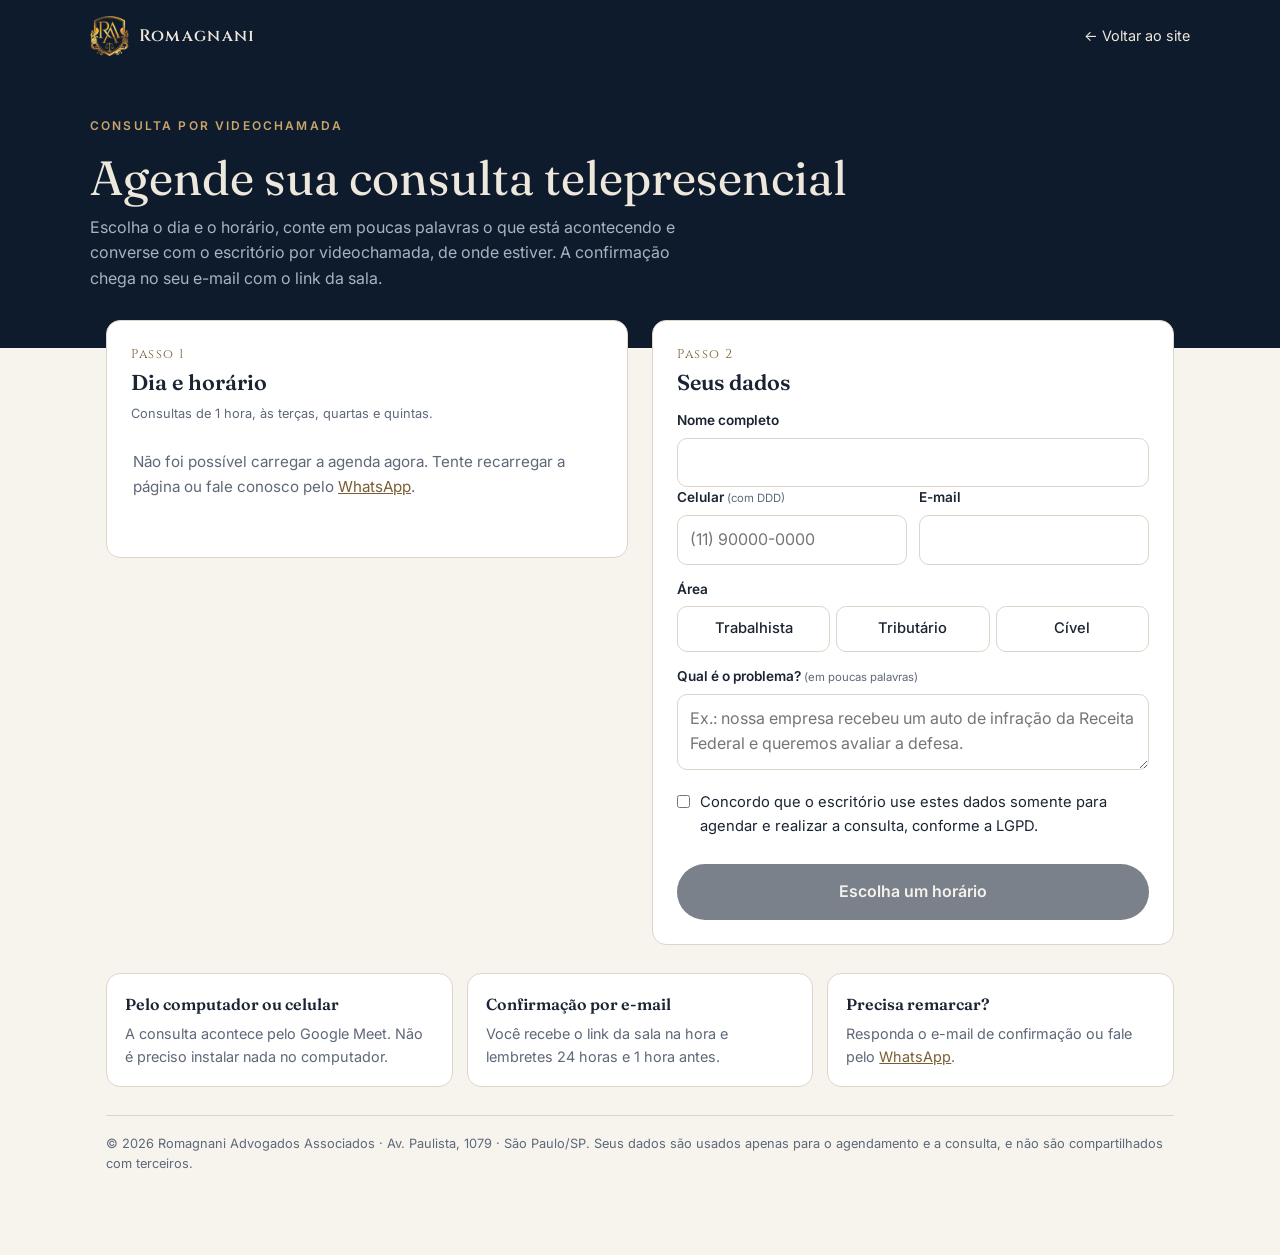
<file: static/agendar/index.html>
<!doctype html>
<html lang="pt-BR">
<head>
<meta charset="utf-8">
<meta name="viewport" content="width=device-width, initial-scale=1">
<title>Agende sua consulta telepresencial — Romagnani Advogados</title>
<meta name="description" content="Agende uma consulta por videochamada com a Romagnani Advogados Associados nas áreas Trabalhista, Tributária e Cível.">
<meta property="og:title" content="Agende sua consulta telepresencial — Romagnani Advogados">
<meta property="og:description" content="Escolha o dia e o horário e converse com o escritório por videochamada.">
<meta property="og:url" content="https://www.raa.com.br/agendar/">
<meta name="theme-color" content="#0E1B2C">
<link rel="icon" href="../favicon.png" type="image/png">
<link rel="preconnect" href="https://fonts.googleapis.com">
<link rel="preconnect" href="https://fonts.gstatic.com" crossorigin>
<link href="https://fonts.googleapis.com/css2?family=Fraunces:ital,opsz,wght@0,9..144,400;0,9..144,600;1,9..144,400&family=Inter:wght@400;500;600&family=Cinzel:wght@600&display=swap" rel="stylesheet">
<link rel="stylesheet" href="../utilitarios/estilo.css">
<style>
.grid{grid-template-columns:minmax(0,6fr) minmax(0,6fr)}
.passo{font-family:"Cinzel",serif;color:var(--brass-ink);font-size:.8rem;letter-spacing:.12em;display:block;margin-bottom:4px}
.dias2{display:flex;gap:8px;overflow-x:auto;padding:2px 2px 10px;scroll-snap-type:x mandatory}
.dia2{flex:0 0 auto;scroll-snap-align:start;min-width:84px;text-align:center;padding:10px 8px;border:1px solid var(--line);border-radius:12px;background:#fff;cursor:pointer;font:inherit;color:var(--text)}
.dia2 small{display:block;font-size:.72rem;letter-spacing:.08em;text-transform:uppercase;color:var(--muted)}
.dia2 b{display:block;font-family:"Fraunces",Georgia,serif;font-size:1.5rem;font-weight:600;line-height:1.2}
.dia2 span{font-size:.78rem;color:var(--muted)}
.dia2[aria-pressed="true"]{background:var(--ink);border-color:var(--ink);color:var(--on-ink)}
.dia2[aria-pressed="true"] small,.dia2[aria-pressed="true"] span{color:var(--brass-2)}
.horas{display:grid;grid-template-columns:repeat(3,1fr);gap:10px;margin-top:14px}
.hora{padding:14px 8px;border:1px solid var(--line);border-radius:12px;background:#fff;font:inherit;font-weight:600;font-size:1.05rem;cursor:pointer;color:var(--text);font-variant-numeric:tabular-nums}
.hora small{display:block;font-weight:400;font-size:.75rem;color:var(--muted)}
.hora[aria-pressed="true"]{background:var(--brass-2);border-color:var(--brass);color:var(--ink)}
.hora[aria-pressed="true"] small{color:var(--ink)}
.dia2:focus-visible,.hora:focus-visible{outline:2px solid var(--brass-2);outline-offset:2px}
.escolha{margin-top:18px;padding:14px 16px;border-radius:12px;background:var(--paper);font-size:.95rem}
.escolha b{color:var(--ink)}
.enviar{width:100%;margin-top:20px;padding:15px;border:0;border-radius:999px;background:var(--ink);color:var(--on-ink);font:inherit;font-weight:600;font-size:1rem;cursor:pointer}
.enviar:disabled{opacity:.55;cursor:default}
.erro{display:none;margin-top:14px;padding:12px 14px;border-radius:10px;background:#FBE9E7;color:#8a2a18;font-size:.92rem}
.seg label{position:relative}
.armadilha{position:absolute;left:-9999px;width:1px;height:1px;overflow:hidden}
.vazio{color:var(--muted);font-size:.95rem;padding:10px 0}
.load{display:inline-block;width:18px;height:18px;border:2px solid var(--line);border-top-color:var(--brass);border-radius:50%;animation:g .8s linear infinite;vertical-align:-4px;margin-right:8px}
@keyframes g{to{transform:rotate(360deg)}}
.ok{max-width:640px;margin:0 auto;text-align:center}
.ok .selo{width:64px;height:64px;border-radius:50%;background:#E3F1E9;color:var(--ok);display:grid;place-items:center;margin:0 auto 14px}
.ok .quando{font-family:"Fraunces",Georgia,serif;font-size:1.45rem;color:var(--ink);margin:6px 0 14px}
.ok .meet{display:inline-block;margin:10px 0 4px;padding:13px 24px;border-radius:999px;background:var(--ink);color:var(--on-ink);text-decoration:none;font-weight:600}
.como{display:grid;grid-template-columns:repeat(auto-fit,minmax(200px,1fr));gap:14px;margin-top:28px}
.como div{background:var(--card);border:1px solid var(--line);border-radius:14px;padding:18px}
.como b{display:block;font-family:"Fraunces",Georgia,serif;font-weight:600;margin-bottom:4px}
.como p{font-size:.9rem;color:var(--muted)}
@media (max-width:860px){.grid{grid-template-columns:minmax(0,1fr)}}
@media (prefers-reduced-motion:reduce){.load{animation:none}}
</style>
</head>
<body>
<div class="bar"><div><a class="home" href="../"><img src="../img/brasao.webp" alt=""><b>Romagnani</b></a><a class="voltar" href="../">← Voltar ao site</a></div></div>
<header class="hero"><div>
  <span class="eyebrow">Consulta por videochamada</span>
  <h1>Agende sua consulta telepresencial</h1>
  <p>Escolha o dia e o horário, conte em poucas palavras o que está acontecendo e converse com o escritório por videochamada, de onde estiver. A confirmação chega no seu e-mail com o link da sala.</p>
</div></header>
<main>
  <form id="f" class="grid" novalidate>
    <section class="card" aria-labelledby="t1">
      <span class="passo">Passo 1</span>
      <h2 id="t1">Dia e horário</h2>
      <p class="hint" style="margin:-6px 0 14px">Consultas de 1 hora, às terças, quartas e quintas.</p>
      <div id="dias" class="dias2" role="group" aria-label="Dias disponíveis"><p class="vazio"><span class="load"></span>Carregando horários…</p></div>
      <div id="horas" class="horas" role="group" aria-label="Horários disponíveis"></div>
      <div id="escolha" class="escolha" hidden></div>
    </section>

    <section class="card" aria-labelledby="t2">
      <span class="passo">Passo 2</span>
      <h2 id="t2">Seus dados</h2>
      <label for="nome">Nome completo</label>
      <input id="nome" name="nome" autocomplete="name" required maxlength="100">
      <div class="row">
        <div><label for="celular">Celular <small>(com DDD)</small></label>
          <input id="celular" name="celular" type="tel" inputmode="tel" autocomplete="tel" required maxlength="20" placeholder="(11) 90000-0000"></div>
        <div><label for="email">E-mail</label>
          <input id="email" name="email" type="email" autocomplete="email" required maxlength="120"></div>
      </div>
      <label>Área</label>
      <div class="seg" role="radiogroup" aria-label="Área da consulta">
        <label><input type="radio" name="area" value="Trabalhista" required><span>Trabalhista</span></label>
        <label><input type="radio" name="area" value="Tributário"><span>Tributário</span></label>
        <label><input type="radio" name="area" value="Cível"><span>Cível</span></label>
      </div>
      <label for="resumo">Qual é o problema? <small>(em poucas palavras)</small></label>
      <textarea id="resumo" name="resumo" required maxlength="800" placeholder="Ex.: nossa empresa recebeu um auto de infração da Receita Federal e queremos avaliar a defesa."></textarea>
      <div class="armadilha" aria-hidden="true"><label for="site">Site</label><input id="site" name="site" tabindex="-1" autocomplete="off"></div>
      <label class="check"><input type="checkbox" id="consent" required> <span>Concordo que o escritório use estes dados somente para agendar e realizar a consulta, conforme a LGPD.</span></label>
      <button class="enviar" id="enviar" type="submit" disabled>Escolha um horário</button>
      <div class="erro" id="erro" role="alert"></div>
    </section>
  </form>

  <div class="como">
    <div><b>Pelo computador ou celular</b><p>A consulta acontece pelo Google Meet. Não é preciso instalar nada no computador.</p></div>
    <div><b>Confirmação por e-mail</b><p>Você recebe o link da sala na hora e lembretes 24 horas e 1 hora antes.</p></div>
    <div><b>Precisa remarcar?</b><p>Responda o e-mail de confirmação ou fale pelo <a href="https://wa.me/5511996491980" target="_blank" rel="noopener">WhatsApp</a>.</p></div>
  </div>
  <p class="fine">© <span data-ano></span> Romagnani Advogados Associados · Av. Paulista, 1079 · São Paulo/SP. Seus dados são usados apenas para o agendamento e a consulta, e não são compartilhados com terceiros.</p>
</main>
<script>
// Serviço de agenda (Google Apps Script na conta roberto@raa.com.br; código em agenda/ no repositório).
const API = "https://script.google.com/macros/s/AKfycbyzl_ioReb2ybK6LSGlUOg7YMGQpyZgDJ_uv3l-voCHLw0IHiUT8nCHL6IxVR-A5f6qCg/exec";
const $ = id => document.getElementById(id);
const SEM = ["dom", "seg", "ter", "qua", "qui", "sex", "sáb"];
const SEM_LONGO = ["domingo", "segunda-feira", "terça-feira", "quarta-feira", "quinta-feira", "sexta-feira", "sábado"];
const MES = ["jan", "fev", "mar", "abr", "mai", "jun", "jul", "ago", "set", "out", "nov", "dez"];
const MES_LONGO = ["janeiro", "fevereiro", "março", "abril", "maio", "junho", "julho", "agosto", "setembro", "outubro", "novembro", "dezembro"];
const data = ymd => new Date(ymd + "T12:00:00");
let dias = [], diaSel = null, horaSel = null, enviando = false;

function erro(msg) { $("erro").textContent = msg || ""; $("erro").style.display = msg ? "block" : "none"; }

async function carregar() {
  diaSel = horaSel = null;
  $("horas").innerHTML = ""; $("escolha").hidden = true; atualizar();
  try {
    const r = await (await fetch(API + "?acao=horarios", { cache: "no-store" })).json();
    if (!r.ok) throw new Error(r.erro);
    dias = r.dias;
  } catch (e) {
    $("dias").innerHTML = '<p class="vazio">Não foi possível carregar a agenda agora. Tente recarregar a página ou fale conosco pelo <a href="https://wa.me/5511996491980" target="_blank" rel="noopener">WhatsApp</a>.</p>';
    return;
  }
  if (!dias.length) {
    $("dias").innerHTML = '<p class="vazio">Todos os horários dos próximos dias já foram reservados. Fale conosco pelo <a href="https://wa.me/5511996491980" target="_blank" rel="noopener">WhatsApp</a> para encontrarmos outra data.</p>';
    return;
  }
  $("dias").innerHTML = dias.map((d, i) => {
    const x = data(d.data);
    return `<button type="button" class="dia2" data-i="${i}" aria-pressed="false"><small>${SEM[x.getDay()]}</small><b>${x.getDate()}</b><span>${MES[x.getMonth()]}</span></button>`;
  }).join("");
  escolherDia(0);
}

function escolherDia(i) {
  diaSel = dias[i]; horaSel = null;
  document.querySelectorAll(".dia2").forEach(b => b.setAttribute("aria-pressed", b.dataset.i == i));
  $("horas").innerHTML = diaSel.horarios.map(h => {
    const fim = String(+h.slice(0, 2) + 1).padStart(2, "0") + ":00";
    return `<button type="button" class="hora" data-h="${h}" aria-pressed="false">${h}<small>até ${fim}</small></button>`;
  }).join("");
  atualizar();
}

function quando() {
  const x = data(diaSel.data);
  return `${SEM_LONGO[x.getDay()]}, ${x.getDate()} de ${MES_LONGO[x.getMonth()]}, às ${horaSel.replace(":00", "h")}`;
}

function atualizar() {
  const b = $("enviar");
  if (!b) return;
  $("escolha").hidden = !horaSel;
  if (horaSel) $("escolha").innerHTML = `Consulta em <b>${quando()}</b> (horário de Brasília).`;
  b.disabled = !horaSel || enviando;
  b.textContent = enviando ? "Confirmando…" : horaSel ? "Confirmar agendamento" : "Escolha um horário";
}

$("dias").addEventListener("click", e => { const b = e.target.closest(".dia2"); if (b) escolherDia(+b.dataset.i); });
$("horas").addEventListener("click", e => {
  const b = e.target.closest(".hora"); if (!b) return;
  horaSel = b.dataset.h;
  document.querySelectorAll(".hora").forEach(x => x.setAttribute("aria-pressed", x === b));
  atualizar(); erro();
});

$("f").addEventListener("submit", async e => {
  e.preventDefault(); erro();
  const f = e.target, area = f.querySelector("input[name=area]:checked");
  const dig = $("celular").value.replace(/\D/g, "");
  const falta = [
    [$("nome").value.trim().length < 3, "Informe seu nome completo.", $("nome")],
    [dig.length < 10 || dig.length > 13, "Informe um celular válido, com DDD.", $("celular")],
    [!$("email").checkValidity() || !$("email").value, "Informe um e-mail válido.", $("email")],
    [!area, "Escolha a área da consulta.", f.querySelector("input[name=area]")],
    [$("resumo").value.trim().length < 10, "Conte em poucas palavras qual é o problema.", $("resumo")],
    [!$("consent").checked, "É preciso concordar com o uso dos dados para o agendamento.", $("consent")],
  ].find(x => x[0]);
  if (falta) { erro(falta[1]); falta[2].focus(); return; }

  enviando = true; atualizar();
  try {
    const r = await (await fetch(API, {
      method: "POST", headers: { "Content-Type": "text/plain;charset=utf-8" },
      body: JSON.stringify({
        acao: "reservar", data: diaSel.data, hora: horaSel,
        nome: $("nome").value, celular: $("celular").value, email: $("email").value,
        area: area.value, resumo: $("resumo").value, site: $("site").value, consentimento: true,
      }),
    })).json();
    if (!r.ok) {
      erro(r.erro);
      if (r.recarregar) carregar();
      return;
    }
    confirmado(r);
  } catch (err) {
    erro("Não foi possível confirmar agora. Verifique sua conexão e tente de novo, ou fale conosco pelo WhatsApp +55 11 99649-1980.");
  } finally {
    enviando = false; atualizar();
  }
});

function confirmado(r) {
  const esc = s => String(s).replace(/[&<>"]/g, c => ({ "&": "&amp;", "<": "&lt;", ">": "&gt;", '"': "&quot;" }[c]));
  $("f").outerHTML = `<section class="card ok" tabindex="-1" id="ok">
    <div class="selo"><svg width="30" height="30" viewBox="0 0 24 24" fill="none" stroke="currentColor" stroke-width="2.2"><path d="m5 12.5 4.5 4.5L19 7.5"/></svg></div>
    <span class="passo">Agendamento confirmado</span>
    <div class="quando">${esc(r.quando || quando())}</div>
    <p>Enviamos a confirmação para <b>${esc($("email").value)}</b>, com o link da sala. Se não encontrar, confira a caixa de spam.</p>
    ${r.meet ? `<a class="meet" href="${esc(r.meet)}" target="_blank" rel="noopener">Link da sala (Google Meet)</a>` : ""}
    <p class="hint" style="margin-top:14px">Você também receberá lembretes por e-mail antes da consulta.</p>
  </section>`;
  $("ok").focus();
  window.scrollTo({ top: 0, behavior: "smooth" });
}

document.querySelectorAll("[data-ano]").forEach(el => (el.textContent = new Date().getFullYear()));
// ?area=Tributário (vindo da página do diagnóstico fiscal) já deixa a área marcada
const areaUrl = new URLSearchParams(location.search).get("area");
document.querySelectorAll("input[name=area]").forEach(r => { if (r.value === areaUrl) r.checked = true; });
carregar();
</script>
</body>
</html>
</file>
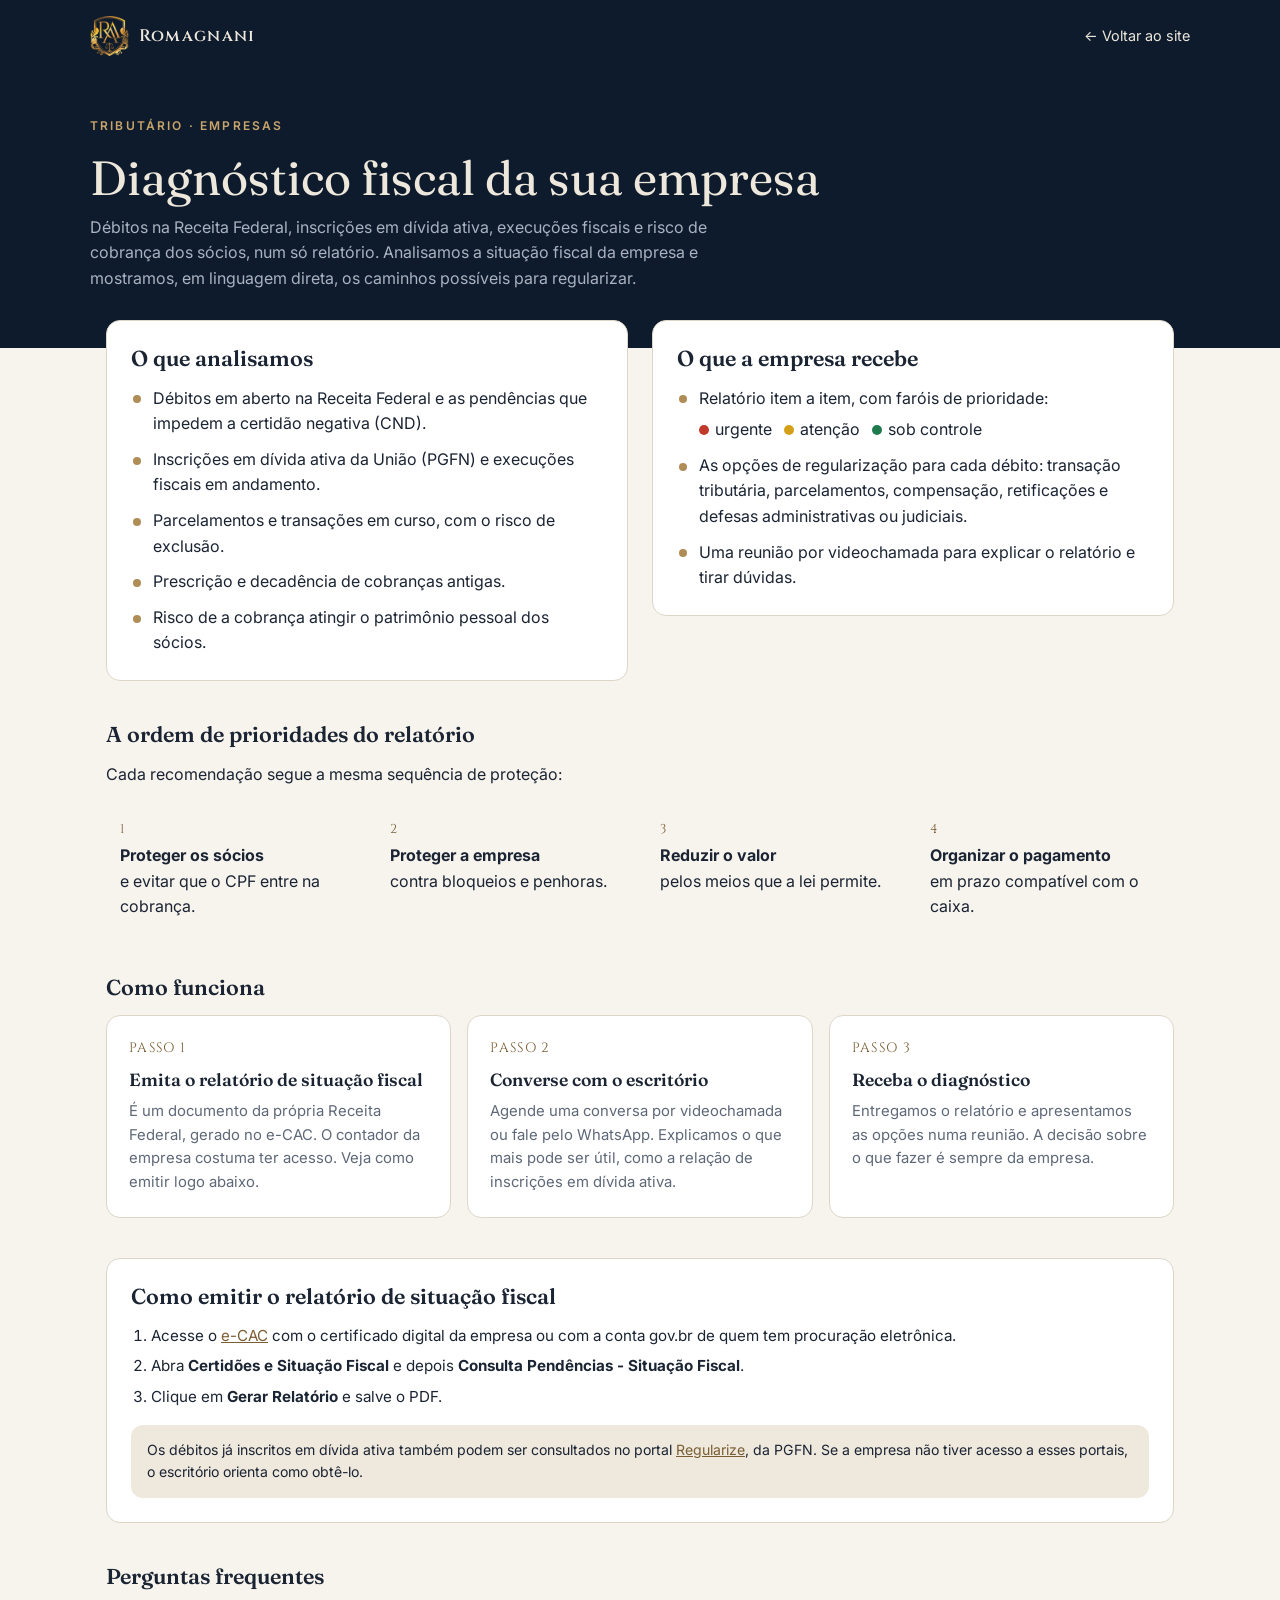
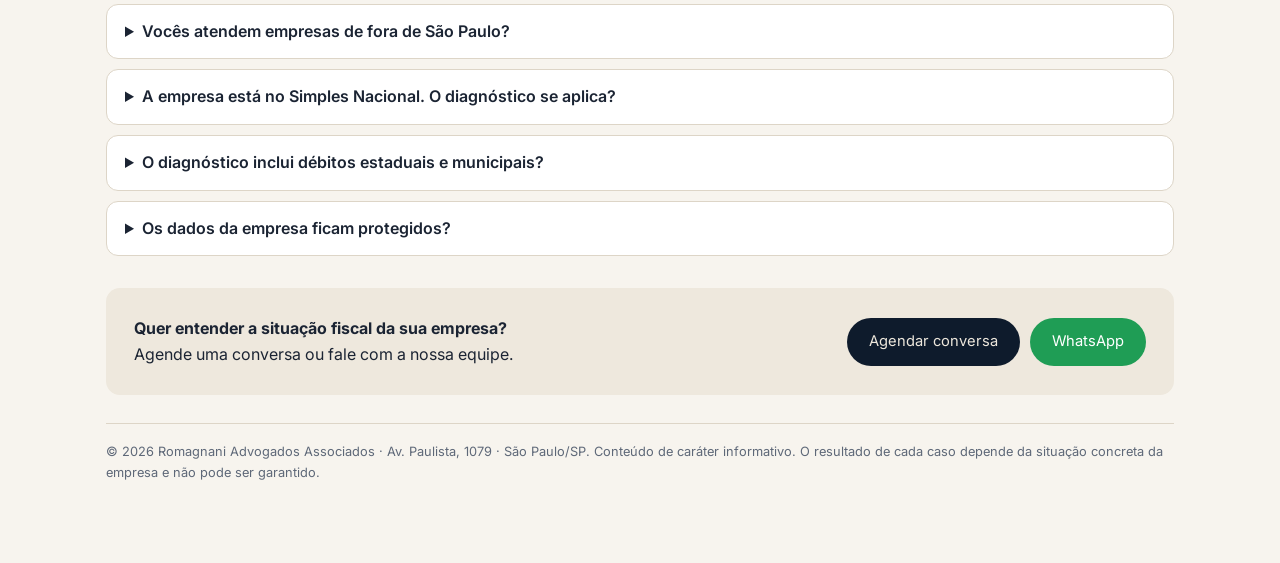
<file: static/diagnostico-fiscal/index.html>
<!doctype html>
<html lang="pt-BR">
<head>
<meta charset="utf-8">
<meta name="viewport" content="width=device-width, initial-scale=1">
<title>Diagnóstico fiscal da empresa — Romagnani Advogados</title>
<meta name="description" content="Diagnóstico da situação fiscal da empresa na Receita Federal e na PGFN: débitos, dívida ativa, execuções fiscais, risco aos sócios e caminhos de regularização, como transação tributária e parcelamentos.">
<meta property="og:title" content="Diagnóstico fiscal da empresa — Romagnani Advogados">
<meta property="og:description" content="Entenda os débitos da empresa na Receita Federal e na PGFN e os caminhos para regularizar.">
<meta property="og:url" content="https://www.raa.com.br/diagnostico-fiscal/">
<meta name="theme-color" content="#0E1B2C">
<link rel="icon" href="../favicon.png" type="image/png">
<link rel="preconnect" href="https://fonts.googleapis.com">
<link rel="preconnect" href="https://fonts.gstatic.com" crossorigin>
<link href="https://fonts.googleapis.com/css2?family=Fraunces:ital,opsz,wght@0,9..144,400;0,9..144,600;1,9..144,400&family=Inter:wght@400;500;600&family=Cinzel:wght@600&display=swap" rel="stylesheet">
<link rel="stylesheet" href="../utilitarios/estilo.css">
<style>
.grid{grid-template-columns:minmax(0,6fr) minmax(0,6fr)}
.lista{list-style:none;display:grid;gap:10px}
.lista li{padding-left:22px;position:relative}
.lista li::before{content:"";position:absolute;left:2px;top:.62em;width:8px;height:8px;border-radius:50%;background:var(--brass)}
.farol{display:inline-block;width:10px;height:10px;border-radius:50%;margin-right:6px;vertical-align:0}
.farol.v{background:#c0392b}.farol.a{background:#d4a017}.farol.g{background:var(--ok)}
.secao{margin-top:40px}
.passos{display:grid;grid-template-columns:repeat(auto-fit,minmax(240px,1fr));gap:16px;counter-reset:p}
.passos>div{background:var(--card);border:1px solid var(--line);border-radius:14px;padding:22px}
.passos .n{font-family:"Cinzel",serif;color:var(--brass-ink);font-size:.85rem;letter-spacing:.1em;display:block;margin-bottom:6px}
.passos b{display:block;font-family:"Fraunces",Georgia,serif;font-weight:600;font-size:1.1rem;margin-bottom:6px}
.passos p{font-size:.93rem;color:var(--muted)}
ol.ecac{margin:6px 0 0 20px;display:grid;gap:6px;font-size:.95rem}
.prior{display:grid;grid-template-columns:repeat(auto-fit,minmax(200px,1fr));gap:12px;margin-top:14px}
.prior div{background:var(--paper);border-radius:12px;padding:14px}
.prior span{font-family:"Cinzel",serif;color:var(--brass-ink);font-size:.8rem;letter-spacing:.1em}
.prior b{display:block;margin-top:2px}
details{background:var(--card);border:1px solid var(--line);border-radius:12px;padding:14px 18px}
details+details{margin-top:10px}
summary{cursor:pointer;font-weight:600}
details p{margin-top:8px;color:var(--muted);font-size:.95rem}
.cta .btns{display:flex;gap:10px;flex-wrap:wrap}
@media (max-width:860px){.grid{grid-template-columns:minmax(0,1fr)}}
</style>
</head>
<body>
<div class="bar"><div><a class="home" href="../"><img src="../img/brasao.webp" alt=""><b>Romagnani</b></a><a class="voltar" href="../">← Voltar ao site</a></div></div>
<header class="hero"><div>
  <span class="eyebrow">Tributário · Empresas</span>
  <h1>Diagnóstico fiscal da sua empresa</h1>
  <p>Débitos na Receita Federal, inscrições em dívida ativa, execuções fiscais e risco de cobrança dos sócios, num só relatório. Analisamos a situação fiscal da empresa e mostramos, em linguagem direta, os caminhos possíveis para regularizar.</p>
</div></header>
<main>
  <div class="grid">
    <section class="card" aria-labelledby="t1">
      <h2 id="t1">O que analisamos</h2>
      <ul class="lista">
        <li>Débitos em aberto na Receita Federal e as pendências que impedem a certidão negativa (CND).</li>
        <li>Inscrições em dívida ativa da União (PGFN) e execuções fiscais em andamento.</li>
        <li>Parcelamentos e transações em curso, com o risco de exclusão.</li>
        <li>Prescrição e decadência de cobranças antigas.</li>
        <li>Risco de a cobrança atingir o patrimônio pessoal dos sócios.</li>
      </ul>
    </section>
    <section class="card" aria-labelledby="t2">
      <h2 id="t2">O que a empresa recebe</h2>
      <ul class="lista">
        <li>Relatório item a item, com faróis de prioridade:
          <span style="display:block;margin-top:6px"><span class="farol v"></span>urgente &nbsp; <span class="farol a"></span>atenção &nbsp; <span class="farol g"></span>sob controle</span></li>
        <li>As opções de regularização para cada débito: transação tributária, parcelamentos, compensação, retificações e defesas administrativas ou judiciais.</li>
        <li>Uma reunião por videochamada para explicar o relatório e tirar dúvidas.</li>
      </ul>
    </section>
  </div>

  <section class="secao" aria-labelledby="t3">
    <h2 id="t3">A ordem de prioridades do relatório</h2>
    <p>Cada recomendação segue a mesma sequência de proteção:</p>
    <div class="prior">
      <div><span>1</span><b>Proteger os sócios</b>e evitar que o CPF entre na cobrança.</div>
      <div><span>2</span><b>Proteger a empresa</b>contra bloqueios e penhoras.</div>
      <div><span>3</span><b>Reduzir o valor</b>pelos meios que a lei permite.</div>
      <div><span>4</span><b>Organizar o pagamento</b>em prazo compatível com o caixa.</div>
    </div>
  </section>

  <section class="secao" aria-labelledby="t4">
    <h2 id="t4">Como funciona</h2>
    <div class="passos">
      <div><span class="n">PASSO 1</span><b>Emita o relatório de situação fiscal</b><p>É um documento da própria Receita Federal, gerado no e-CAC. O contador da empresa costuma ter acesso. Veja como emitir logo abaixo.</p></div>
      <div><span class="n">PASSO 2</span><b>Converse com o escritório</b><p>Agende uma conversa por videochamada ou fale pelo WhatsApp. Explicamos o que mais pode ser útil, como a relação de inscrições em dívida ativa.</p></div>
      <div><span class="n">PASSO 3</span><b>Receba o diagnóstico</b><p>Entregamos o relatório e apresentamos as opções numa reunião. A decisão sobre o que fazer é sempre da empresa.</p></div>
    </div>
  </section>

  <section class="secao card" aria-labelledby="t5">
    <h2 id="t5">Como emitir o relatório de situação fiscal</h2>
    <ol class="ecac">
      <li>Acesse o <a href="https://cav.receita.fazenda.gov.br/" target="_blank" rel="noopener">e-CAC</a> com o certificado digital da empresa ou com a conta gov.br de quem tem procuração eletrônica.</li>
      <li>Abra <b>Certidões e Situação Fiscal</b> e depois <b>Consulta Pendências - Situação Fiscal</b>.</li>
      <li>Clique em <b>Gerar Relatório</b> e salve o PDF.</li>
    </ol>
    <p class="note">Os débitos já inscritos em dívida ativa também podem ser consultados no portal <a href="https://www.regularize.pgfn.gov.br/" target="_blank" rel="noopener">Regularize</a>, da PGFN. Se a empresa não tiver acesso a esses portais, o escritório orienta como obtê-lo.</p>
  </section>

  <section class="secao" aria-labelledby="t6">
    <h2 id="t6">Perguntas frequentes</h2>
    <details><summary>Vocês atendem empresas de fora de São Paulo?</summary><p>Sim. Receita Federal, PGFN e a justiça federal funcionam pela internet em todo o país, e o atendimento é feito por videochamada, de onde a empresa estiver.</p></details>
    <details><summary>A empresa está no Simples Nacional. O diagnóstico se aplica?</summary><p>Sim. Débitos do Simples Nacional com a Receita e a PGFN entram na análise, inclusive os que podem levar à exclusão do regime.</p></details>
    <details><summary>O diagnóstico inclui débitos estaduais e municipais?</summary><p>O foco são os tributos federais. Débitos de ICMS, ISS, IPTU e outros podem ser incluídos mediante o envio dos documentos correspondentes.</p></details>
    <details><summary>Os dados da empresa ficam protegidos?</summary><p>Sim. As informações são cobertas pelo sigilo profissional do advogado e tratadas conforme a LGPD, apenas para a análise.</p></details>
  </section>

  <div class="cta">
    <p><strong>Quer entender a situação fiscal da sua empresa?</strong><br>Agende uma conversa ou fale com a nossa equipe.</p>
    <div class="btns">
      <a href="../agendar/?area=Tributário">Agendar conversa</a>
      <a class="wa" href="https://wa.me/5511996491980?text=Ol%C3%A1%2C%20gostaria%20de%20falar%20sobre%20o%20diagn%C3%B3stico%20fiscal%20da%20minha%20empresa." target="_blank" rel="noopener">WhatsApp</a>
    </div>
  </div>
  <p class="fine">© <span data-ano></span> Romagnani Advogados Associados · Av. Paulista, 1079 · São Paulo/SP. Conteúdo de caráter informativo. O resultado de cada caso depende da situação concreta da empresa e não pode ser garantido.</p>
</main>
<script src="../utilitarios/comum.js"></script>
</body>
</html>
</file>
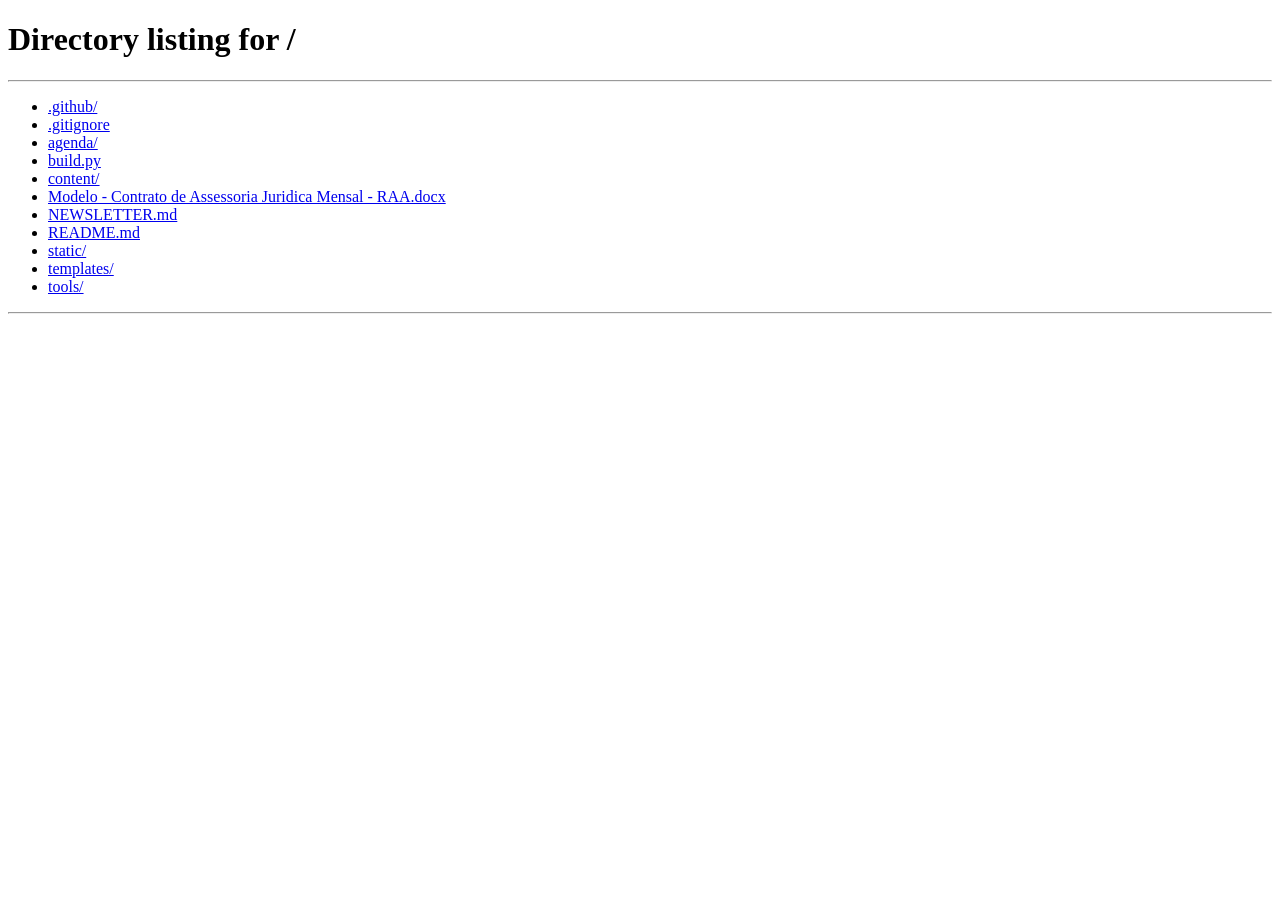
<file: static/site-raa/index.html>
<!doctype html><html lang="pt-BR"><head><meta charset="utf-8"><title>Romagnani Advogados Associados</title>
<link rel="canonical" href="https://www.raa.com.br/"><meta http-equiv="refresh" content="0; url=/">
<script>location.replace("/" + location.hash)</script></head><body><a href="/">Ir para o site</a></body></html>
</file>
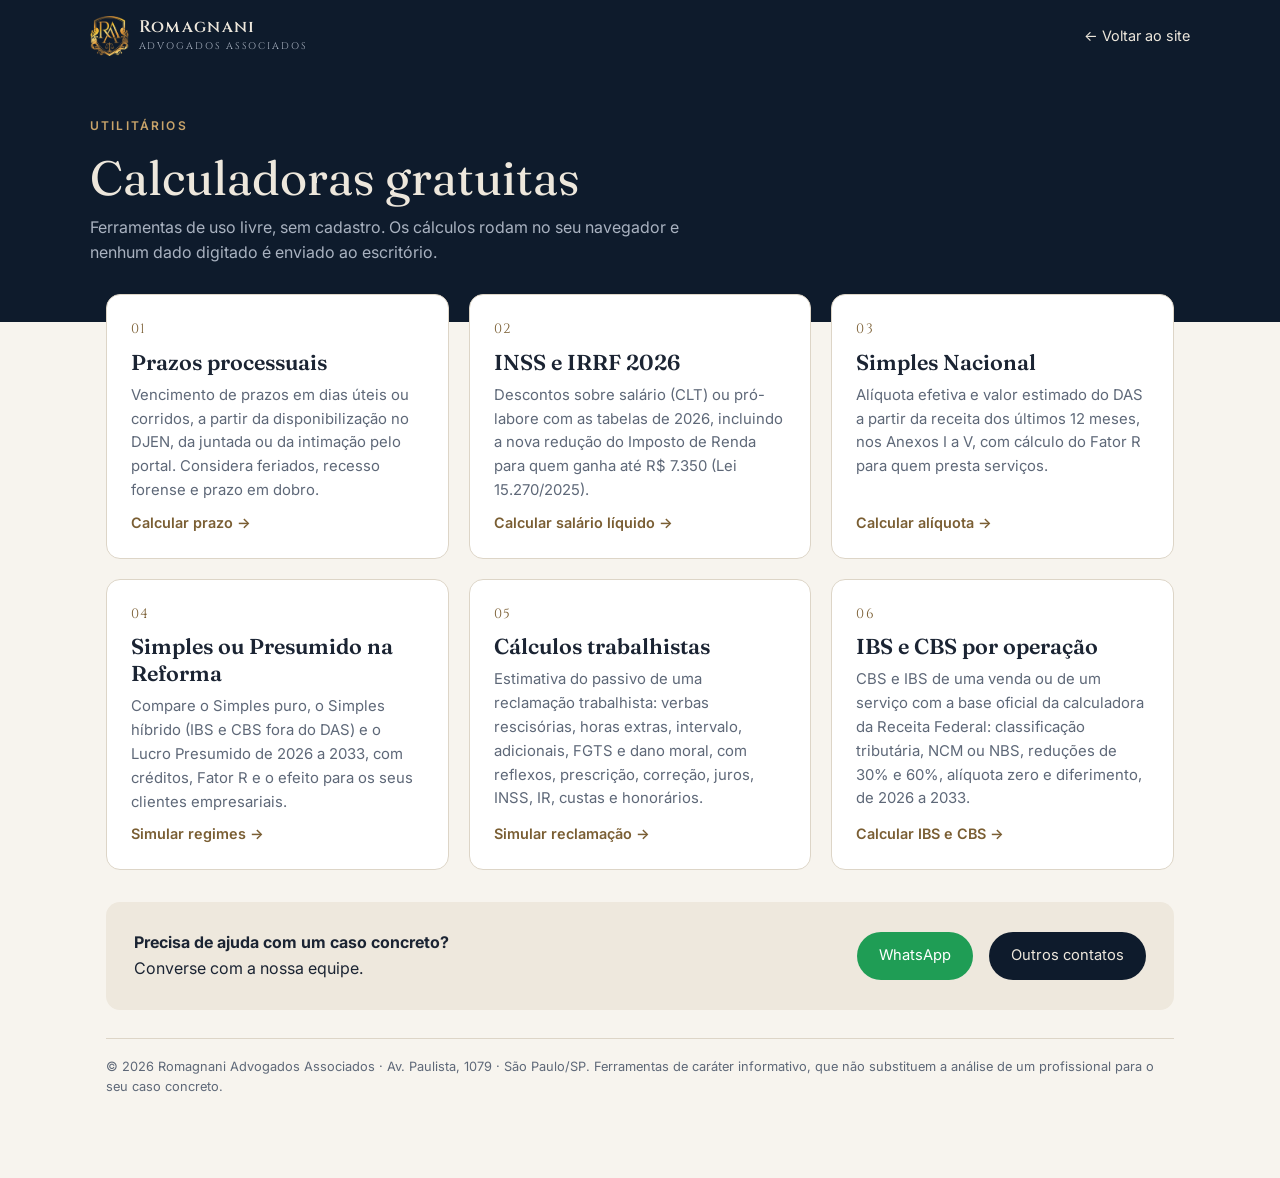
<file: static/utilitarios/index.html>
<!doctype html>
<html lang="pt-BR">
<head>
<meta charset="utf-8">
<meta name="viewport" content="width=device-width, initial-scale=1">
<title>Utilitários jurídicos e tributários — Romagnani Advogados</title>
<meta name="description" content="Calculadoras gratuitas do escritório Romagnani Advogados: INSS e IRRF 2026, alíquota do Simples Nacional com Fator R e prazos processuais em dias úteis e simulador Simples ou Lucro Presumido na Reforma Tributária e cálculo do IBS e da CBS por operação.">
<meta property="og:title" content="Utilitários — Romagnani Advogados">
<meta property="og:description" content="Calculadoras gratuitas: INSS e IRRF 2026, Simples Nacional, prazos processuais, simulador da Reforma Tributária e IBS/CBS por operação.">
<meta property="og:url" content="https://www.raa.com.br/utilitarios/">
<meta name="theme-color" content="#0E1B2C">
<link rel="icon" href="../favicon.png" type="image/png">
<link rel="preconnect" href="https://fonts.googleapis.com">
<link rel="preconnect" href="https://fonts.gstatic.com" crossorigin>
<link href="https://fonts.googleapis.com/css2?family=Fraunces:ital,opsz,wght@0,9..144,400;0,9..144,600;1,9..144,400&family=Inter:wght@400;500;600&family=Cinzel:wght@600&display=swap" rel="stylesheet">
<link rel="stylesheet" href="estilo.css?v=20261119b">
</head>
<body>
<div class="bar"><div><a class="home" href="../"><img src="../img/brasao.webp" alt=""><span><b>Romagnani</b><small>Advogados Associados</small></span></a><a class="voltar" href="../">← Voltar ao site</a></div></div>
<header class="hero"><div>
  <span class="eyebrow">Utilitários</span>
  <h1>Calculadoras gratuitas</h1>
  <p>Ferramentas de uso livre, sem cadastro. Os cálculos rodam no seu navegador e nenhum dado digitado é enviado ao escritório.</p>
</div></header>
<main>
  <div class="tools">
    <a class="tool" href="prazos-processuais.html">
      <span class="n">01</span>
      <h2>Prazos processuais</h2>
      <p>Vencimento de prazos em dias úteis ou corridos, a partir da disponibilização no DJEN, da juntada ou da intimação pelo portal. Considera feriados, recesso forense e prazo em dobro.</p>
      <em>Calcular prazo →</em>
    </a>
    <a class="tool" href="inss-irrf.html">
      <span class="n">02</span>
      <h2>INSS e IRRF 2026</h2>
      <p>Descontos sobre salário (CLT) ou pró-labore com as tabelas de 2026, incluindo a nova redução do Imposto de Renda para quem ganha até R$ 7.350 (Lei 15.270/2025).</p>
      <em>Calcular salário líquido →</em>
    </a>
    <a class="tool" href="simples-nacional.html">
      <span class="n">03</span>
      <h2>Simples Nacional</h2>
      <p>Alíquota efetiva e valor estimado do DAS a partir da receita dos últimos 12 meses, nos Anexos I a V, com cálculo do Fator R para quem presta serviços.</p>
      <em>Calcular alíquota →</em>
    </a>
    <a class="tool" href="simples-ou-presumido.html">
      <span class="n">04</span>
      <h2>Simples ou Presumido na Reforma</h2>
      <p>Compare o Simples puro, o Simples híbrido (IBS e CBS fora do DAS) e o Lucro Presumido de 2026 a 2033, com créditos, Fator R e o efeito para os seus clientes empresariais.</p>
      <em>Simular regimes →</em>
    </a>
    <a class="tool" href="calculos-trabalhistas.html">
      <span class="n">05</span>
      <h2>Cálculos trabalhistas</h2>
      <p>Estimativa do passivo de uma reclamação trabalhista: verbas rescisórias, horas extras, intervalo, adicionais, FGTS e dano moral, com reflexos, prescrição, correção, juros, INSS, IR, custas e honorários.</p>
      <em>Simular reclamação →</em>
    </a>
    <a class="tool" href="ibs-cbs-operacao.html">
      <span class="n">06</span>
      <h2>IBS e CBS por operação</h2>
      <p>CBS e IBS de uma venda ou de um serviço com a base oficial da calculadora da Receita Federal: classificação tributária, NCM ou NBS, reduções de 30% e 60%, alíquota zero e diferimento, de 2026 a 2033.</p>
      <em>Calcular IBS e CBS →</em>
    </a>
  </div>
  <div class="cta">
    <p><strong>Precisa de ajuda com um caso concreto?</strong><br>Converse com a nossa equipe.</p>
    <a class="wa" href="https://wa.me/5511996491980" target="_blank" rel="noopener">WhatsApp</a>
    <a href="../#contato">Outros contatos</a>
  </div>
  <p class="fine">© <span data-ano></span> Romagnani Advogados Associados · Av. Paulista, 1079 · São Paulo/SP. Ferramentas de caráter informativo, que não substituem a análise de um profissional para o seu caso concreto.</p>
</main>
<script src="comum.js"></script>
</body>
</html>
</file>
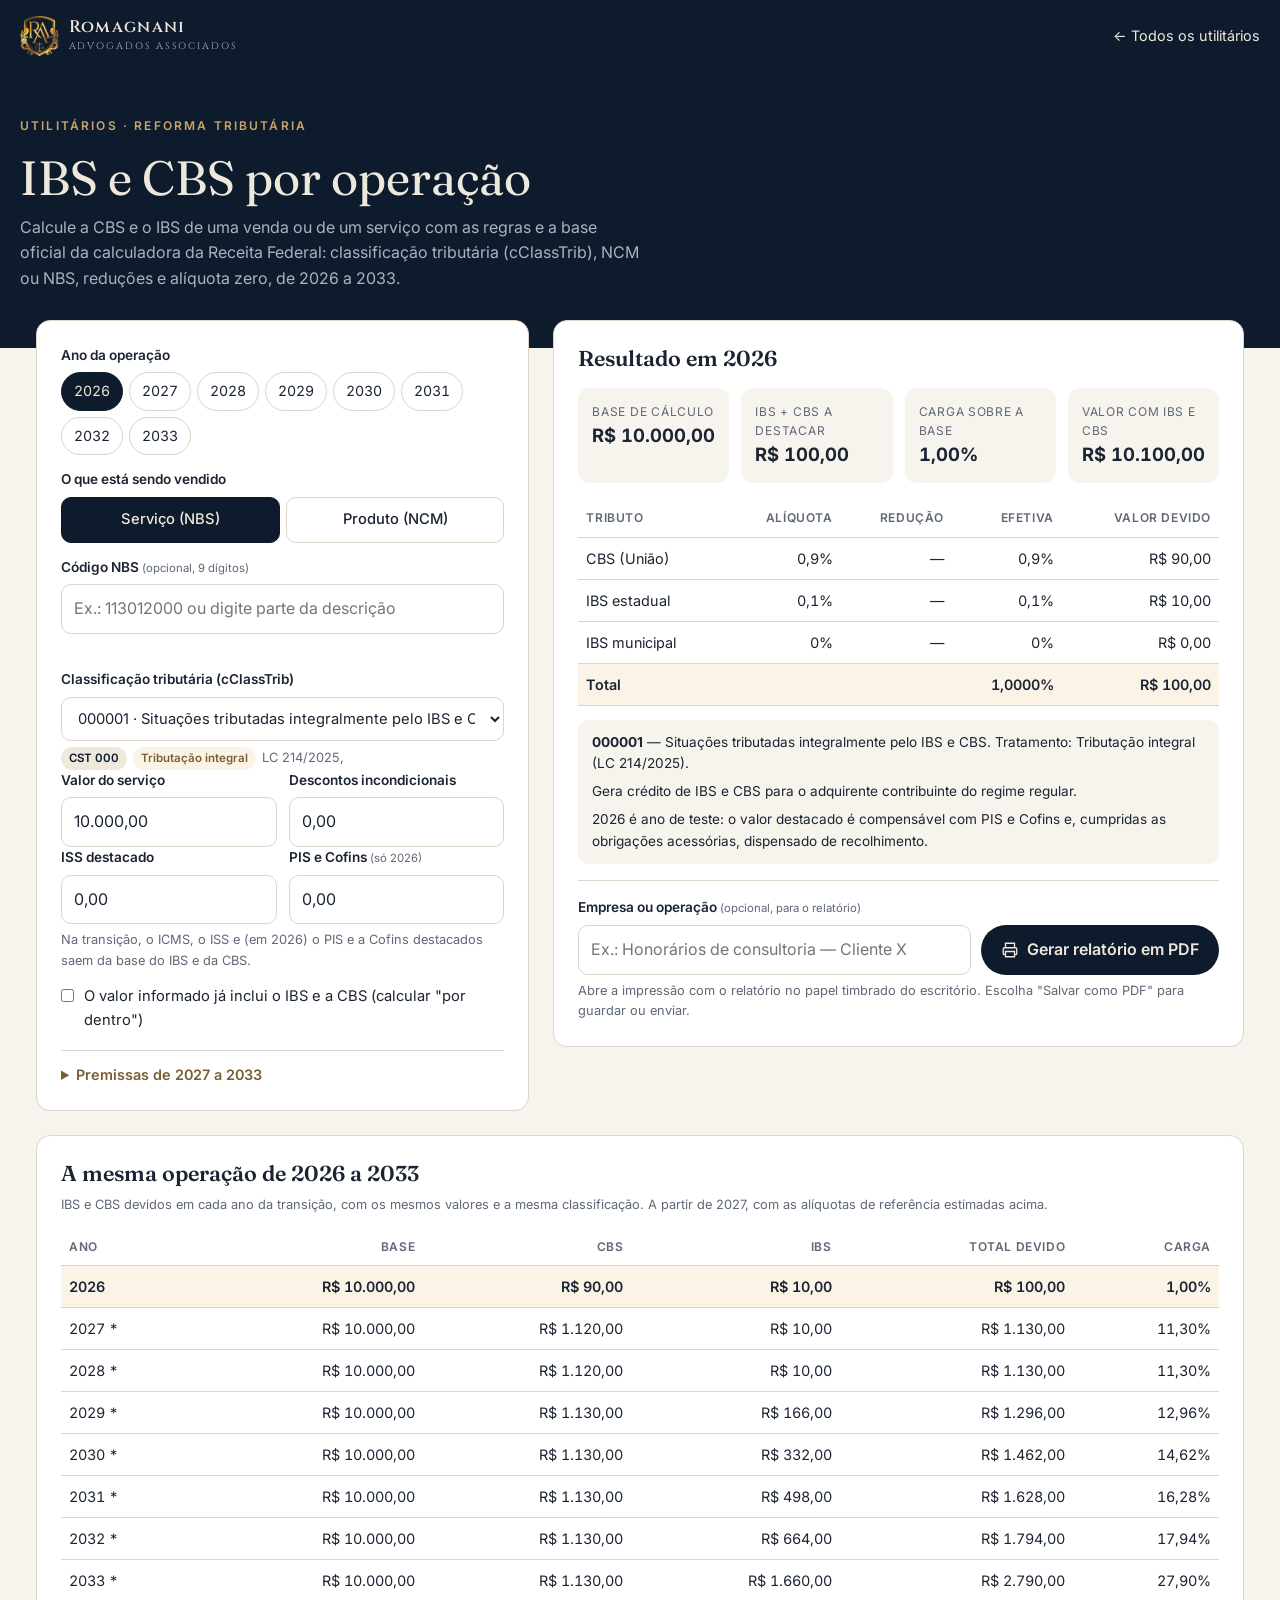
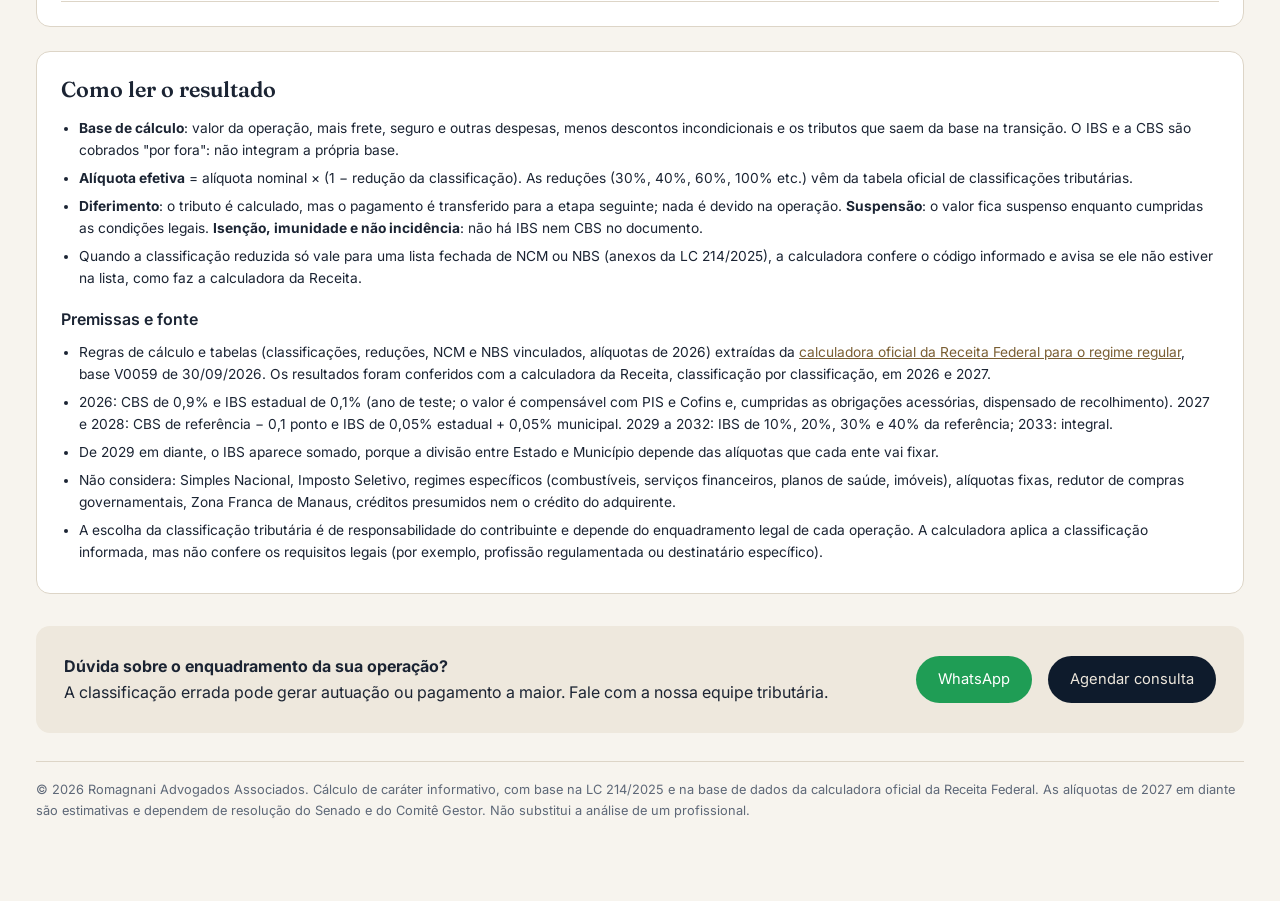
<file: static/utilitarios/ibs-cbs-operacao.html>
<!doctype html>
<html lang="pt-BR">
<head>
<meta charset="utf-8">
<meta name="viewport" content="width=device-width, initial-scale=1">
<title>IBS e CBS por operação: calculadora da Reforma Tributária — Romagnani Advogados</title>
<meta name="description" content="Calcule a CBS e o IBS de uma venda ou prestação de serviço com as regras e a base oficial da calculadora da Receita Federal: classificação tributária (cClassTrib), reduções de 30%, 60% e alíquota zero, NCM e NBS, de 2026 a 2033.">
<meta property="og:title" content="IBS e CBS por operação — calculadora da Reforma Tributária">
<meta property="og:description" content="CBS e IBS de cada venda ou serviço, com a base oficial da Receita Federal, de 2026 a 2033.">
<meta property="og:url" content="https://www.raa.com.br/utilitarios/ibs-cbs-operacao.html">
<meta name="theme-color" content="#0E1B2C">
<link rel="icon" href="../favicon.png" type="image/png">
<link rel="preconnect" href="https://fonts.googleapis.com">
<link rel="preconnect" href="https://fonts.gstatic.com" crossorigin>
<link href="https://fonts.googleapis.com/css2?family=Fraunces:ital,opsz,wght@0,9..144,400;0,9..144,600;1,9..144,400&family=Inter:wght@400;500;600&family=Cinzel:wght@600&display=swap" rel="stylesheet">
<link rel="stylesheet" href="estilo.css?v=20261119b">
<style>
main,.bar>div,.hero>div{max-width:1240px}
.grid{grid-template-columns:minmax(300px,5fr) minmax(0,7fr)}
@media (max-width:960px){.grid{grid-template-columns:minmax(0,1fr)}}
details{margin-top:18px;border-top:1px solid var(--line);padding-top:12px}
summary{cursor:pointer;font-weight:600;font-size:.9rem;color:var(--brass-ink)}
.anos{display:flex;gap:6px;flex-wrap:wrap}
.anos button{font:inherit;font-size:.88rem;padding:7px 12px;border-radius:999px;border:1px solid var(--line);background:#fff;cursor:pointer;color:var(--text);font-variant-numeric:tabular-nums}
.anos button[aria-pressed="true"]{background:var(--ink);border-color:var(--ink);color:var(--on-ink)}
.desc{font-size:.8rem;color:var(--brass-ink);margin-top:6px;min-height:1.2em}
.tag{display:inline-block;font-size:.72rem;font-weight:600;padding:2px 8px;border-radius:999px;background:var(--paper-2);color:var(--ink);margin-right:6px}
.tag.red{background:#FBF4E6;color:var(--brass-ink)}
.mem{font-size:.85rem;color:var(--text);background:var(--paper);border-radius:10px;padding:12px 14px;margin-top:14px}
.mem p{margin:0 0 6px}.mem p:last-child{margin:0}
.premissas{font-size:.86rem;color:var(--text)}
.premissas li{margin:0 0 6px 18px}
.tbl td.dim{color:var(--muted)}
select{font-size:.92rem}
</style>
</head>
<body>
<div class="bar"><div><a class="home" href="../"><img src="../img/brasao.webp" alt=""><span><b>Romagnani</b><small>Advogados Associados</small></span></a><a class="voltar" href="./">← Todos os utilitários</a></div></div>
<header class="hero"><div>
  <span class="eyebrow">Utilitários · Reforma Tributária</span>
  <h1>IBS e CBS por operação</h1>
  <p>Calcule a CBS e o IBS de uma venda ou de um serviço com as regras e a base oficial da calculadora da Receita Federal: classificação tributária (cClassTrib), NCM ou NBS, reduções e alíquota zero, de 2026 a 2033.</p>
</div></header>
<main>
  <div class="grid">
    <form class="card" id="f" onsubmit="return false">
      <label>Ano da operação</label>
      <div class="anos" id="anos" role="group" aria-label="Ano da operação"></div>

      <label>O que está sendo vendido</label>
      <div class="seg" role="radiogroup" aria-label="Natureza">
        <label><input type="radio" name="nat" value="servico" checked><span>Serviço (NBS)</span></label>
        <label><input type="radio" name="nat" value="bem"><span>Produto (NCM)</span></label>
      </div>

      <label for="cod" id="codL">Código NBS <small>(opcional, 9 dígitos)</small></label>
      <input id="cod" inputmode="numeric" list="listaNbs" autocomplete="off" placeholder="Ex.: 113012000 ou digite parte da descrição">
      <datalist id="listaNbs"></datalist>
      <div class="desc" id="codD"></div>

      <label for="cls">Classificação tributária (cClassTrib)</label>
      <select id="cls"></select>
      <p class="hint" id="clsH"></p>

      <div class="row">
        <div><label for="val" id="valL">Valor do serviço</label><input id="val" inputmode="decimal" data-moeda value="10.000,00"></div>
        <div><label for="dsc">Descontos incondicionais</label><input id="dsc" inputmode="decimal" data-moeda value="0,00"></div>
      </div>
      <div id="boxOut"><label for="out">Frete, seguro e outras despesas cobradas</label><input id="out" inputmode="decimal" data-moeda value="0,00"></div>
      <div class="row">
        <div><label for="loc" id="locL">ISS destacado</label><input id="loc" inputmode="decimal" data-moeda value="0,00"></div>
        <div><label for="pis">PIS e Cofins <small>(só 2026)</small></label><input id="pis" inputmode="decimal" data-moeda value="0,00"></div>
      </div>
      <p class="hint">Na transição, o ICMS, o ISS e (em 2026) o PIS e a Cofins destacados saem da base do IBS e da CBS.</p>
      <label class="check"><input type="checkbox" id="inc"> <span>O valor informado já inclui o IBS e a CBS (calcular "por dentro")</span></label>

      <details>
        <summary>Premissas de 2027 a 2033</summary>
        <div class="row">
          <div><label for="cbs">CBS de referência (%)</label><input id="cbs" inputmode="decimal" value="11,3"></div>
          <div><label for="ibs">IBS de referência (%)</label><input id="ibs" inputmode="decimal" value="16,6"></div>
        </div>
        <p class="hint">As alíquotas de referência ainda não foram fixadas e não constam da base oficial. CBS: cálculo do TCU para 2027 (11,3%), pendente de resolução do Senado. IBS: estimativa do total de 27,9% da Secretaria Extraordinária da Reforma Tributária, menos a CBS. Em 2026, valem as alíquotas de teste da base oficial.</p>
      </details>
    </form>

    <section class="card" aria-live="polite">
      <h2 id="tit">Resultado</h2>
      <div id="err"></div>
      <div class="kpis" id="kpis"></div>
      <div class="scroll"><table class="tbl" id="tab"></table></div>
      <div class="mem" id="mem"></div>
      <div class="gerar">
        <div><label for="empresa">Empresa ou operação <small>(opcional, para o relatório)</small></label>
          <input id="empresa" maxlength="120" placeholder="Ex.: Honorários de consultoria — Cliente X"></div>
        <button type="button" id="btnRel"><svg width="18" height="18" viewBox="0 0 24 24" fill="none" stroke="currentColor" stroke-width="1.8"><path d="M6 9V3h12v6M6 18H4a1 1 0 0 1-1-1v-6a2 2 0 0 1 2-2h14a2 2 0 0 1 2 2v6a1 1 0 0 1-1 1h-2"/><path d="M6 14h12v7H6z"/></svg>Gerar relatório em PDF</button>
      </div>
      <p class="hint">Abre a impressão com o relatório no papel timbrado do escritório. Escolha "Salvar como PDF" para guardar ou enviar.</p>
    </section>
  </div>

  <section class="card" style="margin-top:24px">
    <h2>A mesma operação de 2026 a 2033</h2>
    <p class="hint" style="margin:-6px 0 12px">IBS e CBS devidos em cada ano da transição, com os mesmos valores e a mesma classificação. A partir de 2027, com as alíquotas de referência estimadas acima.</p>
    <div class="scroll"><table class="tbl" id="evo"></table></div>
  </section>

  <section class="card" style="margin-top:24px">
    <h2>Como ler o resultado</h2>
    <ul class="premissas">
      <li><b>Base de cálculo</b>: valor da operação, mais frete, seguro e outras despesas, menos descontos incondicionais e os tributos que saem da base na transição. O IBS e a CBS são cobrados "por fora": não integram a própria base.</li>
      <li><b>Alíquota efetiva</b> = alíquota nominal × (1 − redução da classificação). As reduções (30%, 40%, 60%, 100% etc.) vêm da tabela oficial de classificações tributárias.</li>
      <li><b>Diferimento</b>: o tributo é calculado, mas o pagamento é transferido para a etapa seguinte; nada é devido na operação. <b>Suspensão</b>: o valor fica suspenso enquanto cumpridas as condições legais. <b>Isenção, imunidade e não incidência</b>: não há IBS nem CBS no documento.</li>
      <li>Quando a classificação reduzida só vale para uma lista fechada de NCM ou NBS (anexos da LC 214/2025), a calculadora confere o código informado e avisa se ele não estiver na lista, como faz a calculadora da Receita.</li>
    </ul>
    <h3>Premissas e fonte</h3>
    <ul class="premissas">
      <li>Regras de cálculo e tabelas (classificações, reduções, NCM e NBS vinculados, alíquotas de 2026) extraídas da <a href="https://github.com/ReceitaFederal/calculadora-rtc-regime-regular" target="_blank" rel="noopener">calculadora oficial da Receita Federal para o regime regular</a>, base <span id="versao"></span>. Os resultados foram conferidos com a calculadora da Receita, classificação por classificação, em 2026 e 2027.</li>
      <li>2026: CBS de 0,9% e IBS estadual de 0,1% (ano de teste; o valor é compensável com PIS e Cofins e, cumpridas as obrigações acessórias, dispensado de recolhimento). 2027 e 2028: CBS de referência − 0,1 ponto e IBS de 0,05% estadual + 0,05% municipal. 2029 a 2032: IBS de 10%, 20%, 30% e 40% da referência; 2033: integral.</li>
      <li>De 2029 em diante, o IBS aparece somado, porque a divisão entre Estado e Município depende das alíquotas que cada ente vai fixar.</li>
      <li>Não considera: Simples Nacional, Imposto Seletivo, regimes específicos (combustíveis, serviços financeiros, planos de saúde, imóveis), alíquotas fixas, redutor de compras governamentais, Zona Franca de Manaus, créditos presumidos nem o crédito do adquirente.</li>
      <li>A escolha da classificação tributária é de responsabilidade do contribuinte e depende do enquadramento legal de cada operação. A calculadora aplica a classificação informada, mas não confere os requisitos legais (por exemplo, profissão regulamentada ou destinatário específico).</li>
    </ul>
  </section>

  <div class="cta">
    <p><strong>Dúvida sobre o enquadramento da sua operação?</strong><br>A classificação errada pode gerar autuação ou pagamento a maior. Fale com a nossa equipe tributária.</p>
    <a class="wa" href="https://wa.me/5511996491980" target="_blank" rel="noopener">WhatsApp</a>
    <a href="../agendar/">Agendar consulta</a>
  </div>
  <p class="fine">© <span data-ano></span> Romagnani Advogados Associados. Cálculo de caráter informativo, com base na LC 214/2025 e na base de dados da calculadora oficial da Receita Federal. As alíquotas de 2027 em diante são estimativas e dependem de resolução do Senado e do Comitê Gestor. Não substitui a análise de um profissional.</p>
</main>
<script src="comum.js"></script>
<script src="relatorio.js?v=20261119b"></script>
<script src="dados-rtc.js?v=20261118"></script>
<script src="rtc-calculo.js?v=20261118"></script>
<script>
const $ = id => document.getElementById(id);
let anoSel = 2026, codAnterior = "";
const curto = (t, n = 95) => t.length > n ? t.slice(0, n - 1) + "…" : t;
const fmtP = v => v == null ? "—" : (Math.round(v * 1e4) / 1e4).toLocaleString("pt-BR", { maximumFractionDigits: 4 }) + "%";
const natureza = () => document.querySelector("input[name=nat]:checked").value;
const tipoCod = () => natureza() === "servico" ? "nbs" : "ncm";
const codigo = () => $("cod").value.replace(/\D/g, "");

$("versao").textContent = RTC.versao.match(/V\d+/)?.[0] + " de " + RTC.versao.match(/\d{4}-\d\d-\d\d/)?.[0].split("-").reverse().join("/");
$("listaNbs").innerHTML = RTC.listaNbs.filter(n => n[0].length === 9).map(n => `<option value="${n[0]}">${n[1]}</option>`).join("");

function reducao(c) {
  const r = c.r[0] === c.r[1] ? c.r[0] : null;
  if (c.cst === "400" || c.cst === "410") return c.t;
  if (c.cst === "550") return "Suspensão";
  if (c.cst === "510" || c.cst === "515") return "Diferimento" + (c.r[0] ? ` e redução de ${c.r[0]}%` : "");
  if (r === null) return `CBS −${c.r[0]}%, IBS −${c.r[1]}%`;
  return r === 100 ? "Alíquota zero" : r ? `Redução de ${r}%` : "Tributação integral";
}

function montarClasses() {
  const t = tipoCod(), cod = codigo(), sel = $("cls").value;
  const aplicaveis = RTC.cls.filter(c => c.n.includes(t.toUpperCase()));
  // Vinculadas ao código: primeiro as de alíquota reduzida (maior redução antes), depois diferimento e as demais.
  const peso = c => (c.cst === "200" ? 1000 : 0) + c.r[0];
  const vinc = (cod.length >= 4 ? rtcVinculadas(cod, t) : []).sort((a, b) => peso(rtcClasse(b)) - peso(rtcClasse(a)));
  const opt = c => `<option value="${c.c}">${c.c} · ${curto(c.d)} — ${reducao(c)}</option>`;
  let h = "";
  if (vinc.length) h += `<optgroup label="Vinculadas ao código ${cod}">${vinc.map(v => opt(rtcClasse(v))).join("")}</optgroup>`;
  const grupos = [["000", "Tributação integral"], ["200", "Alíquota reduzida ou zero"], ["510", "Diferimento"], ["515", "Diferimento"], ["550", "Suspensão"], ["400", "Isenção"], ["410", "Imunidade e não incidência"]];
  const vistos = new Set();
  grupos.forEach(([cst, nome]) => {
    const l = aplicaveis.filter(c => c.cst === cst);
    if (!l.length) return;
    h += `<optgroup label="CST ${cst} — ${nome}">${l.map(opt).join("")}</optgroup>`;
  });
  $("cls").innerHTML = h;
  // Ao trocar o código, sugere a primeira classificação vinculada; senão, mantém a escolha ou volta à tributação integral.
  if (cod !== codAnterior && vinc.length) $("cls").value = vinc[0];
  else if ([...$("cls").options].some(o => o.value === sel)) $("cls").value = sel;
  else $("cls").value = "000001";
  codAnterior = cod;
}

function entradas(ano = anoSel) {
  return {
    ano, natureza: natureza(), codigo: codigo(), classe: $("cls").value,
    valor: numero($("val").value), outros: natureza() === "bem" ? numero($("out").value) : 0, desc: numero($("dsc").value),
    icmsIss: numero($("loc").value), pisCofins: numero($("pis").value), inclui: $("inc").checked,
    cbsRef: numero($("cbs").value), ibsRef: numero($("ibs").value),
  };
}

function textoSituacao(r) {
  return { sem: `${r.cl.t}: não há IBS nem CBS nesta operação.`, diferido: `Diferimento: ${moeda(r.diferido)} calculados e transferidos para a etapa seguinte; nada a recolher nesta operação.`, suspenso: `Suspensão: ${moeda(r.suspenso)} ficam suspensos enquanto cumpridas as condições legais.` }[r.situacao] || "";
}

function render() {
  const serv = natureza() === "servico";
  $("codL").innerHTML = serv ? 'Código NBS <small>(opcional, 9 dígitos)</small>' : 'Código NCM <small>(opcional, 8 dígitos)</small>';
  $("cod").setAttribute("list", serv ? "listaNbs" : "");
  $("cod").placeholder = serv ? "Ex.: 113012000 ou digite parte da descrição" : "Ex.: 10063021";
  $("valL").textContent = serv ? "Valor do serviço" : "Valor dos produtos";
  $("locL").textContent = serv ? "ISS destacado" : "ICMS destacado";
  $("boxOut").style.display = serv ? "none" : "";
  // Só atualiza o estado dos botões: recriá-los durante o clique faria o clique se perder.
  $("anos").querySelectorAll("button").forEach(b => b.setAttribute("aria-pressed", +b.dataset.a === anoSel));
  montarClasses();
  const cod = codigo(), vinc = cod.length >= 4 ? rtcVinculadas(cod, tipoCod()).length : 0;
  const dsc = cod ? (serv ? rtcDescNbs(cod) : rtcDescNcm(cod)) : "";
  $("codD").textContent = !cod ? "" : [curto(dsc, 120), vinc ? `${vinc} ${vinc > 1 ? "classificações vinculadas" : "classificação vinculada"} a este código` : cod.length >= (serv ? 9 : 8) ? "sem tratamento diferenciado nas tabelas oficiais" : ""].filter(Boolean).join(" · ");

  const r = rtcCalcular(entradas());
  const c = r.cl;
  const nV = codigo().length >= 4 ? rtcVinculadas(codigo(), tipoCod()).length : 0;
  $("clsH").innerHTML = (nV > 1 ? `Há ${nV} classificações possíveis para este código: confira qual corresponde à operação. ` : "") + `<span class="tag">CST ${c.cst}</span><span class="tag red">${reducao(c)}</span>${c.f ? "LC 214/2025, " + c.f.replace("LC 214/2025", "").trim() : ""}`;
  $("tit").textContent = "Resultado em " + anoSel + (r.oficial ? "" : " (estimado)");
  $("err").innerHTML = [...r.erros.map(t => `<div class="note warn">${t}</div>`), ...r.avisos.map(t => `<div class="note">${t}</div>`)].join("");

  const pc = r.base > 0 ? pct(r.total / r.base, 2) : "—";
  $("kpis").innerHTML = `<div class="kpi"><span>Base de cálculo</span><b>${moeda(r.base)}</b></div>
    <div class="kpi"><span>IBS + CBS a destacar</span><b>${moeda(r.total)}</b></div>
    <div class="kpi"><span>Carga sobre a base</span><b>${pc}</b></div>
    <div class="kpi"><span>Valor com IBS e CBS</span><b>${moeda(r.precoFinal)}</b></div>`;
  const col = r.situacao === "diferido" ? "Diferido" : r.situacao === "suspenso" ? "Suspenso" : null;
  $("tab").innerHTML = `<thead><tr><th>Tributo</th><th>Alíquota</th><th>Redução</th><th>Efetiva</th>${col ? `<th>${col}</th>` : ""}<th>Valor devido</th></tr></thead><tbody>` +
    r.linhas.map(l => `<tr><td>${l.nome}</td><td>${fmtP(l.nominal)}</td><td>${l.red ? l.red + "%" : "—"}</td><td>${fmtP(l.ef)}</td>${col ? `<td>${moeda(l.dif ?? l.susp)}</td>` : ""}<td>${moeda(l.devido)}</td></tr>`).join("") +
    `<tr class="on"><td>Total</td><td></td><td></td><td>${r.base > 0 && r.situacao === "devido" ? pct(r.total / r.base, 4) : "—"}</td>${col ? `<td>${moeda(r.diferido || r.suspenso)}</td>` : ""}<td>${moeda(r.total)}</td></tr></tbody>`;
  $("mem").innerHTML = `<p><b>${c.c}</b> — ${c.d}. Tratamento: ${c.t || reducao(c)}${c.f ? ` (${c.f})` : ""}.</p>` +
    (textoSituacao(r) ? `<p>${textoSituacao(r)}</p>` : "") +
    `<p>${c.cr ? "Gera crédito de IBS e CBS para o adquirente contribuinte do regime regular." : "Não gera crédito para o adquirente."}</p>` +
    (r.oficial ? `<p>2026 é ano de teste: o valor destacado é compensável com PIS e Cofins e, cumpridas as obrigações acessórias, dispensado de recolhimento.</p>` : `<p>Alíquotas de ${anoSel} estimadas (CBS de referência ${fmtP(entradas().cbsRef)}, IBS ${fmtP(entradas().ibsRef)}), ainda não fixadas pelo Senado.</p>`);

  $("evo").innerHTML = `<thead><tr><th>Ano</th><th>Base</th><th>CBS</th><th>IBS</th><th>Total devido</th><th>Carga</th></tr></thead><tbody>` +
    RTC_ANOS.map(a => { const x = rtcCalcular(entradas(a));
      const cbs = x.linhas[0].devido, ibs = x.linhas.slice(1).reduce((s, l) => s + l.devido, 0);
      return `<tr class="${a === anoSel ? "on" : ""}"><td>${a}${a > 2026 ? " *" : ""}</td><td>${moeda(x.base)}</td><td>${moeda(cbs)}</td><td>${moeda(ibs)}</td><td>${moeda(x.total)}</td><td>${x.base > 0 ? pct(x.total / x.base, 2) : "—"}</td></tr>`; }).join("") +
    `</tbody>`;
}

function gerarRelatorio() {
  const E = entradas(), r = rtcCalcular(E), c = r.cl;
  if (!E.valor) { alert("Informe o valor para gerar o relatório."); return; }
  const emp = $("empresa").value.trim(), serv = E.natureza === "servico";
  const dados = [
    ["Ano da operação", String(E.ano) + (r.oficial ? "" : " (alíquotas estimadas)")],
    ["Natureza", serv ? "Prestação de serviço" : "Venda de produto"],
    [serv ? "NBS" : "NCM", E.codigo ? E.codigo + " — " + curto((serv ? rtcDescNbs(E.codigo) : rtcDescNcm(E.codigo)) || "—", 70) : "Não informado"],
    ["Classificação (cClassTrib)", c.c + " — CST " + c.cst],
    ["Tratamento", reducao(c) + (c.f ? " (" + c.f + ")" : "")],
    ["Valor " + (E.inclui ? "(com IBS e CBS)" : "(sem IBS e CBS)"), moeda(E.valor)],
    ...(serv ? [] : [["Frete, seguro e outras", moeda(E.outros)]]),
    ["Descontos incondicionais", moeda(E.desc)],
    [serv ? "ISS destacado" : "ICMS destacado", moeda(E.icmsIss)],
    ["PIS e Cofins", moeda(E.pisCofins)],
  ];
  const tab = relTabela(["Tributo", "Alíquota", "Redução", "Efetiva", "Valor devido"],
    [...r.linhas.map(l => [l.nome, fmtP(l.nominal), l.red ? l.red + "%" : "—", fmtP(l.ef), moeda(l.devido)]), ["<b>Total</b>", "", "", "", "<b>" + moeda(r.total) + "</b>"]]);
  const evo = relTabela(["Ano", "Base", "CBS", "IBS", "Total devido", "Carga"], RTC_ANOS.map(a => { const x = rtcCalcular(entradas(a));
    return [a + (a > 2026 ? " *" : ""), moeda(x.base), moeda(x.linhas[0].devido), moeda(x.linhas.slice(1).reduce((s, l) => s + l.devido, 0)), moeda(x.total), x.base > 0 ? pct(x.total / x.base, 2) : "—"]; }));
  const premissas = document.querySelectorAll("ul.premissas");
  relatorio({
    eyebrow: "Cálculo tributário · Reforma Tributária (IBS e CBS)",
    titulo: "IBS e CBS da operação",
    para: emp, ref: "Ano da operação: " + E.ano,
    conclusao: `<p>Base de cálculo de <b>${moeda(r.base)}</b>, com <b>${moeda(r.total)}</b> de IBS e CBS a destacar (${r.base > 0 ? pct(r.total / r.base, 2) : "—"} da base). Valor total com os tributos: <b>${moeda(r.precoFinal)}</b>.</p>` +
      (textoSituacao(r) ? `<p>${textoSituacao(r)}</p>` : "") + r.erros.map(t => `<p><b>Atenção:</b> ${t}</p>`).join(""),
    corpo: `<h2>1. Dados considerados</h2>${relDados(dados)}
      <h2>2. Cálculo de ${E.ano}</h2>${relKpis([
        { titulo: "Base de cálculo", valor: moeda(r.base) },
        { titulo: "IBS + CBS", valor: moeda(r.total), cor: "#C9A46A" },
        { titulo: "Valor com tributos", valor: moeda(r.precoFinal), cor: "#16414A" }])}
      <div style="margin-top:4mm">${tab}</div>
      <p class="r-nota">${relEsc(c.c + " — " + c.d)}. ${c.cr ? "Gera crédito de IBS e CBS para o adquirente." : "Não gera crédito para o adquirente."}</p>
      <h2>3. A mesma operação de 2026 a 2033</h2>${evo}
      <p class="r-nota">* Alíquotas estimadas: CBS de referência ${fmtP(E.cbsRef)} e IBS de referência ${fmtP(E.ibsRef)}, ainda não fixadas pelo Senado Federal e pelo Comitê Gestor.</p>
      <h2>4. Como ler o resultado</h2><ul class="r-crit">${premissas[0] ? premissas[0].innerHTML : ""}</ul>
      <h2>5. Premissas e fonte</h2><ul class="r-crit">${premissas[1] ? premissas[1].innerHTML : ""}</ul>`,
    ressalva: "Cálculo de caráter informativo, elaborado com base na LC 214/2025 e na base de dados da calculadora oficial da Receita Federal para o regime regular. A classificação tributária e o enquadramento legal da operação são de responsabilidade do contribuinte. As alíquotas de 2027 em diante são estimativas. Não substitui a análise individualizada da operação.",
    arquivo: "Calculo IBS CBS" + (emp ? " - " + emp : "") + " - " + E.ano,
  });
}

$("anos").innerHTML = RTC_ANOS.map(a => `<button type="button" data-a="${a}">${a}</button>`).join("");
$("btnRel").addEventListener("click", gerarRelatorio);
$("anos").addEventListener("click", e => { const b = e.target.closest("button"); if (b) { anoSel = +b.dataset.a; render(); } });
document.querySelectorAll("input[name=nat]").forEach(i => i.addEventListener("change", () => { $("cod").value = ""; $("cls").value = "000001"; }));
$("f").addEventListener("input", render);
$("f").addEventListener("change", render);
render();
</script>
</body>
</html>
</file>
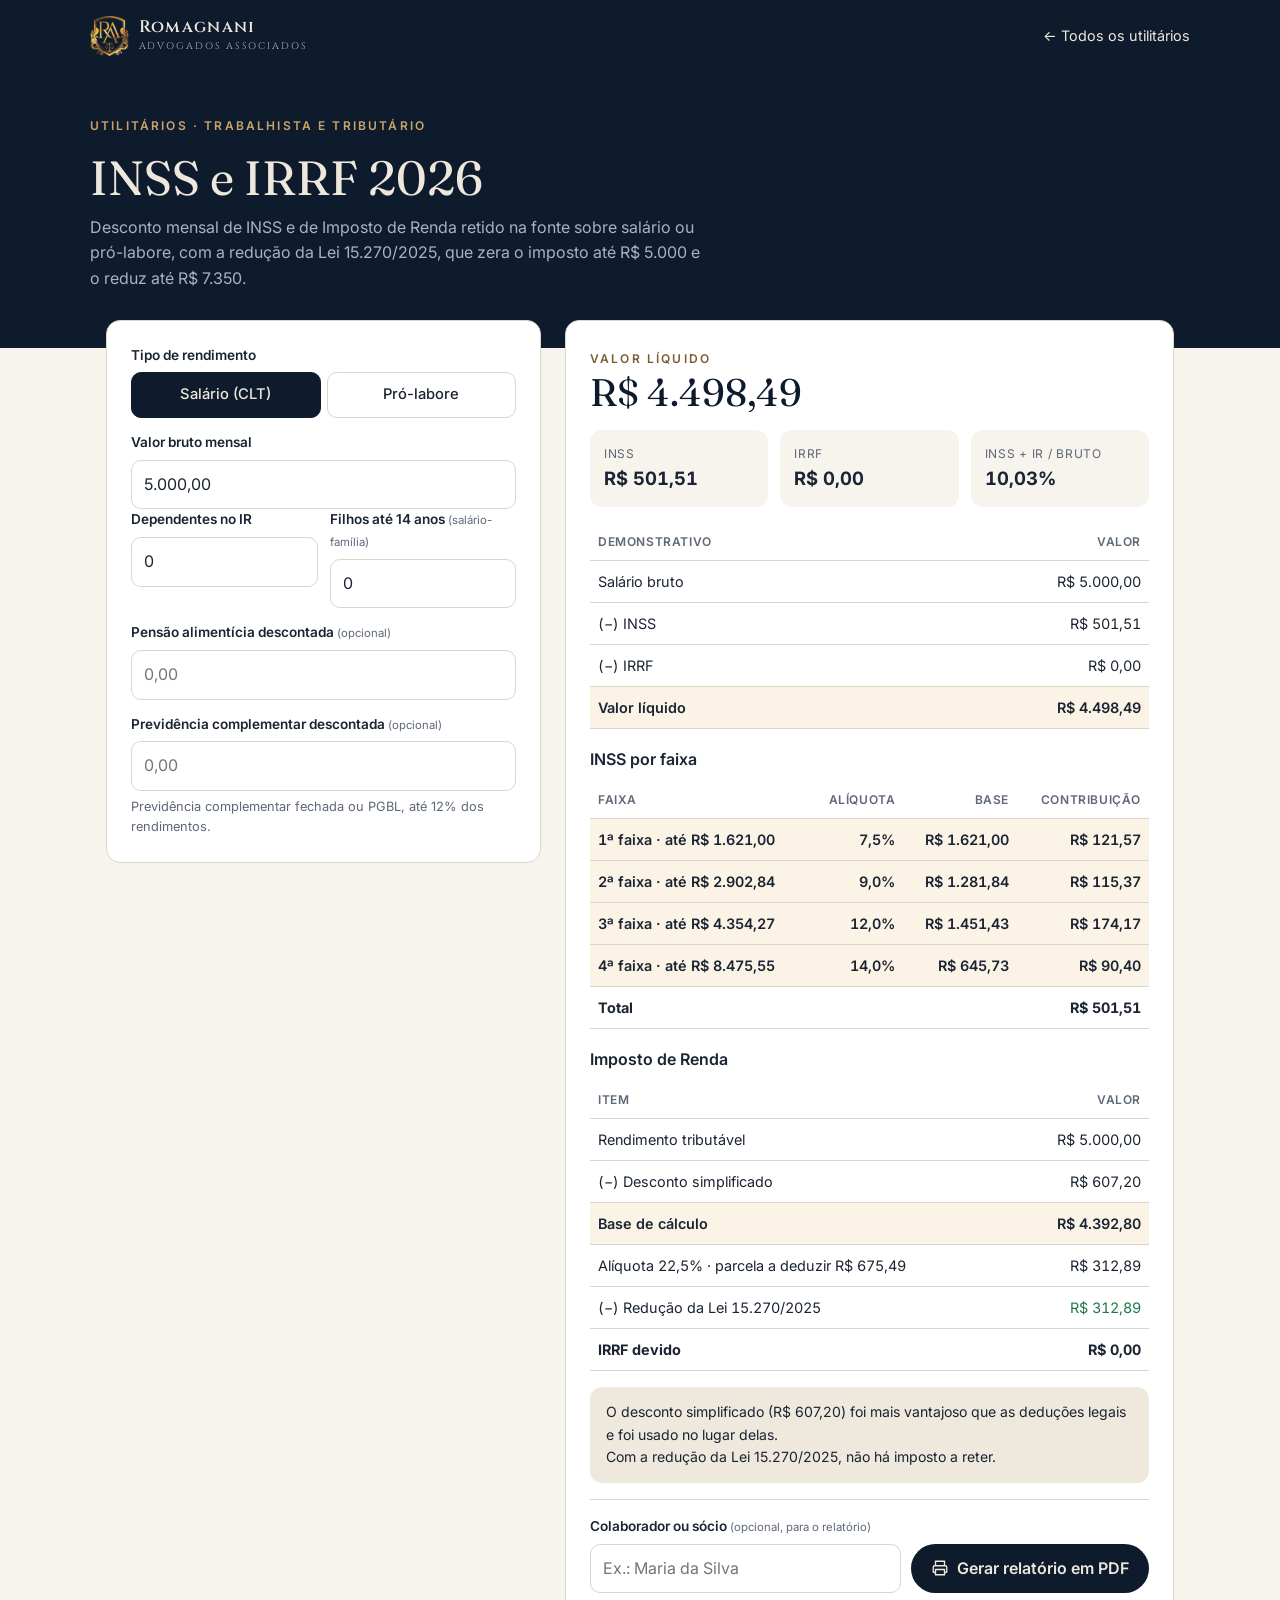
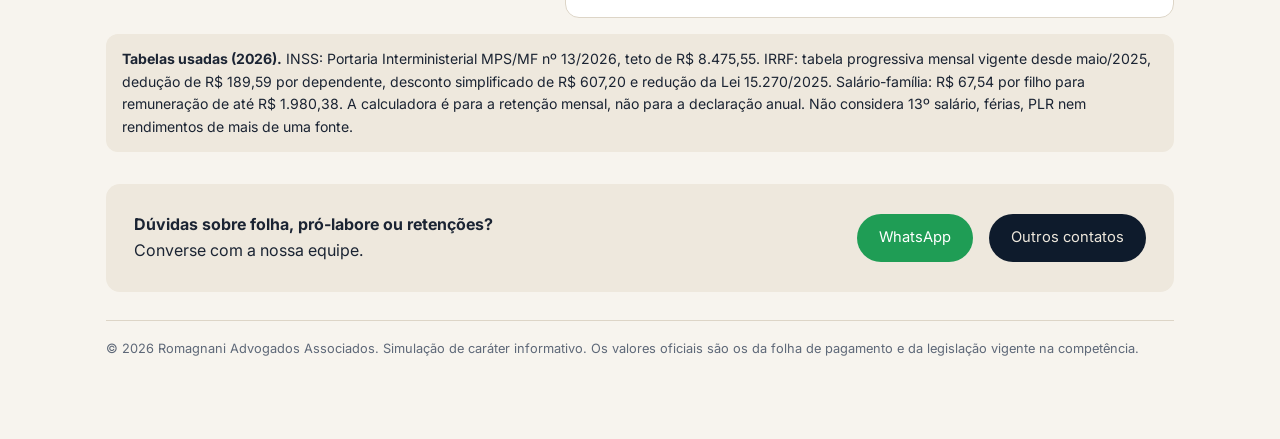
<file: static/utilitarios/inss-irrf.html>
<!doctype html>
<html lang="pt-BR">
<head>
<meta charset="utf-8">
<meta name="viewport" content="width=device-width, initial-scale=1">
<title>Calculadora de INSS e IRRF 2026 — Romagnani Advogados</title>
<meta name="description" content="Calcule o desconto de INSS e de Imposto de Renda sobre salário ou pró-labore com as tabelas de 2026 e a redução da Lei 15.270/2025 (isenção até R$ 5.000).">
<meta property="og:title" content="Calculadora de INSS e IRRF 2026">
<meta property="og:description" content="Salário líquido com as tabelas de 2026 e a nova redução do IR.">
<meta property="og:url" content="https://www.raa.com.br/utilitarios/inss-irrf.html">
<meta name="theme-color" content="#0E1B2C">
<link rel="icon" href="../favicon.png" type="image/png">
<link rel="preconnect" href="https://fonts.googleapis.com">
<link rel="preconnect" href="https://fonts.gstatic.com" crossorigin>
<link href="https://fonts.googleapis.com/css2?family=Fraunces:ital,opsz,wght@0,9..144,400;0,9..144,600;1,9..144,400&family=Inter:wght@400;500;600&family=Cinzel:wght@600&display=swap" rel="stylesheet">
<link rel="stylesheet" href="estilo.css?v=20261119b">
</head>
<body>
<div class="bar"><div><a class="home" href="../"><img src="../img/brasao.webp" alt=""><span><b>Romagnani</b><small>Advogados Associados</small></span></a><a class="voltar" href="./">← Todos os utilitários</a></div></div>
<header class="hero"><div>
  <span class="eyebrow">Utilitários · Trabalhista e tributário</span>
  <h1>INSS e IRRF 2026</h1>
  <p>Desconto mensal de INSS e de Imposto de Renda retido na fonte sobre salário ou pró-labore, com a redução da Lei 15.270/2025, que zera o imposto até R$ 5.000 e o reduz até R$ 7.350.</p>
</div></header>
<main>
  <div class="grid">
    <form class="card" id="f" onsubmit="return false">
      <label>Tipo de rendimento</label>
      <div class="seg">
        <label><input type="radio" name="tipo" value="clt" checked><span>Salário (CLT)</span></label>
        <label><input type="radio" name="tipo" value="socio"><span>Pró-labore</span></label>
      </div>
      <label for="bruto">Valor bruto mensal</label>
      <input id="bruto" inputmode="decimal" data-moeda placeholder="0,00" value="5.000,00">
      <div class="row">
        <div><label for="dep">Dependentes no IR</label><input id="dep" type="number" min="0" step="1" value="0"></div>
        <div id="boxFilhos"><label for="filhos">Filhos até 14 anos <small>(salário-família)</small></label><input id="filhos" type="number" min="0" step="1" value="0"></div>
      </div>
      <label for="pensao">Pensão alimentícia descontada <small>(opcional)</small></label>
      <input id="pensao" inputmode="decimal" data-moeda placeholder="0,00">
      <label for="prev">Previdência complementar descontada <small>(opcional)</small></label>
      <input id="prev" inputmode="decimal" data-moeda placeholder="0,00">
      <p class="hint">Previdência complementar fechada ou PGBL, até 12% dos rendimentos.</p>
    </form>
    <section class="card" aria-live="polite">
      <span class="eyebrow" style="color:var(--brass-ink)">Valor líquido</span>
      <div class="big" id="liq">—</div>
      <div class="kpis">
        <div class="kpi"><span>INSS</span><b id="kInss">—</b></div>
        <div class="kpi"><span>IRRF</span><b id="kIr">—</b></div>
        <div class="kpi"><span>INSS + IR / bruto</span><b id="kAliq">—</b></div>
      </div>
      <div class="scroll"><table class="tbl" id="demo"></table></div>
      <h3>INSS por faixa</h3>
      <div class="scroll"><table class="tbl" id="tInss"></table></div>
      <h3>Imposto de Renda</h3>
      <div class="scroll"><table class="tbl" id="tIr"></table></div>
      <div class="note" id="obs"></div>
      <div class="gerar">
        <div><label for="empresa">Colaborador ou sócio <small>(opcional, para o relatório)</small></label>
          <input id="empresa" maxlength="120" placeholder="Ex.: Maria da Silva"></div>
        <button type="button" id="btnRel"><svg width="18" height="18" viewBox="0 0 24 24" fill="none" stroke="currentColor" stroke-width="1.8"><path d="M6 9V3h12v6M6 18H4a1 1 0 0 1-1-1v-6a2 2 0 0 1 2-2h14a2 2 0 0 1 2 2v6a1 1 0 0 1-1 1h-2"/><path d="M6 14h12v7H6z"/></svg>Gerar relatório em PDF</button>
      </div>
    </section>
  </div>
  <div class="note">
    <strong>Tabelas usadas (2026).</strong> INSS: Portaria Interministerial MPS/MF nº 13/2026, teto de R$ 8.475,55. IRRF: tabela progressiva mensal vigente desde maio/2025, dedução de R$ 189,59 por dependente, desconto simplificado de R$ 607,20 e redução da Lei 15.270/2025. Salário-família: R$ 67,54 por filho para remuneração de até R$ 1.980,38.
    A calculadora é para a retenção mensal, não para a declaração anual. Não considera 13º salário, férias, PLR nem rendimentos de mais de uma fonte.
  </div>
  <div class="cta">
    <p><strong>Dúvidas sobre folha, pró-labore ou retenções?</strong><br>Converse com a nossa equipe.</p>
    <a class="wa" href="https://wa.me/5511996491980" target="_blank" rel="noopener">WhatsApp</a>
    <a href="../#contato">Outros contatos</a>
  </div>
  <p class="fine">© <span data-ano></span> Romagnani Advogados Associados. Simulação de caráter informativo. Os valores oficiais são os da folha de pagamento e da legislação vigente na competência.</p>
</main>
<script src="comum.js"></script>
<script src="relatorio.js?v=20261119b"></script>
<script>
// Tabelas de 2026 — atualizar a cada ano (e quando sair nova portaria/lei).
const T = {
  inss: [[1621.00, .075], [2902.84, .09], [4354.27, .12], [8475.55, .14]],
  socioAliq: .11,                       // contribuinte individual com retenção pela empresa
  ir: [[2428.80, 0, 0], [2826.65, .075, 182.16], [3751.05, .15, 394.16], [4664.68, .225, 675.49], [Infinity, .275, 908.73]],
  dependente: 189.59,
  simplificado: 607.20,
  reducao: { isentoAte: 5000, max: 312.89, ate: 7350, a: 978.62, b: 0.133145 },
  salFamilia: { cota: 67.54, limite: 1980.38 },
};

const $ = id => document.getElementById(id);
let ult;
const tabelaIr = base => T.ir.find(f => base <= f[0]);
const impostoTabela = base => { if (base <= 0) return 0; const f = tabelaIr(base); return Math.max(0, base * f[1] - f[2]); };

function calcular() {
  const tipo = document.querySelector("[name=tipo]:checked").value;
  const bruto = numero($("bruto").value);
  const dep = Math.max(0, parseInt($("dep").value) || 0);
  const filhos = Math.max(0, parseInt($("filhos").value) || 0);
  const pensao = numero($("pensao").value), prev = numero($("prev").value);
  $("boxFilhos").style.visibility = tipo === "clt" ? "visible" : "hidden";

  // INSS
  let inss = 0, linhas = [];
  if (tipo === "clt") {
    let ant = 0;
    T.inss.forEach(([teto, aliq], i) => {
      const parcela = Math.max(0, Math.min(bruto, teto) - ant);
      const v = parcela * aliq; inss += v;
      linhas.push(`<tr class="${parcela > 0 ? "on" : ""}"><td>${i + 1}ª faixa · até ${moeda(teto)}</td><td>${pct(aliq, 1)}</td><td>${moeda(parcela)}</td><td>${moeda(v)}</td></tr>`);
      ant = teto;
    });
  } else {
    const base = Math.min(bruto, T.inss.at(-1)[0]);
    inss = base * T.socioAliq;
    linhas.push(`<tr class="on"><td>Pró-labore (contribuinte individual)</td><td>${pct(T.socioAliq, 0)}</td><td>${moeda(base)}</td><td>${moeda(inss)}</td></tr>`);
  }
  inss = r2(inss);
  $("tInss").innerHTML = `<tr><th>Faixa</th><th>Alíquota</th><th>Base</th><th>Contribuição</th></tr>${linhas.join("")}<tr><td><b>Total</b></td><td></td><td></td><td><b>${moeda(inss)}</b></td></tr>`;

  // IRRF: deduções legais × desconto simplificado — usa o que for melhor.
  const prevDed = Math.min(prev, bruto * .12);
  const baseLegal = Math.max(0, bruto - inss - dep * T.dependente - pensao - prevDed);
  const baseSimp = Math.max(0, bruto - T.simplificado);
  const irLegal = impostoTabela(baseLegal), irSimp = impostoTabela(baseSimp);
  const simp = irSimp < irLegal;
  const base = simp ? baseSimp : baseLegal, irTab = r2(simp ? irSimp : irLegal);
  const R = T.reducao;
  let red = bruto <= R.isentoAte ? Math.min(irTab, R.max) : bruto <= R.ate ? Math.max(0, Math.min(irTab, R.a - R.b * bruto)) : 0;
  red = r2(red);
  const ir = r2(irTab - red);
  const f = tabelaIr(base);
  $("tIr").innerHTML = `<tr><th>Item</th><th>Valor</th></tr>
    <tr><td>Rendimento tributável</td><td>${moeda(bruto)}</td></tr>
    ${simp ? `<tr><td>(−) Desconto simplificado</td><td>${moeda(T.simplificado)}</td></tr>` :
      `<tr><td>(−) INSS</td><td>${moeda(inss)}</td></tr>` +
      (dep ? `<tr><td>(−) ${dep} dependente(s)</td><td>${moeda(dep * T.dependente)}</td></tr>` : "") +
      (pensao ? `<tr><td>(−) Pensão alimentícia</td><td>${moeda(pensao)}</td></tr>` : "") +
      (prevDed ? `<tr><td>(−) Previdência complementar</td><td>${moeda(prevDed)}</td></tr>` : "")}
    <tr class="on"><td>Base de cálculo</td><td>${moeda(base)}</td></tr>
    <tr><td>Alíquota ${pct(f[1], 1)}${f[2] ? ` · parcela a deduzir ${moeda(f[2])}` : ""}</td><td>${moeda(irTab)}</td></tr>
    <tr class="neg"><td>(−) Redução da Lei 15.270/2025</td><td>${moeda(red)}</td></tr>
    <tr><td><b>IRRF devido</b></td><td><b>${moeda(ir)}</b></td></tr>`;

  // Salário-família (só empregado CLT).
  const sf = tipo === "clt" && bruto > 0 && bruto <= T.salFamilia.limite ? r2(filhos * T.salFamilia.cota) : 0;
  const liq = r2(bruto - inss - ir - pensao - prev + sf);
  ult = { tipo, bruto, inss, ir, pensao, prev, sf, liq, dep, filhos, simp, base, aliq: f[1] };
  $("liq").textContent = moeda(liq);
  $("kInss").textContent = moeda(inss);
  $("kIr").textContent = moeda(ir);
  $("kAliq").textContent = bruto ? pct((inss + ir) / bruto) : "—";
  $("demo").innerHTML = `<tr><th>Demonstrativo</th><th>Valor</th></tr>
    <tr><td>${tipo === "clt" ? "Salário bruto" : "Pró-labore bruto"}</td><td>${moeda(bruto)}</td></tr>
    <tr><td>(−) INSS</td><td>${moeda(inss)}</td></tr>
    <tr><td>(−) IRRF</td><td>${moeda(ir)}</td></tr>
    ${pensao ? `<tr><td>(−) Pensão alimentícia</td><td>${moeda(pensao)}</td></tr>` : ""}
    ${prev ? `<tr><td>(−) Previdência complementar</td><td>${moeda(prev)}</td></tr>` : ""}
    ${sf ? `<tr class="neg"><td>(+) Salário-família</td><td>${moeda(sf)}</td></tr>` : ""}
    <tr class="on"><td>Valor líquido</td><td>${moeda(liq)}</td></tr>`;

  const obs = [];
  obs.push(simp ? "O desconto simplificado (R$ 607,20) foi mais vantajoso que as deduções legais e foi usado no lugar delas."
                : "As deduções legais foram mais vantajosas que o desconto simplificado.");
  if (red > 0 && ir === 0) obs.push("Com a redução da Lei 15.270/2025, não há imposto a reter.");
  if (prev > prevDed) obs.push("A previdência complementar só é dedutível até 12% do rendimento; o excedente foi desconsiderado no IR.");
  if (tipo === "socio") obs.push("Pró-labore: a empresa retém 11% do sócio (até o teto). A contribuição patronal de 20%, quando devida, não entra nesta conta.");
  if (tipo === "clt" && filhos && !sf) obs.push(`Sem salário-família: a remuneração passa do limite de ${moeda(T.salFamilia.limite)}.`);
  if (tipo === "clt" && bruto > T.inss.at(-1)[0]) obs.push("O salário passa do teto do INSS; a contribuição fica limitada ao valor máximo.");
  $("obs").innerHTML = obs.join("<br>");
}

// ---------- relatório em PDF no papel timbrado ----------
// Barra empilhada e rosca com a destinação do valor bruto.
function svgDestino(u) {
  const P = [["Valor líquido", u.liq - u.sf, "#1F3864"], ["INSS", u.inss, "#C9A46A"], ["IRRF", u.ir, "#B0695B"],
    ["Pensão alimentícia", u.pensao, "#5E9C8F"], ["Previdência complementar", u.prev, "#4A6FA5"]].filter(p => p[1] > 0.004);
  const W = 680, H = 170, cx = 90, cy = 85, R = 72, r = 44, tot = P.reduce((a, p) => a + p[1], 0) || 1;
  let o = `<svg viewBox="0 0 ${W} ${H}" xmlns="http://www.w3.org/2000/svg" font-family="inherit">`, ang = -Math.PI / 2;
  P.forEach(([, v, c]) => {
    const a2 = ang + v / tot * 2 * Math.PI * .99999, g = a2 - ang > Math.PI ? 1 : 0;
    const p = (rr, a) => `${(cx + rr * Math.cos(a)).toFixed(2)} ${(cy + rr * Math.sin(a)).toFixed(2)}`;
    o += `<path d="M${p(R, ang)} A${R} ${R} 0 ${g} 1 ${p(R, a2)} L${p(r, a2)} A${r} ${r} 0 ${g} 0 ${p(r, ang)}Z" fill="${c}" stroke="#fff" stroke-width="1.5"/>`;
    ang = a2;
  });
  o += `<text x="${cx}" y="${cy - 3}" font-size="9" fill="#5E6878" text-anchor="middle">bruto</text><text x="${cx}" y="${cy + 12}" font-size="11.5" font-weight="700" fill="#0E1B2C" text-anchor="middle">${moeda(u.bruto)}</text>`;
  P.forEach(([n, v, c], k) => {
    const y = 30 + k * 27;
    o += `<rect x="230" y="${y - 10}" width="12" height="12" rx="2" fill="${c}"/><text x="250" y="${y}" font-size="10.5" fill="#0E1B2C">${n}</text>` +
      `<text x="530" y="${y}" font-size="10.5" font-weight="700" fill="#0E1B2C" text-anchor="end">${moeda(v)}</text>` +
      `<rect x="545" y="${y - 9}" width="${(v / tot * 120).toFixed(1)}" height="10" rx="2" fill="${c}" opacity=".85"/>` +
      `<text x="${545 + v / tot * 120 + 5}" y="${y}" font-size="9.5" fill="#5E6878">${pct(v / tot)}</text>`;
  });
  return o + "</svg>";
}

function gerarRelatorio() {
  calcular();
  const u = ult, nome = $("empresa").value.trim(), clt = u.tipo === "clt";
  if (!u.bruto) { alert("Informe o valor bruto para gerar o relatório."); return; }
  const tab = id => `<table class="r-tab">${$(id).innerHTML}</table>`;
  const dados = [["Tipo", clt ? "Empregado (CLT)" : "Sócio (pró-labore)"], [clt ? "Salário bruto" : "Pró-labore bruto", moeda(u.bruto)],
    ["Dependentes no IR", String(u.dep)], ["Pensão alimentícia", u.pensao ? moeda(u.pensao) : "—"],
    ["Previdência complementar", u.prev ? moeda(u.prev) : "—"]];
  if (clt) dados.push(["Filhos até 14 anos", String(u.filhos)]);
  const carga = (u.inss + u.ir) / u.bruto;
  relatorio({
    eyebrow: "Simulação · Folha de pagamento",
    titulo: clt ? "INSS, IRRF e salário líquido" : "INSS, IRRF e pró-labore líquido",
    para: nome, ref: "Tabelas de 2026",
    conclusao: `<p>Sobre ${clt ? "o salário" : "o pró-labore"} bruto de <b>${moeda(u.bruto)}</b> são retidos <b>${moeda(u.inss)}</b> de INSS e <b>${moeda(u.ir)}</b> de IRRF, ` +
      `uma carga de <b>${pct(carga)}</b>. O valor líquido é de <b>${moeda(u.liq)}</b>${u.sf ? `, já com ${moeda(u.sf)} de salário-família` : ""}.</p>`,
    corpo: `<h2>1. Dados considerados</h2>${relDados(dados)}
      <h2>2. Resultado</h2>
      ${relKpis([
        { titulo: "Valor líquido", valor: moeda(u.liq), cor: "#1F3864", texto: "a receber no mês" },
        { titulo: "INSS", valor: moeda(u.inss), cor: "#C9A46A", texto: clt ? "alíquotas progressivas por faixa" : "11% até o teto" },
        { titulo: "IRRF", valor: moeda(u.ir), cor: "#B0695B", texto: u.simp ? "com desconto simplificado" : "com deduções legais" },
        { titulo: "Carga INSS + IR", valor: pct(carga), cor: "#16414A", texto: "sobre o valor bruto" },
      ])}
      <div class="r-graf" style="margin-top:4mm">${svgDestino(u)}</div>
      <p class="r-nota">Destinação do valor bruto${u.sf ? ". O salário-família é pago à parte, somado ao líquido" : ""}.</p>
      ${$("obs").innerHTML ? `<div class="r-obs">${$("obs").innerHTML}</div>` : ""}
      <h2>3. Demonstrativo</h2>${tab("demo")}
      <h2>4. INSS por faixa</h2>${tab("tInss")}
      <h2>5. Imposto de Renda</h2>${tab("tIr")}`,
    ressalva: document.querySelector("main > .note").innerHTML + " Simulação de caráter informativo; os valores oficiais são os da folha de pagamento e da legislação vigente na competência.",
    arquivo: "INSS e IRRF" + (nome ? " - " + nome : ""),
  });
}
$("btnRel").addEventListener("click", gerarRelatorio);

document.getElementById("f").addEventListener("input", calcular);
document.getElementById("f").addEventListener("change", calcular);
calcular();
</script>
</body>
</html>
</file>
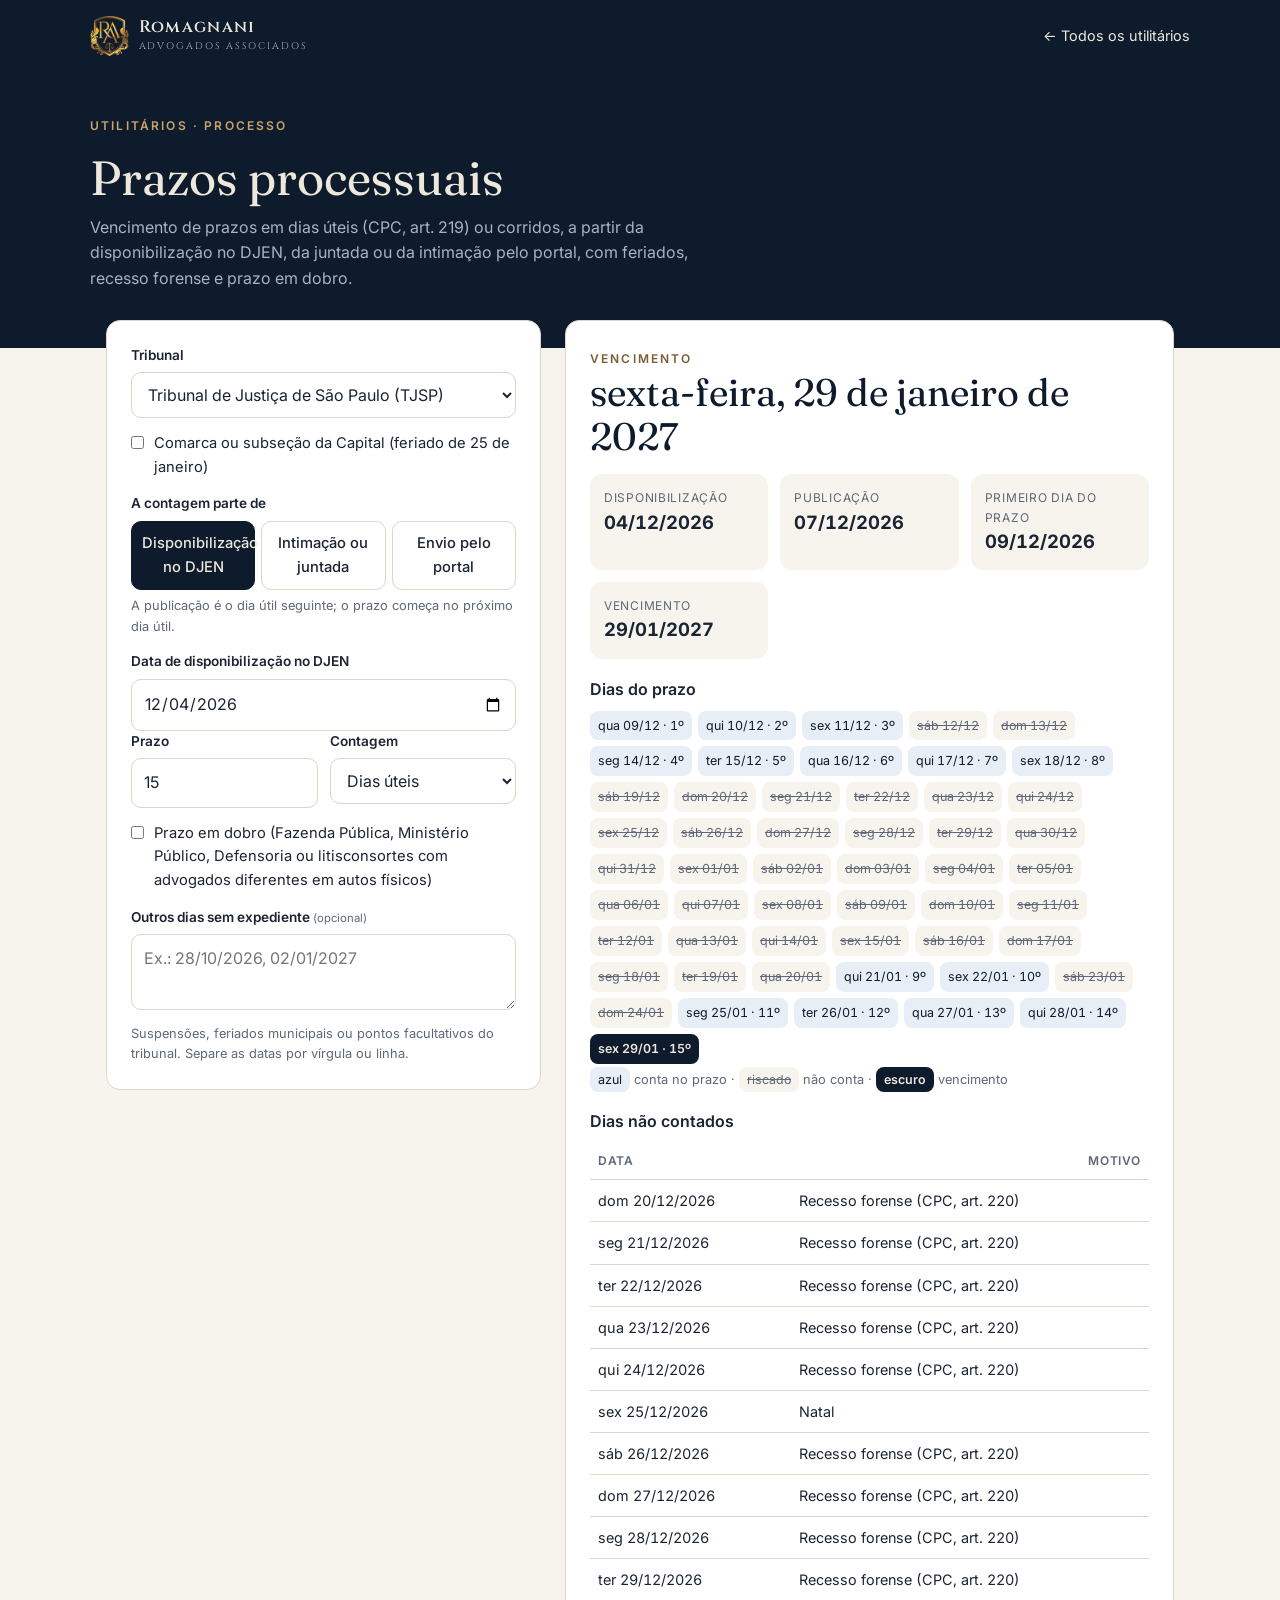
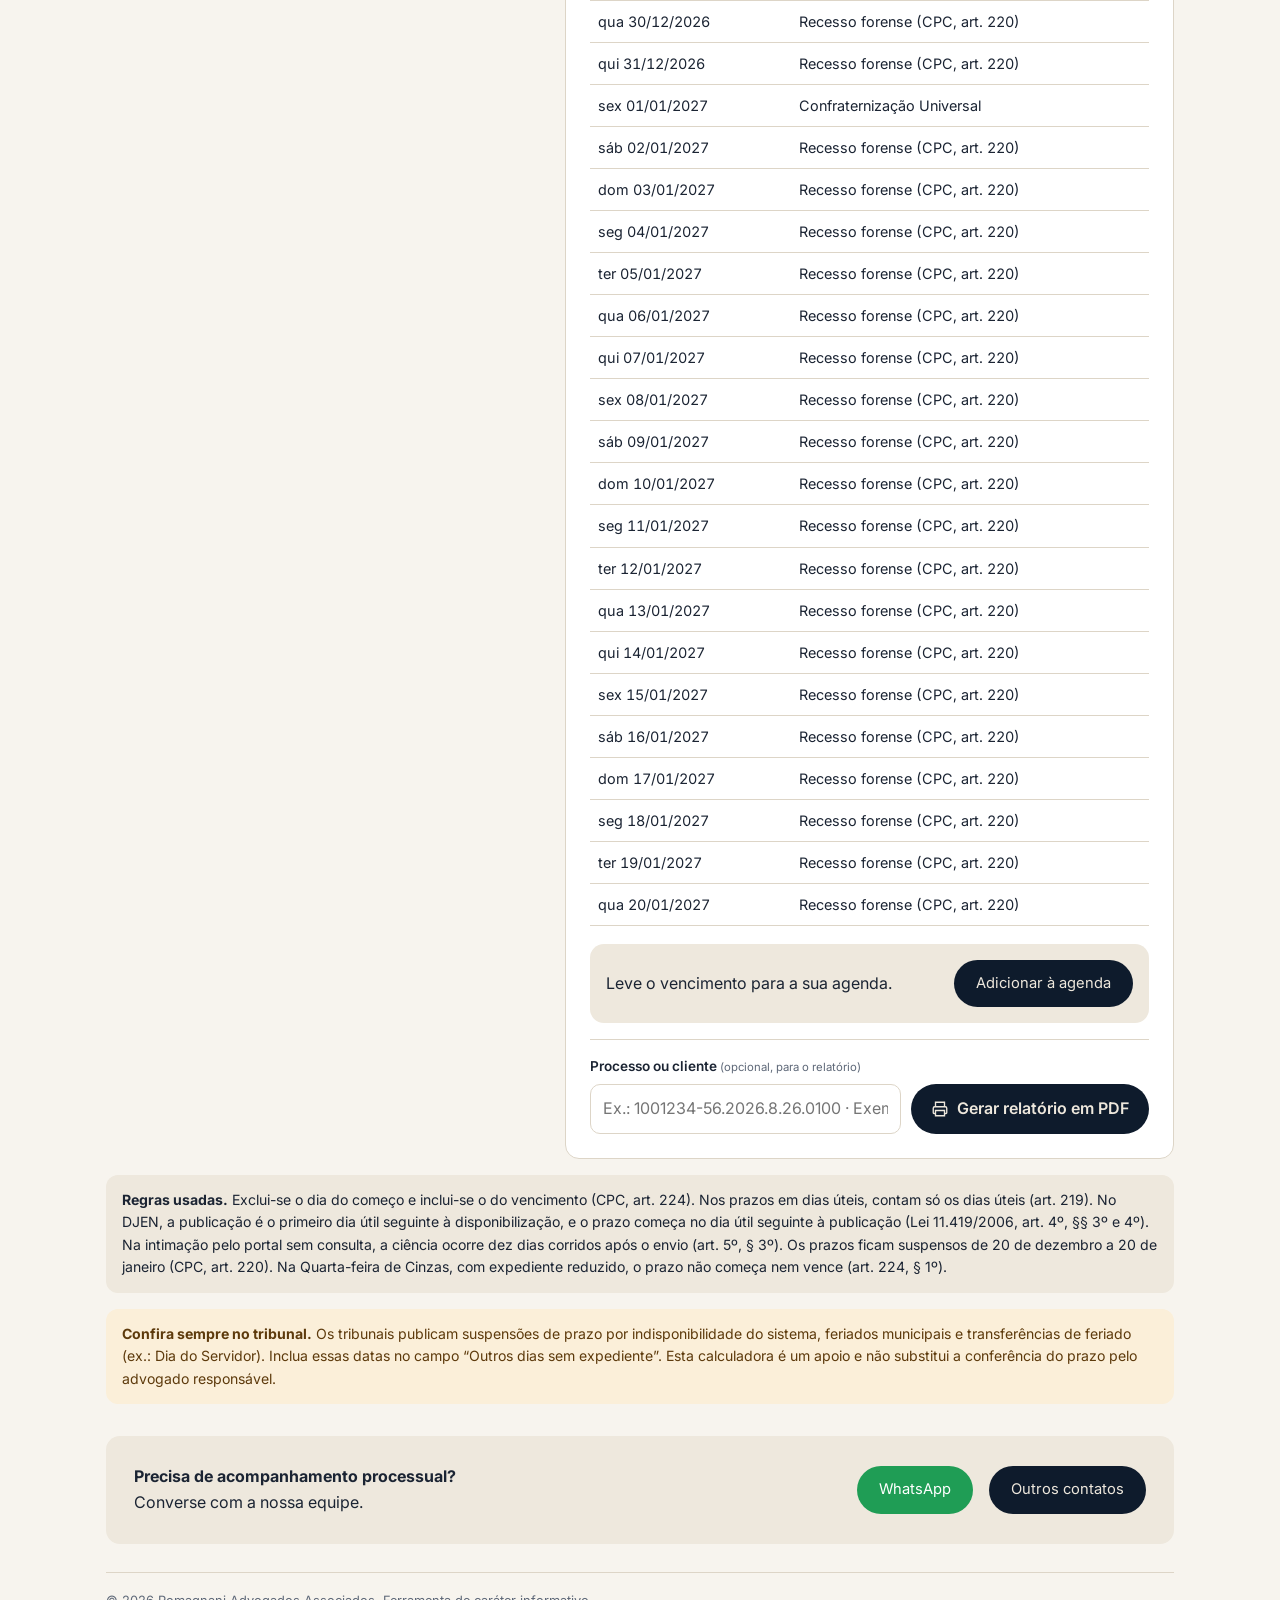
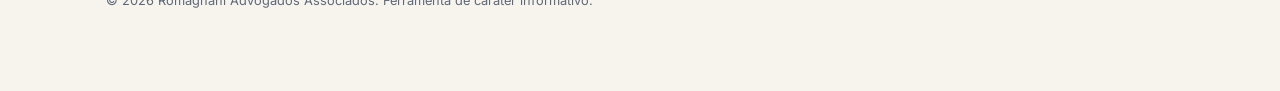
<file: static/utilitarios/prazos-processuais.html>
<!doctype html>
<html lang="pt-BR">
<head>
<meta charset="utf-8">
<meta name="viewport" content="width=device-width, initial-scale=1">
<title>Calculadora de prazos processuais — Romagnani Advogados</title>
<meta name="description" content="Calcule o vencimento de prazos processuais em dias úteis (CPC, art. 219) ou corridos, a partir do DJEN, da juntada ou da intimação pelo portal, com feriados, recesso forense e prazo em dobro.">
<meta property="og:title" content="Calculadora de prazos processuais">
<meta property="og:description" content="Vencimento de prazos em dias úteis ou corridos, com feriados e recesso forense.">
<meta property="og:url" content="https://www.raa.com.br/utilitarios/prazos-processuais.html">
<meta name="theme-color" content="#0E1B2C">
<link rel="icon" href="../favicon.png" type="image/png">
<link rel="preconnect" href="https://fonts.googleapis.com">
<link rel="preconnect" href="https://fonts.gstatic.com" crossorigin>
<link href="https://fonts.googleapis.com/css2?family=Fraunces:ital,opsz,wght@0,9..144,400;0,9..144,600;1,9..144,400&family=Inter:wght@400;500;600&family=Cinzel:wght@600&display=swap" rel="stylesheet">
<link rel="stylesheet" href="estilo.css?v=20261119b">
</head>
<body>
<div class="bar"><div><a class="home" href="../"><img src="../img/brasao.webp" alt=""><span><b>Romagnani</b><small>Advogados Associados</small></span></a><a class="voltar" href="./">← Todos os utilitários</a></div></div>
<header class="hero"><div>
  <span class="eyebrow">Utilitários · Processo</span>
  <h1>Prazos processuais</h1>
  <p>Vencimento de prazos em dias úteis (CPC, art. 219) ou corridos, a partir da disponibilização no DJEN, da juntada ou da intimação pelo portal, com feriados, recesso forense e prazo em dobro.</p>
</div></header>
<main>
  <div class="grid">
    <form class="card" id="f" onsubmit="return false">
      <label for="trib">Tribunal</label>
      <select id="trib">
        <option value="tjsp">Tribunal de Justiça de São Paulo (TJSP)</option>
        <option value="jf">Justiça Federal em São Paulo (TRF3)</option>
        <option value="nac">Outro: só feriados nacionais e forenses comuns</option>
      </select>
      <label class="check"><input type="checkbox" id="capital"> Comarca ou subseção da Capital (feriado de 25 de janeiro)</label>
      <label>A contagem parte de</label>
      <div class="seg">
        <label><input type="radio" name="modo" value="djen" checked><span>Disponibilização no DJEN</span></label>
        <label><input type="radio" name="modo" value="evento"><span>Intimação ou juntada</span></label>
        <label><input type="radio" name="modo" value="portal"><span>Envio pelo portal</span></label>
      </div>
      <p class="hint" id="modoHint"></p>
      <label for="data" id="dataLbl">Data</label>
      <input id="data" type="date">
      <div class="row">
        <div><label for="dias">Prazo</label><input id="dias" type="number" min="1" step="1" value="15"></div>
        <div><label for="unid">Contagem</label>
          <select id="unid"><option value="uteis">Dias úteis</option><option value="corridos">Dias corridos</option></select></div>
      </div>
      <label class="check"><input type="checkbox" id="dobro"> Prazo em dobro (Fazenda Pública, Ministério Público, Defensoria ou litisconsortes com advogados diferentes em autos físicos)</label>
      <label for="extras">Outros dias sem expediente <small>(opcional)</small></label>
      <textarea id="extras" placeholder="Ex.: 28/10/2026, 02/01/2027"></textarea>
      <p class="hint">Suspensões, feriados municipais ou pontos facultativos do tribunal. Separe as datas por vírgula ou linha.</p>
    </form>
    <section class="card" aria-live="polite">
      <span class="eyebrow" style="color:var(--brass-ink)">Vencimento</span>
      <div class="big" id="venc">—</div>
      <div class="kpis" id="marcos"></div>
      <h3>Dias do prazo</h3>
      <div class="dias" id="lista"></div>
      <p class="hint"><span class="dia conta">azul</span> conta no prazo · <span class="dia pula">riscado</span> não conta · <span class="dia fim">escuro</span> vencimento</p>
      <h3 id="tNao">Dias não contados</h3>
      <div class="scroll"><table class="tbl" id="nao"></table></div>
      <div class="cta" style="margin-top:18px;padding:16px">
        <p style="margin:0">Leve o vencimento para a sua agenda.</p>
        <a href="#" id="ics" download="prazo.ics">Adicionar à agenda</a>
      </div>
      <div class="gerar">
        <div><label for="empresa">Processo ou cliente <small>(opcional, para o relatório)</small></label>
          <input id="empresa" maxlength="120" placeholder="Ex.: 1001234-56.2026.8.26.0100 · Exemplo Ltda."></div>
        <button type="button" id="btnRel"><svg width="18" height="18" viewBox="0 0 24 24" fill="none" stroke="currentColor" stroke-width="1.8"><path d="M6 9V3h12v6M6 18H4a1 1 0 0 1-1-1v-6a2 2 0 0 1 2-2h14a2 2 0 0 1 2 2v6a1 1 0 0 1-1 1h-2"/><path d="M6 14h12v7H6z"/></svg>Gerar relatório em PDF</button>
      </div>
    </section>
  </div>
  <div class="note">
    <strong>Regras usadas.</strong> Exclui-se o dia do começo e inclui-se o do vencimento (CPC, art. 224). Nos prazos em dias úteis, contam só os dias úteis (art. 219). No DJEN, a publicação é o primeiro dia útil seguinte à disponibilização, e o prazo começa no dia útil seguinte à publicação (Lei 11.419/2006, art. 4º, §§ 3º e 4º). Na intimação pelo portal sem consulta, a ciência ocorre dez dias corridos após o envio (art. 5º, § 3º). Os prazos ficam suspensos de 20 de dezembro a 20 de janeiro (CPC, art. 220). Na Quarta-feira de Cinzas, com expediente reduzido, o prazo não começa nem vence (art. 224, § 1º).
  </div>
  <div class="note warn">
    <strong>Confira sempre no tribunal.</strong> Os tribunais publicam suspensões de prazo por indisponibilidade do sistema, feriados municipais e transferências de feriado (ex.: Dia do Servidor). Inclua essas datas no campo “Outros dias sem expediente”. Esta calculadora é um apoio e não substitui a conferência do prazo pelo advogado responsável.
  </div>
  <div class="cta">
    <p><strong>Precisa de acompanhamento processual?</strong><br>Converse com a nossa equipe.</p>
    <a class="wa" href="https://wa.me/5511996491980" target="_blank" rel="noopener">WhatsApp</a>
    <a href="../#contato">Outros contatos</a>
  </div>
  <p class="fine">© <span data-ano></span> Romagnani Advogados Associados. Ferramenta de caráter informativo.</p>
</main>
<script src="comum.js"></script>
<script src="relatorio.js?v=20261119b"></script>
<script>
const $ = id => document.getElementById(id);
const SEM = ["dom", "seg", "ter", "qua", "qui", "sex", "sáb"];
const dia = (y, m, d) => new Date(y, m - 1, d);
const somar = (d, n) => new Date(d.getFullYear(), d.getMonth(), d.getDate() + n);
const chave = d => `${d.getFullYear()}-${String(d.getMonth() + 1).padStart(2, "0")}-${String(d.getDate()).padStart(2, "0")}`;
const br = d => d.toLocaleDateString("pt-BR");
const brLongo = d => d.toLocaleDateString("pt-BR", { weekday: "long", day: "2-digit", month: "long", year: "numeric" });

function pascoa(y) { // algoritmo de Meeus/Jones/Butcher
  const a = y % 19, b = Math.floor(y / 100), c = y % 100, d = Math.floor(b / 4), e = b % 4, f = Math.floor((b + 8) / 25),
    g = Math.floor((b - f + 1) / 3), h = (19 * a + b - d - g + 15) % 30, i = Math.floor(c / 4), k = c % 4,
    l = (32 + 2 * e + 2 * i - h - k) % 7, m = Math.floor((a + 11 * h + 22 * l) / 451),
    mes = Math.floor((h + l - 7 * m + 114) / 31), di = ((h + l - 7 * m + 114) % 31) + 1;
  return dia(y, mes, di);
}

// Feriados e dias sem expediente de um ano → { "AAAA-MM-DD": motivo }.
function feriados(y, trib, capital) {
  const F = {}, p = pascoa(y), add = (d, t) => (F[chave(d)] = t);
  [[1, 1, "Confraternização Universal"], [4, 21, "Tiradentes"], [5, 1, "Dia do Trabalho"], [9, 7, "Independência"],
   [10, 12, "Nossa Senhora Aparecida"], [11, 2, "Finados"], [11, 15, "Proclamação da República"],
   [11, 20, "Dia da Consciência Negra"], [12, 25, "Natal"], [12, 8, "Dia da Justiça"]]
    .forEach(([m, d, t]) => add(dia(y, m, d), t));
  add(somar(p, -48), "Carnaval"); add(somar(p, -47), "Carnaval");
  add(somar(p, -2), "Sexta-feira Santa"); add(somar(p, 60), "Corpus Christi");
  if (trib === "tjsp" || trib === "jf") add(dia(y, 7, 9), "Revolução Constitucionalista (SP)");
  if (trib === "jf") {
    add(somar(p, -4), "Semana Santa (Lei 5.010/66)"); add(somar(p, -3), "Semana Santa (Lei 5.010/66)");
    add(dia(y, 8, 11), "Dia do Advogado (Lei 5.010/66)"); add(dia(y, 11, 1), "Todos os Santos (Lei 5.010/66)");
  }
  if (capital) add(dia(y, 1, 25), "Aniversário de São Paulo");
  return F;
}

let cache = {};
function motivo(d, cfg) {
  const y = d.getFullYear(), k = chave(d);
  if (cfg.extras.has(k)) return "Informado como sem expediente";
  const ck = y + cfg.trib + cfg.capital;
  const F = cache[ck] || (cache[ck] = feriados(y, cfg.trib, cfg.capital));
  if (F[k]) return F[k];
  const m = d.getMonth() + 1, dd = d.getDate();
  if ((m === 12 && dd >= 20) || (m === 1 && dd <= 20)) return "Recesso forense (CPC, art. 220)";
  if (d.getDay() === 0 || d.getDay() === 6) return "Fim de semana";
  return "";
}
const cinzas = d => chave(d) === chave(somar(pascoa(d.getFullYear()), -46));
const util = (d, cfg) => !motivo(d, cfg);
const valido = (d, cfg) => util(d, cfg) && !cinzas(d);          // pode ser início ou vencimento
const proxValido = (d, cfg) => { do d = somar(d, 1); while (!valido(d, cfg)); return d; };
const ajusta = (d, cfg) => valido(d, cfg) ? d : proxValido(d, cfg);

function lerExtras(txt) {
  const s = new Set();
  (txt.match(/\d{1,2}\/\d{1,2}\/\d{2,4}/g) || []).forEach(t => {
    let [d, m, y] = t.split("/").map(Number); if (y < 100) y += 2000;
    s.add(chave(dia(y, m, d)));
  });
  return s;
}

const HINT = {
  djen: ["Data de disponibilização no DJEN", "A publicação é o dia útil seguinte; o prazo começa no próximo dia útil."],
  evento: ["Data da intimação, citação ou juntada", "Ex.: juntada do AR ou do mandado, ciência no portal, intimação pessoal. O prazo começa no dia útil seguinte."],
  portal: ["Data do envio da intimação pelo portal", "Sem abertura pelo advogado, a ciência ocorre dez dias corridos após o envio."],
};

function calcular() {
  const modo = document.querySelector("[name=modo]:checked").value;
  $("dataLbl").textContent = HINT[modo][0];
  $("modoHint").textContent = HINT[modo][1];
  const cfg = { trib: $("trib").value, capital: $("capital").checked, extras: lerExtras($("extras").value) };
  const v = $("data").value;
  let n = Math.max(1, parseInt($("dias").value) || 0);
  if ($("dobro").checked) n *= 2;
  const uteis = $("unid").value === "uteis";
  if (!v) { $("venc").textContent = "Informe a data"; return; }
  const [Y, M, D] = v.split("-").map(Number);
  const base = dia(Y, M, D);

  const marcos = [];
  let comeco;
  if (modo === "djen") {
    const pub = proxValido(base, cfg);
    marcos.push(["Disponibilização", base], ["Publicação", pub]);
    comeco = pub;
  } else if (modo === "portal") {
    const ci = ajusta(somar(base, 10), cfg);
    marcos.push(["Envio", base], ["Ciência presumida", ci]);
    comeco = ci;
  } else {
    marcos.push(["Intimação / juntada", base]);
    comeco = base;
  }
  const inicio = proxValido(comeco, cfg);
  marcos.push(["Primeiro dia do prazo", inicio]);

  // Contagem.
  const dias = [], naoContados = [];
  let d = inicio, cont = 0, venc;
  for (let guarda = 0; guarda < 2000; guarda++) {
    const mot = motivo(d, cfg);
    const suspenso = mot.startsWith("Recesso") || mot.startsWith("Informado");
    const conta = uteis ? !mot : !suspenso;
    if (conta) cont++;
    else naoContados.push([d, mot]);
    dias.push([d, conta, cont]);
    if (cont === n) { venc = d; break; }
    d = somar(d, 1);
  }
  // Vencimento em dia sem expediente ou de expediente reduzido: prorroga (CPC, art. 224, § 1º).
  if (!valido(venc, cfg)) {
    const novo = proxValido(venc, cfg);
    for (let x = somar(venc, 1); x <= novo; x = somar(x, 1)) {
      const mot = motivo(x, cfg);
      if (x < novo) naoContados.push([x, mot]);
      dias.push([x, x.getTime() === novo.getTime(), null]);
    }
    naoContados.push([venc, cinzas(venc) ? "Quarta-feira de Cinzas: vencimento prorrogado" : "Vencimento prorrogado para o dia útil seguinte"]);
    venc = novo;
  }
  marcos.push(["Vencimento", venc]);

  ult = { modo, n, uteis, base, venc, marcos, nao: uteisNCtmp(naoContados), naoLista: naoContados.filter(([, m]) => m !== "Fim de semana").sort((a, b) => a[0] - b[0]), dias: dias.length, contados: cont };
  $("venc").textContent = brLongo(venc);
  $("marcos").innerHTML = marcos.map(([t, x]) => `<div class="kpi"><span>${t}</span><b>${br(x)}</b></div>`).join("");
  $("lista").innerHTML = dias.slice(-160).map(([x, conta, c]) => {
    const fim = x.getTime() === venc.getTime();
    return `<span class="dia ${fim ? "fim" : conta ? "conta" : "pula"}" title="${motivo(x, cfg) || (cinzas(x) ? "Expediente reduzido" : "Dia útil")}">${SEM[x.getDay()]} ${br(x).slice(0, 5)}${conta && c ? ` · ${c}º` : ""}</span>`;
  }).join("");
  const uteisNC = naoContados.filter(([, m]) => m !== "Fim de semana");
  $("tNao").style.display = $("nao").style.display = uteisNC.length ? "" : "none";
  $("nao").innerHTML = `<tr><th>Data</th><th>Motivo</th></tr>` +
    uteisNC.sort((a, b) => a[0] - b[0]).map(([x, m]) => `<tr><td>${SEM[x.getDay()]} ${br(x)}</td><td style="text-align:left">${m}</td></tr>`).join("");

  // Arquivo .ics para a agenda (evento de dia inteiro no vencimento).
  const ics = ["BEGIN:VCALENDAR", "VERSION:2.0", "PRODID:-//RAA//Prazos//PT", "BEGIN:VEVENT",
    `UID:${Date.now()}@raa.com.br`, `DTSTART;VALUE=DATE:${chave(venc).replace(/-/g, "")}`,
    `DTEND;VALUE=DATE:${chave(somar(venc, 1)).replace(/-/g, "")}`,
    `SUMMARY:Vencimento de prazo (${n} dias ${uteis ? "úteis" : "corridos"})`,
    `DESCRIPTION:Contagem a partir de ${br(base)}. Conferir no tribunal.`, "END:VEVENT", "END:VCALENDAR"].join("\r\n");
  $("ics").href = "data:text/calendar;charset=utf-8," + encodeURIComponent(ics);
}

// ---------- relatório em PDF no papel timbrado ----------
let ult;
const uteisNCtmp = nc => nc.filter(([, m]) => m !== "Fim de semana").length;

// Linha do tempo com os marcos da contagem, em intervalos iguais e com a distância em dias entre eles.
function svgLinha(marcos) {
  const W = 680, H = 120, L = 60, R = 60, y = 58, k = marcos.length;
  const X = i => k === 1 ? W / 2 : L + i * (W - L - R) / (k - 1);
  let o = `<svg viewBox="0 0 ${W} ${H}" xmlns="http://www.w3.org/2000/svg" font-family="inherit">` +
    `<line x1="${X(0)}" x2="${X(k - 1)}" y1="${y}" y2="${y}" stroke="#C8D3E1" stroke-width="4" stroke-linecap="round"/>`;
  marcos.forEach(([t, d], i) => {
    const fim = i === k - 1;
    if (i) {
      const dd = Math.round((d - marcos[i - 1][1]) / 864e5);
      o += `<text x="${(X(i) + X(i - 1)) / 2}" y="${y - 8}" font-size="8.5" fill="#7A8594" text-anchor="middle">+${dd} dia${dd === 1 ? "" : "s"}</text>`;
    }
    o += `<circle cx="${X(i)}" cy="${y}" r="${fim ? 11 : 7}" fill="${fim ? "#C9A46A" : "#1F3864"}" stroke="#fff" stroke-width="2.5"/>` +
      `<text x="${X(i)}" y="${y + 30}" font-size="10" font-weight="700" fill="#0E1B2C" text-anchor="middle">${SEM[d.getDay()]} ${br(d)}</text>` +
      `<text x="${X(i)}" y="${y + 44}" font-size="9" fill="#5E6878" text-anchor="middle">${t}</text>`;
  });
  return o + "</svg>";
}

function gerarRelatorio() {
  calcular();
  const u = ult, ref = $("empresa").value.trim();
  if (!u || !$("data").value) { alert("Informe a data para gerar o relatório."); return; }
  const trib = $("trib").selectedOptions[0].text + ($("capital").checked ? " · Capital" : "");
  const modoTxt = { djen: "Disponibilização no DJEN", evento: "Intimação ou juntada", portal: "Envio pelo portal" }[u.modo];
  const extras = $("extras").value.trim();
  const dados = [["Tribunal", trib], ["A contagem parte de", modoTxt], [$("dataLbl").textContent, br(u.base)],
    ["Prazo", `${u.n} dias ${u.uteis ? "úteis" : "corridos"}${$("dobro").checked ? " (em dobro)" : ""}`]];
  if (extras) dados.push(["Outros dias sem expediente", extras.replace(/\s*[\n,;]\s*/g, ", ")]);
  // Dias não contados, com o recesso e outras sequências do mesmo motivo agrupados em períodos.
  const grupos = [];
  for (const [d, m] of u.naoLista) {
    const g = grupos.findLast(g => g.m === m && (d - g.fim) / 864e5 <= 4);
    if (g) { g.fim = d; g.n++; } else grupos.push({ m, ini: d, fim: d, n: 1 });
  }
  grupos.sort((a, b) => a.ini - b.ini);
  const nao = grupos.length ? `<h2>4. Dias não contados</h2><table class="r-tab"><thead><tr><th>Data ou período</th><th style="text-align:left">Motivo</th></tr></thead><tbody>` +
    grupos.map(g => `<tr><td>${g.n > 1 ? `${br(g.ini)} a ${br(g.fim)}` : `${SEM[g.ini.getDay()]} ${br(g.ini)}`}</td><td style="text-align:left">${g.m}</td></tr>`).join("") + "</tbody></table>" : "";
  const notas = document.querySelectorAll("main > .note");
  relatorio({
    eyebrow: "Contagem de prazo processual",
    titulo: "Vencimento do prazo",
    para: ref, ref: `${u.n} dias ${u.uteis ? "úteis" : "corridos"}`,
    conclusao: `<p>Prazo de ${u.n} dias ${u.uteis ? "úteis" : "corridos"}${$("dobro").checked ? " (em dobro)" : ""}, contado a partir ${{ djen: "da disponibilização no DJEN", evento: "da intimação ou juntada", portal: "do envio pelo portal" }[u.modo]} em ${br(u.base)}.</p>` +
      `<p class="r-grande">Vence em ${brLongo(u.venc)}</p>`,
    corpo: `<h2>1. Dados considerados</h2>${relDados(dados)}
      <h2>2. Marcos da contagem</h2>
      <div class="r-graf">${svgLinha(u.marcos)}</div>
      ${relKpis([
        { titulo: "Vencimento", valor: br(u.venc), cor: "#C9A46A", texto: brLongo(u.venc).split(",")[0] },
        { titulo: "Dias do período", valor: String(u.dias), cor: "#1F3864", texto: "do primeiro dia ao vencimento" },
        { titulo: "Dias contados", valor: String(u.contados), cor: "#4A6FA5", texto: u.uteis ? "dias úteis" : "dias corridos" },
        { titulo: "Feriados e suspensões", valor: String(u.nao), cor: "#B0695B", texto: "dias úteis não contados" },
      ])}
      <h2>3. Dias do prazo</h2>
      <div class="r-dias" style="margin-bottom:2mm;align-items:center;color:#5E6878"><span class="dia conta">azul</span> conta no prazo · <span class="dia pula">riscado</span> não conta · <span class="dia fim">dourado</span> vencimento</div>
      <div class="r-dias">${$("lista").innerHTML}</div>
      ${nao}
      <div class="r-obs">${notas[0].innerHTML}</div>
      <div class="r-obs" style="background:#FBF4E6">${notas[1].innerHTML}</div>`,
    ressalva: "Cálculo de apoio, que não substitui a conferência do prazo pelo advogado responsável nem as publicações do tribunal sobre suspensões e feriados locais.",
    arquivo: "Prazo" + (ref ? " - " + ref : "") + " - vencimento " + br(u.venc).replace(/\//g, "-"),
  });
}
$("btnRel").addEventListener("click", gerarRelatorio);

$("data").value = chave(new Date());
$("f").addEventListener("input", calcular);
$("f").addEventListener("change", calcular);
calcular();
</script>
</body>
</html>
</file>
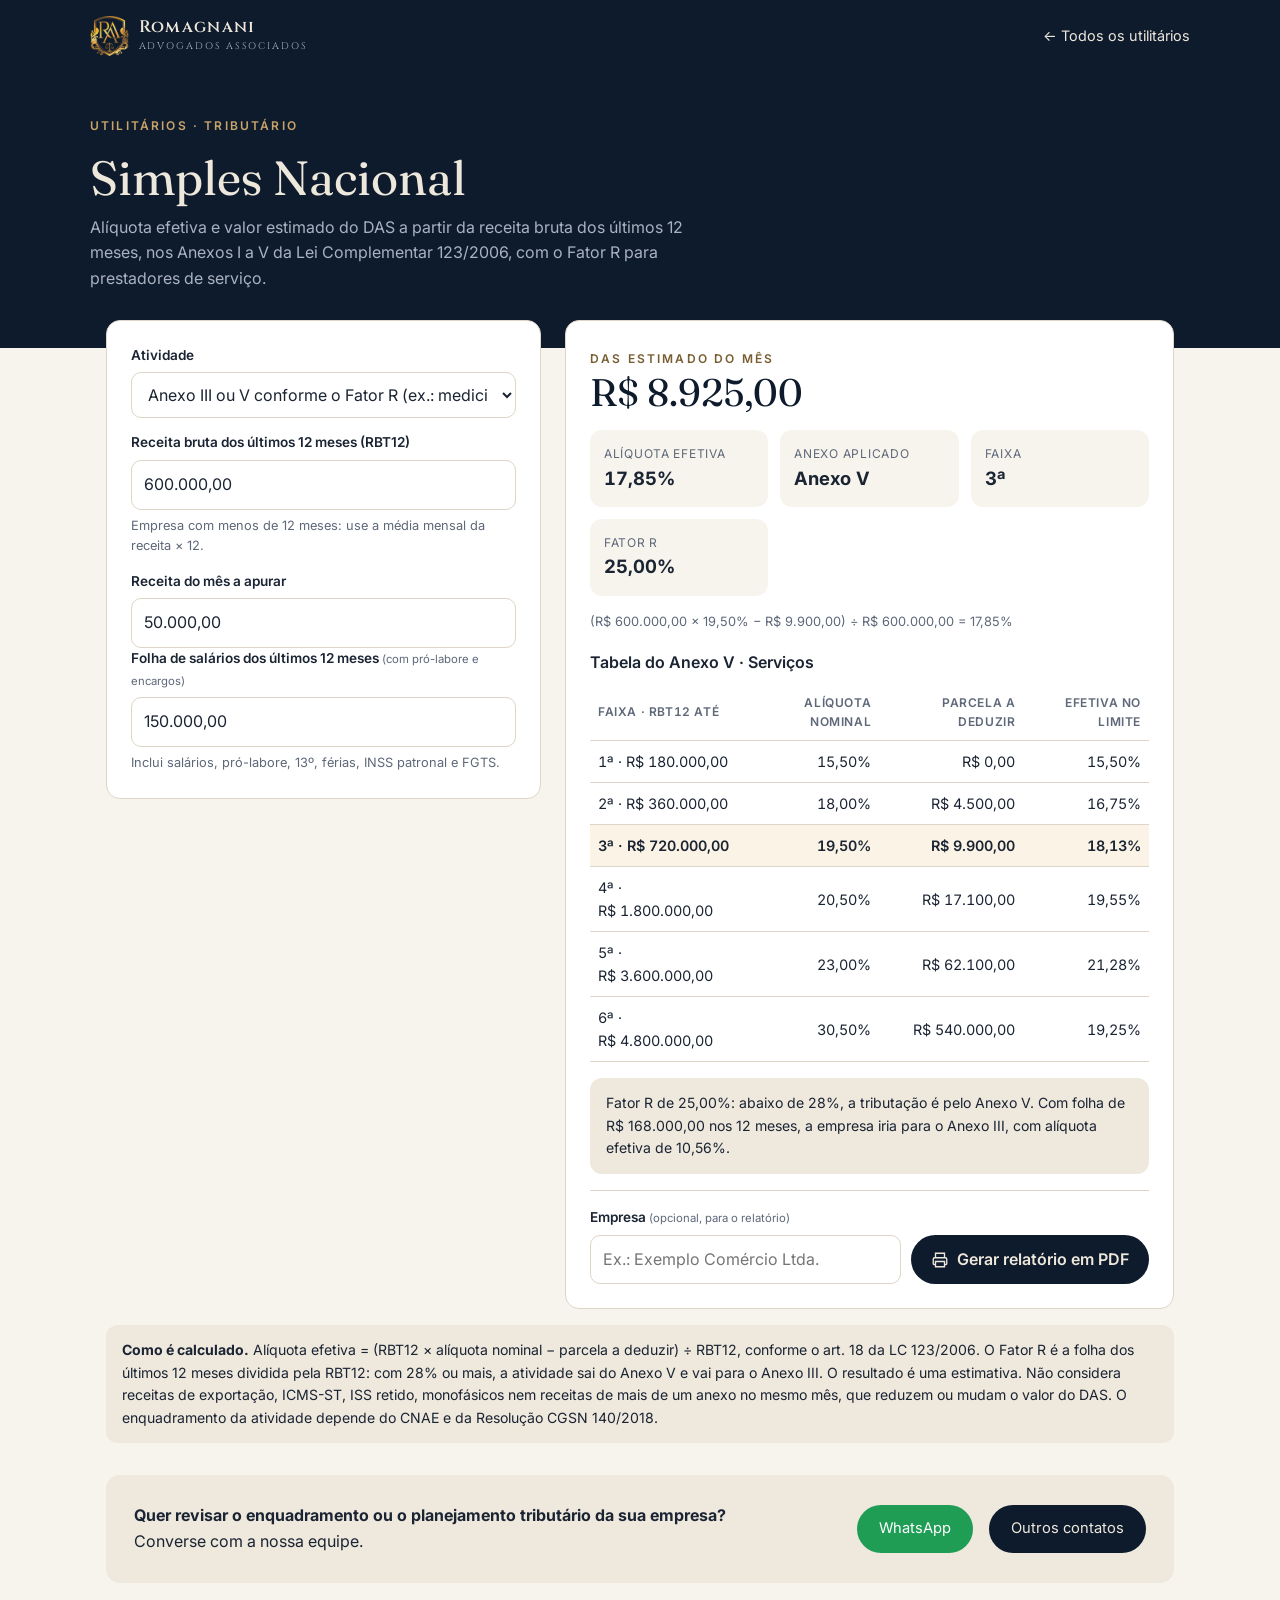
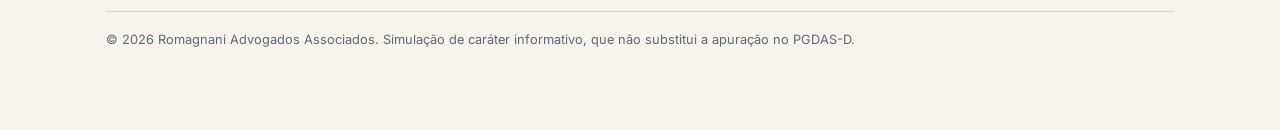
<file: static/utilitarios/simples-nacional.html>
<!doctype html>
<html lang="pt-BR">
<head>
<meta charset="utf-8">
<meta name="viewport" content="width=device-width, initial-scale=1">
<title>Calculadora do Simples Nacional — Romagnani Advogados</title>
<meta name="description" content="Calcule a alíquota efetiva e o valor estimado do DAS no Simples Nacional (Anexos I a V da LC 123/2006), com Fator R para prestadores de serviço.">
<meta property="og:title" content="Calculadora do Simples Nacional">
<meta property="og:description" content="Alíquota efetiva, DAS estimado e Fator R, Anexos I a V.">
<meta property="og:url" content="https://www.raa.com.br/utilitarios/simples-nacional.html">
<meta name="theme-color" content="#0E1B2C">
<link rel="icon" href="../favicon.png" type="image/png">
<link rel="preconnect" href="https://fonts.googleapis.com">
<link rel="preconnect" href="https://fonts.gstatic.com" crossorigin>
<link href="https://fonts.googleapis.com/css2?family=Fraunces:ital,opsz,wght@0,9..144,400;0,9..144,600;1,9..144,400&family=Inter:wght@400;500;600&family=Cinzel:wght@600&display=swap" rel="stylesheet">
<link rel="stylesheet" href="estilo.css?v=20261119b">
</head>
<body>
<div class="bar"><div><a class="home" href="../"><img src="../img/brasao.webp" alt=""><span><b>Romagnani</b><small>Advogados Associados</small></span></a><a class="voltar" href="./">← Todos os utilitários</a></div></div>
<header class="hero"><div>
  <span class="eyebrow">Utilitários · Tributário</span>
  <h1>Simples Nacional</h1>
  <p>Alíquota efetiva e valor estimado do DAS a partir da receita bruta dos últimos 12 meses, nos Anexos I a V da Lei Complementar 123/2006, com o Fator R para prestadores de serviço.</p>
</div></header>
<main>
  <div class="grid">
    <form class="card" id="f" onsubmit="return false">
      <label for="anexo">Atividade</label>
      <select id="anexo">
        <option value="1">Anexo I · Comércio</option>
        <option value="2">Anexo II · Indústria</option>
        <option value="3">Anexo III · Serviços (ex.: instalação, manutenção, agências)</option>
        <option value="4">Anexo IV · Serviços (ex.: limpeza, vigilância, obras, advocacia)</option>
        <option value="5">Anexo V · Serviços (ex.: auditoria, tecnologia, publicidade)</option>
        <option value="R" selected>Anexo III ou V conforme o Fator R (ex.: medicina, engenharia, consultoria)</option>
      </select>
      <label for="rbt12">Receita bruta dos últimos 12 meses (RBT12)</label>
      <input id="rbt12" inputmode="decimal" data-moeda placeholder="0,00" value="600.000,00">
      <p class="hint">Empresa com menos de 12 meses: use a média mensal da receita × 12.</p>
      <label for="mes">Receita do mês a apurar</label>
      <input id="mes" inputmode="decimal" data-moeda placeholder="0,00" value="50.000,00">
      <div id="boxFolha">
        <label for="folha">Folha de salários dos últimos 12 meses <small>(com pró-labore e encargos)</small></label>
        <input id="folha" inputmode="decimal" data-moeda placeholder="0,00" value="150.000,00">
        <p class="hint">Inclui salários, pró-labore, 13º, férias, INSS patronal e FGTS.</p>
      </div>
    </form>
    <section class="card" aria-live="polite">
      <span class="eyebrow" style="color:var(--brass-ink)">DAS estimado do mês</span>
      <div class="big" id="das">—</div>
      <div class="kpis">
        <div class="kpi"><span>Alíquota efetiva</span><b id="kEf">—</b></div>
        <div class="kpi"><span>Anexo aplicado</span><b id="kAnexo">—</b></div>
        <div class="kpi"><span>Faixa</span><b id="kFaixa">—</b></div>
        <div class="kpi" id="kpiR"><span>Fator R</span><b id="kR">—</b></div>
      </div>
      <p class="hint" id="formula"></p>
      <h3 id="tTit">Tabela do anexo</h3>
      <div class="scroll"><table class="tbl" id="tab"></table></div>
      <div class="note" id="obs"></div>
      <div class="gerar">
        <div><label for="empresa">Empresa <small>(opcional, para o relatório)</small></label>
          <input id="empresa" maxlength="120" placeholder="Ex.: Exemplo Comércio Ltda."></div>
        <button type="button" id="btnRel"><svg width="18" height="18" viewBox="0 0 24 24" fill="none" stroke="currentColor" stroke-width="1.8"><path d="M6 9V3h12v6M6 18H4a1 1 0 0 1-1-1v-6a2 2 0 0 1 2-2h14a2 2 0 0 1 2 2v6a1 1 0 0 1-1 1h-2"/><path d="M6 14h12v7H6z"/></svg>Gerar relatório em PDF</button>
      </div>
    </section>
  </div>
  <div class="note">
    <strong>Como é calculado.</strong> Alíquota efetiva = (RBT12 × alíquota nominal − parcela a deduzir) ÷ RBT12, conforme o art. 18 da LC 123/2006. O Fator R é a folha dos últimos 12 meses dividida pela RBT12: com 28% ou mais, a atividade sai do Anexo V e vai para o Anexo III.
    O resultado é uma estimativa. Não considera receitas de exportação, ICMS-ST, ISS retido, monofásicos nem receitas de mais de um anexo no mesmo mês, que reduzem ou mudam o valor do DAS. O enquadramento da atividade depende do CNAE e da Resolução CGSN 140/2018.
  </div>
  <div class="cta">
    <p><strong>Quer revisar o enquadramento ou o planejamento tributário da sua empresa?</strong><br>Converse com a nossa equipe.</p>
    <a class="wa" href="https://wa.me/5511996491980" target="_blank" rel="noopener">WhatsApp</a>
    <a href="../#contato">Outros contatos</a>
  </div>
  <p class="fine">© <span data-ano></span> Romagnani Advogados Associados. Simulação de caráter informativo, que não substitui a apuração no PGDAS-D.</p>
</main>
<script src="comum.js"></script>
<script src="relatorio.js?v=20261119b"></script>
<script>
// Anexos da LC 123/2006 (redação da LC 155/2016). Cada faixa: [limite RBT12, alíquota nominal, parcela a deduzir].
const LIM = [180000, 360000, 720000, 1800000, 3600000, 4800000];
const ANEXOS = {
  1: { nome: "I", desc: "Comércio", f: [[.04, 0], [.073, 5940], [.095, 13860], [.107, 22500], [.143, 87300], [.19, 378000]] },
  2: { nome: "II", desc: "Indústria", f: [[.045, 0], [.078, 5940], [.10, 13860], [.112, 22500], [.147, 85500], [.30, 720000]] },
  3: { nome: "III", desc: "Serviços", f: [[.06, 0], [.112, 9360], [.135, 17640], [.16, 35640], [.21, 125640], [.33, 648000]] },
  4: { nome: "IV", desc: "Serviços", f: [[.045, 0], [.09, 8100], [.102, 12420], [.14, 39780], [.22, 183780], [.33, 828000]] },
  5: { nome: "V", desc: "Serviços", f: [[.155, 0], [.18, 4500], [.195, 9900], [.205, 17100], [.23, 62100], [.305, 540000]] },
};
const FATOR_R = .28;

const $ = id => document.getElementById(id);
const efetiva = (rbt, [nom, pd]) => rbt > 0 ? (rbt * nom - pd) / rbt : 0;
let ult;

function calcular() {
  const sel = $("anexo").value;
  const rbt = numero($("rbt12").value), mes = numero($("mes").value), folha = numero($("folha").value);
  const usaR = sel === "R";
  $("boxFolha").style.display = usaR ? "" : "none";
  $("kpiR").style.display = usaR ? "" : "none";

  let n = usaR ? 5 : +sel, fr = 0;
  if (usaR) { fr = rbt > 0 ? folha / rbt : 0; n = fr >= FATOR_R ? 3 : 5; $("kR").textContent = pct(fr); }
  const A = ANEXOS[n];
  const i = Math.min(LIM.findIndex(l => rbt <= l) === -1 ? 5 : LIM.findIndex(l => rbt <= l), 5);
  const faixa = A.f[i];
  // Na 1ª faixa a alíquota efetiva é a própria nominal (inclusive com RBT12 zero, empresa nova).
  const ef = i === 0 ? faixa[0] : efetiva(rbt, faixa);
  const das = r2(mes * ef);

  $("das").textContent = moeda(das);
  $("kEf").textContent = pct(ef);
  $("kAnexo").textContent = "Anexo " + A.nome;
  $("kFaixa").textContent = (i + 1) + "ª";
  $("formula").textContent = i === 0 ? `1ª faixa: alíquota efetiva igual à nominal (${pct(faixa[0])}).`
    : `(${moeda(rbt)} × ${pct(faixa[0])} − ${moeda(faixa[1])}) ÷ ${moeda(rbt)} = ${pct(ef)}`;
  $("tTit").textContent = `Tabela do Anexo ${A.nome} · ${A.desc}`;
  $("tab").innerHTML = `<tr><th>Faixa · RBT12 até</th><th>Alíquota nominal</th><th>Parcela a deduzir</th><th>Efetiva no limite</th></tr>` +
    A.f.map((f, k) => `<tr class="${k === i ? "on" : ""}"><td>${k + 1}ª · ${moeda(LIM[k])}</td><td>${pct(f[0])}</td><td>${moeda(f[1])}</td><td>${pct(efetiva(LIM[k], f))}</td></tr>`).join("");

  ult = { usaR, fr, n, i, ef, das, rbt, mes, folha };
  const obs = [];
  if (usaR) obs.push(fr >= FATOR_R
    ? `Fator R de ${pct(fr)}: igual ou acima de 28%, a tributação é pelo Anexo III.`
    : `Fator R de ${pct(fr)}: abaixo de 28%, a tributação é pelo Anexo V. Com folha de ${moeda(rbt * FATOR_R)} nos 12 meses, a empresa iria para o Anexo III, com alíquota efetiva de ${pct(i === 0 ? ANEXOS[3].f[0][0] : efetiva(rbt, ANEXOS[3].f[i]))}.`);
  if (rbt > 4800000) obs.push("<b>Atenção:</b> receita acima de R$ 4,8 milhões no ano impede a permanência no Simples Nacional.");
  else if (rbt > 3600000) obs.push("<b>Atenção:</b> acima do sublimite de R$ 3,6 milhões, o ICMS e o ISS deixam de ser recolhidos no DAS e passam a ser pagos à parte, pelas regras normais. O valor acima considera o DAS completo.");
  $("obs").innerHTML = obs.join("<br>");
  $("obs").className = "note" + (rbt > 3600000 ? " warn" : "");
  $("obs").style.display = obs.length ? "" : "none";
}

// ---------- relatório em PDF no papel timbrado ----------
const efetivaEm = (n, rbt) => { const k = Math.min(LIM.findIndex(l => rbt <= l) === -1 ? 5 : LIM.findIndex(l => rbt <= l), 5); return k === 0 ? ANEXOS[n].f[0][0] : efetiva(rbt, ANEXOS[n].f[k]); };

// Curva da alíquota efetiva ao longo da receita (0 a R$ 4,8 milhões), com a posição da empresa.
function svgCurva(n, alt, rbt) {
  const W = 680, H = 240, L = 46, R = 20, T = 14, B = 34, XM = 4800000;
  const ns = alt ? [n, alt] : [n], cor = { 1: "#4A6FA5", 2: "#4A6FA5", 3: "#C9A46A", 4: "#4A6FA5", 5: "#16414A" };
  const pts = k => Array.from({ length: 97 }, (_, j) => { const x = Math.max(j * XM / 96, 1); return [x, efetivaEm(k, x)]; });
  const ymax = Math.ceil(Math.max(...ns.flatMap(k => pts(k).map(p => p[1]))) * 100 / 5) * 5 / 100;
  const X = v => L + v / XM * (W - L - R), Y = v => T + (1 - v / ymax) * (H - T - B);
  let o = `<svg viewBox="0 0 ${W} ${H}" xmlns="http://www.w3.org/2000/svg" font-family="inherit">`;
  for (let v = 0; v <= ymax + 1e-9; v += .05) o += `<line x1="${L}" x2="${W - R}" y1="${Y(v)}" y2="${Y(v)}" stroke="#E6E0D4"/><text x="${L - 6}" y="${Y(v) + 3}" font-size="9" fill="#5E6878" text-anchor="end">${pct(v, 0)}</text>`;
  [180000, 360000, 720000, 1800000, 3600000, 4800000].forEach((l, k) => {
    o += `<line x1="${X(l)}" x2="${X(l)}" y1="${T}" y2="${H - B}" stroke="#DDD5C7" stroke-dasharray="3 3"/>` + (k < 2 ? "" :
      `<text x="${X(l)}" y="${H - B + 13}" font-size="8.5" fill="#5E6878" text-anchor="${k === 5 ? "end" : "middle"}">${l < 1e6 ? l / 1000 + " mil" : (l / 1e6).toLocaleString("pt-BR") + " mi"}</text>`);
  });
  o += `<text x="${(L + W - R) / 2}" y="${H - 4}" font-size="8.5" fill="#5E6878" text-anchor="middle">Receita bruta dos últimos 12 meses (R$)</text>`;
  ns.forEach((k, j) => {
    o += `<path d="${pts(k).map((p, q) => (q ? "L" : "M") + X(p[0]).toFixed(1) + " " + Y(p[1]).toFixed(1)).join("")}" fill="none" stroke="${j ? "#9AA5B4" : cor[k]}" stroke-width="${j ? 2 : 2.8}"${j ? ' stroke-dasharray="6 4"' : ""}/>`;
    const ini = pts(k)[60];   // rótulo junto à curva, perto de R$ 3 milhões
    o += `<text x="${X(ini[0])}" y="${Y(ini[1]) + (j && efetivaEm(k, 3e6) < efetivaEm(n, 3e6) ? 15 : -8)}" font-size="9.5" font-weight="700" fill="${j ? "#7A8594" : cor[k]}" text-anchor="middle">Anexo ${["", "I", "II", "III", "IV", "V"][k]}</text>`;
  });
  if (rbt > 0 && rbt <= XM) {
    const e = efetivaEm(n, rbt), cx = X(rbt), cy = Y(e), dir = cx > W * .6;
    o += `<circle cx="${cx}" cy="${cy}" r="6" fill="#C9A46A" stroke="#0E1B2C" stroke-width="2"/>` +
      `<text x="${cx + (dir ? -10 : 10)}" y="${cy - 9}" font-size="10" font-weight="700" fill="#0E1B2C" text-anchor="${dir ? "end" : "start"}">Sua empresa: ${pct(e)}</text>`;
  }
  return o + "</svg>";
}

function gerarRelatorio() {
  calcular();
  const u = ult, A = ANEXOS[u.n], emp = $("empresa").value.trim();
  if (!u.rbt && !u.mes) { alert("Informe a receita para gerar o relatório."); return; }
  const alt = u.usaR ? (u.n === 3 ? 5 : 3) : null;
  const ativ = $("anexo").selectedOptions[0].text.replace(/ \(ex\.:.*\)/, "");
  const dados = [["Atividade", ativ], ["Receita bruta dos últimos 12 meses", moeda(u.rbt)], ["Receita do mês", moeda(u.mes)]];
  if (u.usaR) dados.push(["Folha dos últimos 12 meses", moeda(u.folha)], ["Fator R", pct(u.fr) + (u.fr >= FATOR_R ? " (Anexo III)" : " (Anexo V)")]);
  const tab = relTabela(["Faixa · RBT12 até", "Alíquota nominal", "Parcela a deduzir", "Efetiva no limite"],
    A.f.map((f, k) => [`${k + 1}ª · ${moeda(LIM[k])}`, pct(f[0]), moeda(f[1]), pct(efetiva(LIM[k], f))]));
  const tabOn = tab.split("<tbody>");
  const linhas = tabOn[1].split("<tr>"); linhas[u.i + 1] = '<tr class="on">' + linhas[u.i + 1];
  const tabF = tabOn[0] + "<tbody>" + linhas.map((l, k) => k === 0 || k === u.i + 1 ? l : "<tr>" + l).join("");
  const avisos = $("obs").innerHTML.split("<br>").filter(t => t.startsWith("<b>Atenção"));  // o Fator R já está na conclusão
  const obs = avisos.length ? `<div class="r-obs" style="background:#FBF4E6">${avisos.join("<br>")}</div>` : "";
  relatorio({
    eyebrow: "Simulação tributária · Simples Nacional",
    titulo: "DAS e alíquota efetiva do Simples Nacional",
    para: emp, ref: `Anexo ${A.nome} · ${u.i + 1}ª faixa`,
    conclusao: `<p>DAS estimado de <b>${moeda(u.das)}</b> para a receita de ${moeda(u.mes)} no mês, com alíquota efetiva de <b>${pct(u.ef)}</b> no <b>Anexo ${A.nome}</b> (${A.desc}), ${u.i + 1}ª faixa.</p>` +
      (u.usaR ? `<p>Fator R de <b>${pct(u.fr)}</b>: ${u.fr >= FATOR_R ? "a atividade fica no Anexo III" : `a atividade fica no Anexo V; com folha de ${moeda(u.rbt * FATOR_R)} nos 12 meses, iria para o Anexo III, com alíquota efetiva de ${pct(efetivaEm(3, u.rbt))}`}.</p>` : ""),
    corpo: `<h2>1. Dados considerados</h2>${relDados(dados)}
      <h2>2. Resultado</h2>
      ${relKpis([
        { titulo: "DAS do mês", valor: moeda(u.das), cor: "#C9A46A", texto: "receita do mês × alíquota efetiva" },
        { titulo: "Alíquota efetiva", valor: pct(u.ef), cor: "#1F3864", texto: `Anexo ${A.nome} · ${u.i + 1}ª faixa` },
        { titulo: "Estimativa em 12 meses", valor: moeda(u.rbt * u.ef), cor: "#16414A", texto: "RBT12 × alíquota efetiva" },
        ...(u.usaR ? [{ titulo: "Fator R", valor: pct(u.fr), cor: u.fr >= FATOR_R ? "#5E9C8F" : "#B0695B", texto: "mínimo de 28% para o Anexo III" }] : []),
      ])}
      <p class="r-nota">${$("formula").textContent}</p>
      <div class="r-graf" style="margin-top:4mm">${svgCurva(u.n, alt, u.rbt)}</div>
      <p class="r-nota">Alíquota efetiva conforme a receita dos últimos 12 meses${alt ? `, comparando o Anexo ${A.nome} com o Anexo ${["", "I", "II", "III", "IV", "V"][alt]} (tracejado)` : ""}. As linhas verticais marcam o início de cada faixa.</p>
      ${obs}
      <h2>3. Tabela do Anexo ${A.nome} · ${A.desc}</h2>${tabF}
      <h2>4. Como é calculado</h2><p style="font-size:8.5pt">${document.querySelector("main > .note").innerHTML.replace(/^\s*<strong>[^<]*<\/strong>\s*/, "")}</p>`,
    ressalva: "Simulação de caráter informativo, com base na LC 123/2006 (redação da LC 155/2016) e na Resolução CGSN 140/2018. Não substitui a apuração no PGDAS-D nem a análise do enquadramento da atividade pelo CNAE.",
    arquivo: "Simples Nacional - DAS" + (emp ? " - " + emp : ""),
  });
}
$("btnRel").addEventListener("click", gerarRelatorio);

$("f").addEventListener("input", calcular);
$("f").addEventListener("change", calcular);
calcular();
</script>
</body>
</html>
</file>
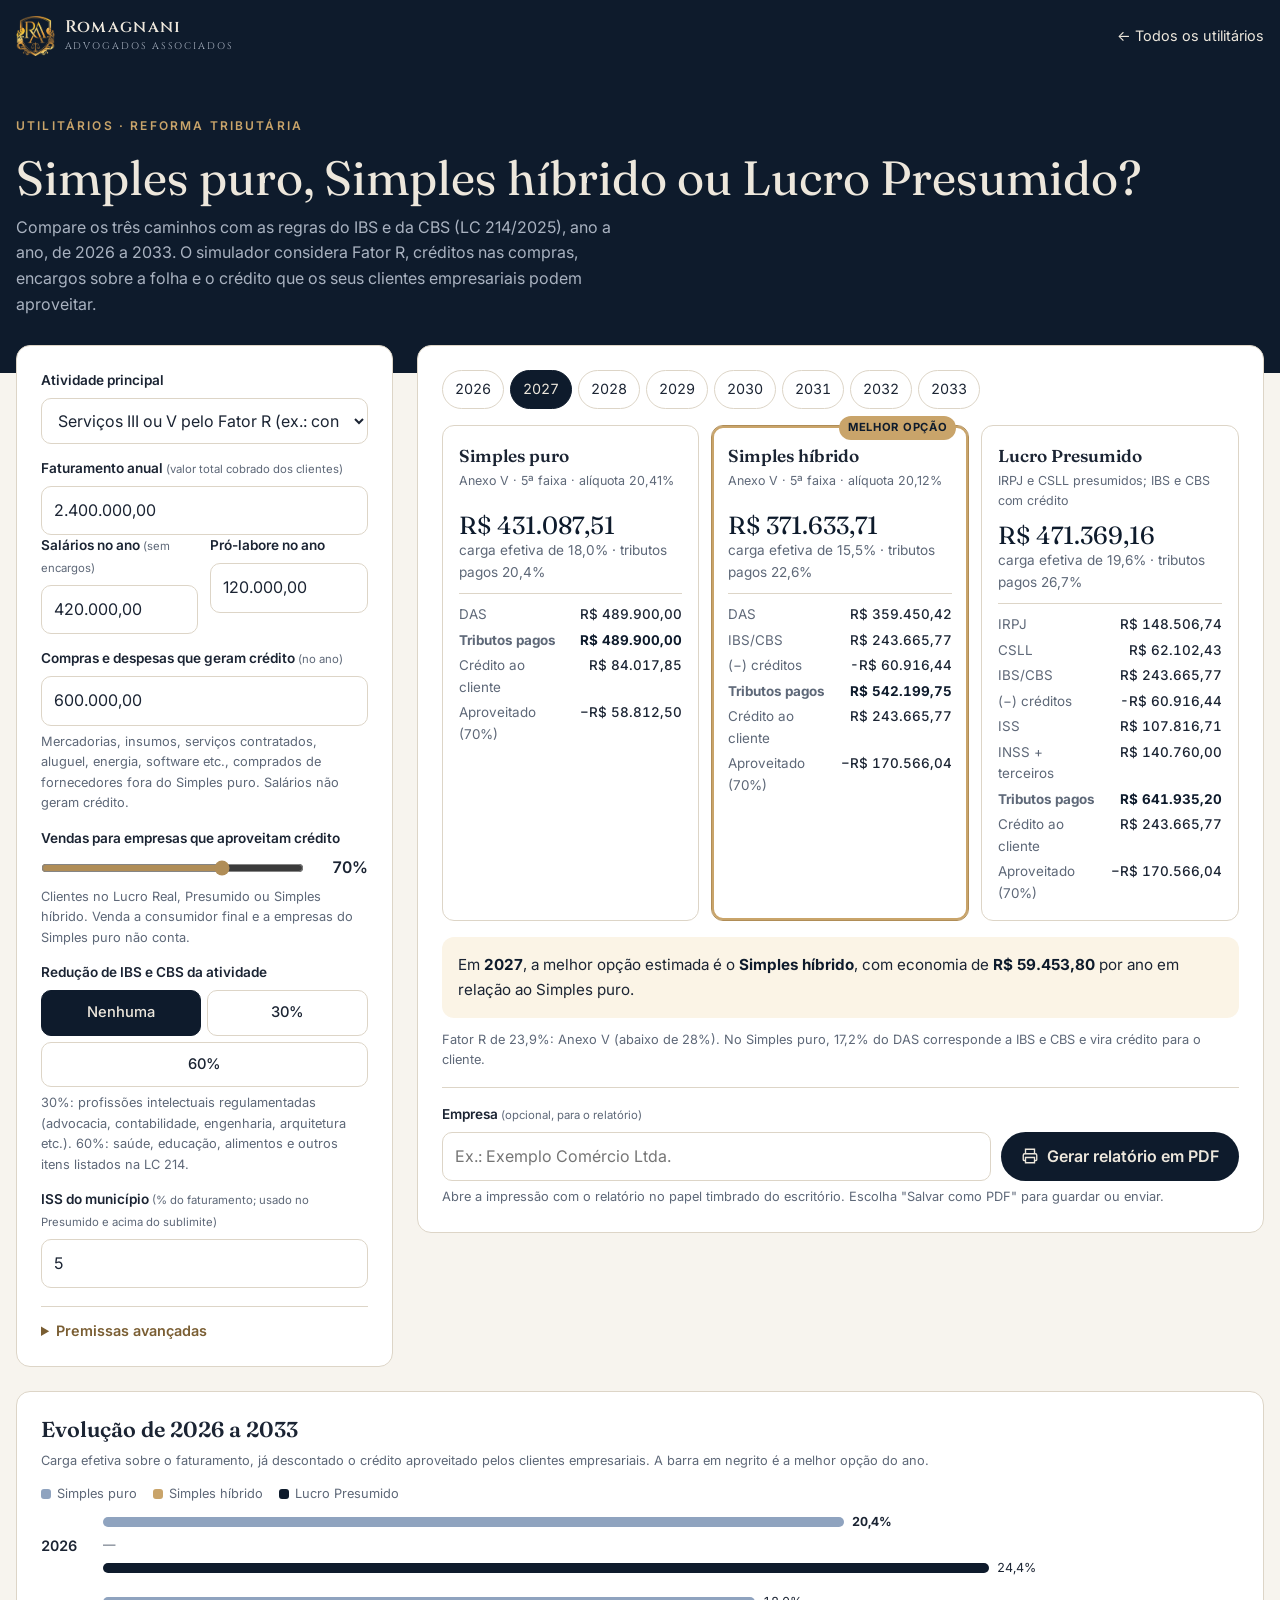
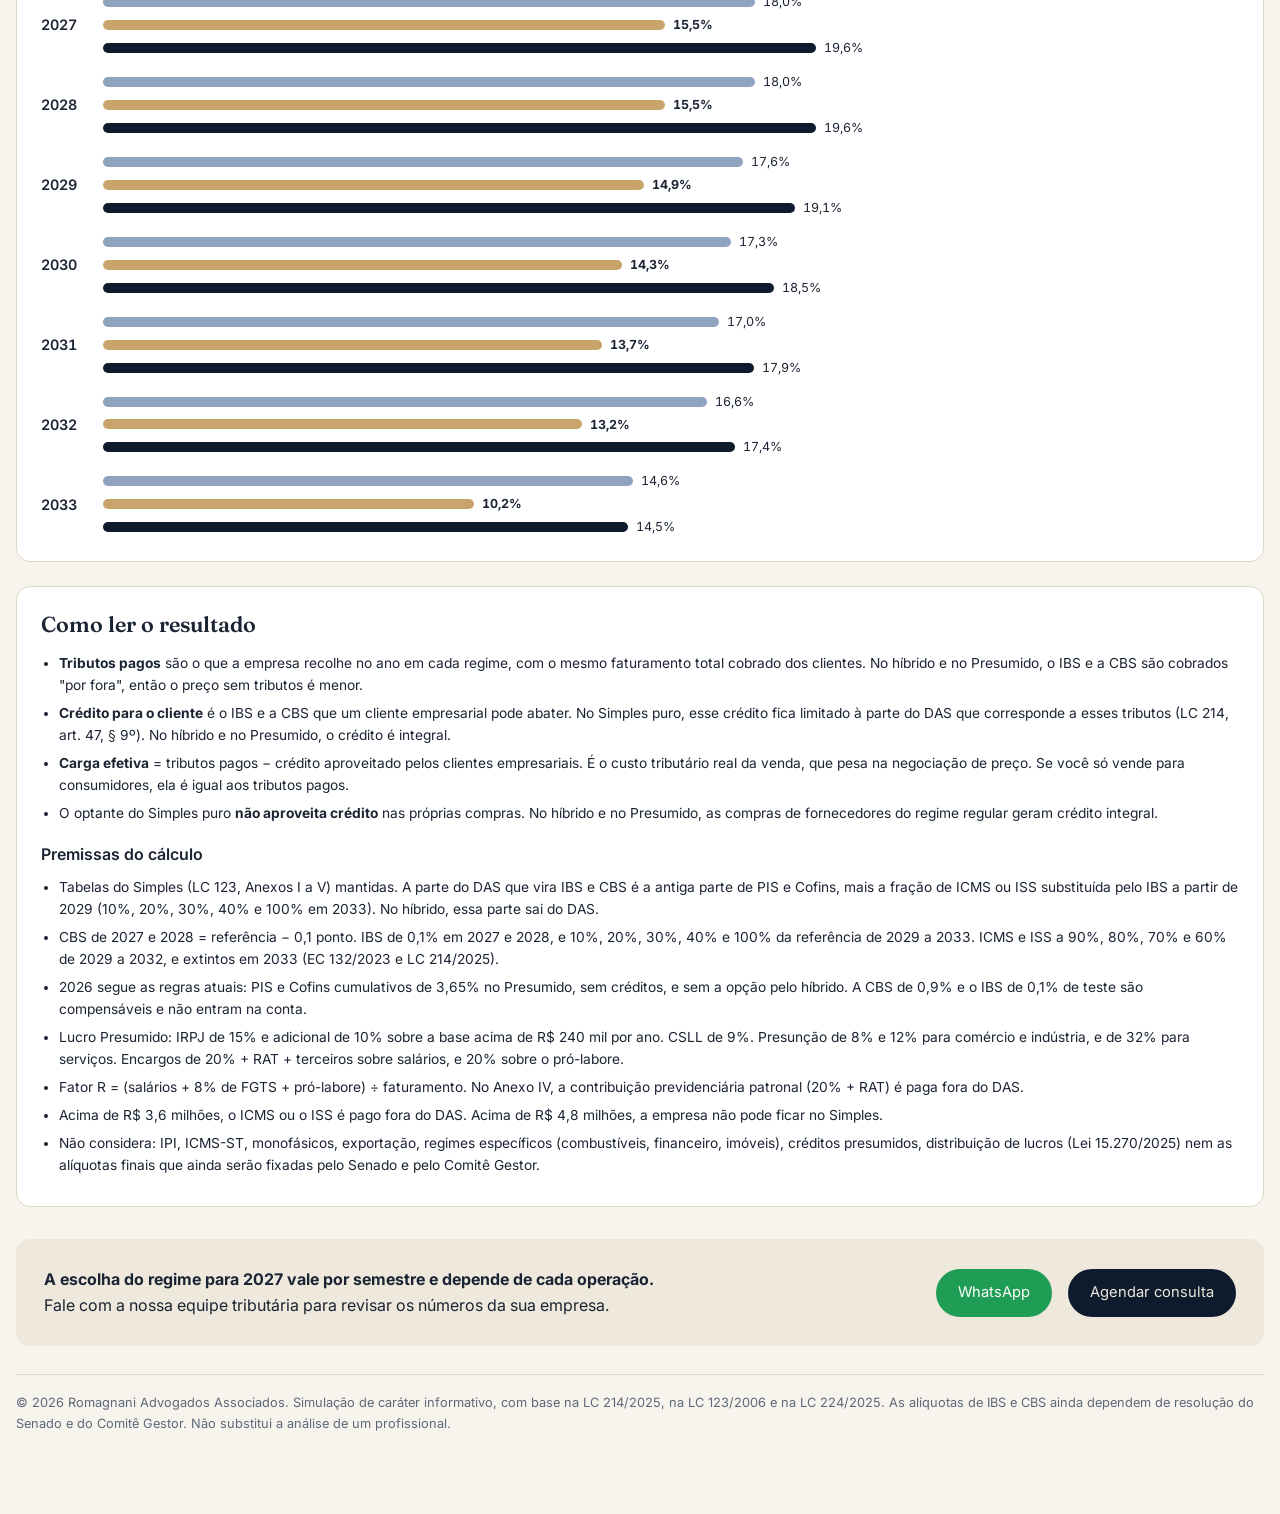
<file: static/utilitarios/simples-ou-presumido.html>
<!doctype html>
<html lang="pt-BR">
<head>
<meta charset="utf-8">
<meta name="viewport" content="width=device-width, initial-scale=1">
<title>Simples puro, híbrido ou Lucro Presumido na Reforma Tributária — Romagnani Advogados</title>
<meta name="description" content="Simulador da Reforma Tributária: compare o Simples Nacional puro, o Simples híbrido (IBS e CBS fora do DAS) e o Lucro Presumido de 2026 a 2033, com créditos, Fator R e o efeito para clientes empresariais.">
<meta property="og:title" content="Simples puro, híbrido ou Lucro Presumido? Simulador da Reforma Tributária">
<meta property="og:description" content="Compare os três caminhos com IBS e CBS, ano a ano, de 2026 a 2033.">
<meta property="og:url" content="https://www.raa.com.br/utilitarios/simples-ou-presumido.html">
<meta name="theme-color" content="#0E1B2C">
<link rel="icon" href="../favicon.png" type="image/png">
<link rel="preconnect" href="https://fonts.googleapis.com">
<link rel="preconnect" href="https://fonts.gstatic.com" crossorigin>
<link href="https://fonts.googleapis.com/css2?family=Fraunces:ital,opsz,wght@0,9..144,400;0,9..144,600;1,9..144,400&family=Inter:wght@400;500;600&family=Cinzel:wght@600&display=swap" rel="stylesheet">
<link rel="stylesheet" href="estilo.css?v=20261119b">
<style>
main,.bar>div,.hero>div{max-width:1320px}
.grid{grid-template-columns:minmax(300px,4fr) minmax(0,9fr)}
@media (max-width:960px){.grid{grid-template-columns:minmax(0,1fr)}}
.seg label{position:relative}
details{margin-top:18px;border-top:1px solid var(--line);padding-top:12px}
summary{cursor:pointer;font-weight:600;font-size:.9rem;color:var(--brass-ink)}
input[type=range]{padding:0;border:0;accent-color:var(--brass)}
.rng{display:flex;align-items:center;gap:12px}
.rng output{min-width:52px;text-align:right;font-weight:600;font-variant-numeric:tabular-nums}
.anos{display:flex;gap:6px;flex-wrap:wrap;margin-bottom:16px}
.anos button{font:inherit;font-size:.88rem;padding:7px 12px;border-radius:999px;border:1px solid var(--line);background:#fff;cursor:pointer;color:var(--text);font-variant-numeric:tabular-nums}
.anos button[aria-pressed="true"]{background:var(--ink);border-color:var(--ink);color:var(--on-ink)}
.regs{display:grid;grid-template-columns:repeat(3,minmax(0,1fr));gap:12px}
@media (max-width:1180px) and (min-width:961px),(max-width:700px){.regs{grid-template-columns:minmax(0,1fr)}}
.reg{border:1px solid var(--line);border-radius:12px;padding:16px;position:relative;background:#fff}
.reg.melhor{border-color:var(--brass);box-shadow:0 0 0 2px var(--brass-2) inset}
.reg.off{opacity:.55}
.reg h3{margin:0 0 2px;font-family:"Fraunces",Georgia,serif;font-weight:600;font-size:1.08rem}
.reg .sub{font-size:.78rem;color:var(--muted);margin-bottom:10px;min-height:2.4em}
.reg .v{font-family:"Fraunces",Georgia,serif;font-size:1.55rem;color:var(--ink);line-height:1.15;font-variant-numeric:tabular-nums}
.reg .p{font-size:.85rem;color:var(--muted);margin-bottom:10px}
.reg dl{display:grid;grid-template-columns:1fr auto;gap:4px 10px;font-size:.84rem;border-top:1px solid var(--line);padding-top:10px}
.reg dt{color:var(--muted)}
.reg dd{text-align:right;font-variant-numeric:tabular-nums;font-weight:500}
.reg dd.forte{font-weight:700;color:var(--ink)}
.selo{position:absolute;top:-10px;right:12px;background:var(--brass-2);color:var(--ink);font-size:.7rem;font-weight:700;letter-spacing:.06em;text-transform:uppercase;padding:3px 9px;border-radius:999px}
.veredito{margin:16px 0 0;padding:16px;border-radius:12px;background:#FBF4E6;font-size:.95rem}
.veredito b{color:var(--ink)}
.barras{display:grid;gap:14px;margin-top:6px}
.ano-l{display:grid;grid-template-columns:52px minmax(0,1fr);gap:10px;align-items:center}
.ano-l>span{font-weight:600;font-variant-numeric:tabular-nums;font-size:.9rem}
.bs{display:grid;gap:3px}
.b{display:flex;align-items:center;gap:8px;font-size:.78rem;font-variant-numeric:tabular-nums}
.b i{display:block;height:10px;border-radius:5px;min-width:2px}
.b.pu i{background:#8FA3BF}.b.hi i{background:var(--brass-2)}.b.lp i{background:#0E1B2C}
.b.win{font-weight:700}
.leg{display:flex;gap:16px;flex-wrap:wrap;font-size:.8rem;color:var(--muted);margin-bottom:8px}
.leg span::before{content:"";display:inline-block;width:10px;height:10px;border-radius:3px;margin-right:6px;vertical-align:-1px}
.leg .pu::before{background:#8FA3BF}.leg .hi::before{background:var(--brass-2)}.leg .lp::before{background:#0E1B2C}
.premissas{font-size:.86rem;color:var(--text)}
.premissas li{margin:0 0 6px 18px}
.tbl td.melhor{background:#FBF4E6;font-weight:700}
</style>
</head>
<body>
<div class="bar"><div><a class="home" href="../"><img src="../img/brasao.webp" alt=""><span><b>Romagnani</b><small>Advogados Associados</small></span></a><a class="voltar" href="./">← Todos os utilitários</a></div></div>
<header class="hero"><div>
  <span class="eyebrow">Utilitários · Reforma Tributária</span>
  <h1>Simples puro, Simples híbrido ou Lucro Presumido?</h1>
  <p>Compare os três caminhos com as regras do IBS e da CBS (LC 214/2025), ano a ano, de 2026 a 2033. O simulador considera Fator R, créditos nas compras, encargos sobre a folha e o crédito que os seus clientes empresariais podem aproveitar.</p>
</div></header>
<main>
  <div class="grid">
    <form class="card" id="f" onsubmit="return false">
      <label for="ativ">Atividade principal</label>
      <select id="ativ">
        <option value="1">Comércio (Anexo I)</option>
        <option value="2">Indústria (Anexo II)</option>
        <option value="3">Serviços do Anexo III (ex.: manutenção, agências, academias)</option>
        <option value="4">Serviços do Anexo IV (ex.: advocacia, limpeza, vigilância, obras)</option>
        <option value="R" selected>Serviços III ou V pelo Fator R (ex.: consultoria, engenharia, medicina, TI)</option>
      </select>

      <label for="rec">Faturamento anual <small>(valor total cobrado dos clientes)</small></label>
      <input id="rec" inputmode="decimal" data-moeda value="2.400.000,00">

      <div class="row">
        <div><label for="sal">Salários no ano <small>(sem encargos)</small></label>
          <input id="sal" inputmode="decimal" data-moeda value="420.000,00"></div>
        <div><label for="pro">Pró-labore no ano</label>
          <input id="pro" inputmode="decimal" data-moeda value="120.000,00"></div>
      </div>

      <label for="cmp">Compras e despesas que geram crédito <small>(no ano)</small></label>
      <input id="cmp" inputmode="decimal" data-moeda value="600.000,00">
      <p class="hint">Mercadorias, insumos, serviços contratados, aluguel, energia, software etc., comprados de fornecedores fora do Simples puro. Salários não geram crédito.</p>

      <label for="b2b">Vendas para empresas que aproveitam crédito</label>
      <div class="rng"><input type="range" id="b2b" min="0" max="100" step="5" value="70"><output id="b2bO">70%</output></div>
      <p class="hint">Clientes no Lucro Real, Presumido ou Simples híbrido. Venda a consumidor final e a empresas do Simples puro não conta.</p>

      <label>Redução de IBS e CBS da atividade</label>
      <div class="seg" role="radiogroup" aria-label="Redução de alíquota">
        <label><input type="radio" name="red" value="0" checked><span>Nenhuma</span></label>
        <label><input type="radio" name="red" value="0.3"><span>30%</span></label>
        <label><input type="radio" name="red" value="0.6"><span>60%</span></label>
      </div>
      <p class="hint">30%: profissões intelectuais regulamentadas (advocacia, contabilidade, engenharia, arquitetura etc.). 60%: saúde, educação, alimentos e outros itens listados na LC 214.</p>

      <label for="loc" id="locL">ICMS a recolher no Lucro Presumido <small>(% do faturamento, já descontados os créditos)</small></label>
      <input id="loc" inputmode="decimal" value="5">

      <details>
        <summary>Premissas avançadas</summary>
        <div class="row">
          <div><label for="cbs">CBS de referência (%)</label><input id="cbs" inputmode="decimal" value="11,3"></div>
          <div><label for="ibs">IBS de referência (%)</label><input id="ibs" inputmode="decimal" value="16,6"></div>
        </div>
        <p class="hint">CBS: cálculo do TCU para 2027 (11,3%), pendente de resolução do Senado. IBS: estimativa do total de 27,9% da Secretaria Extraordinária da Reforma Tributária, menos a CBS.</p>
        <div class="row">
          <div><label for="rat">RAT × FAP (%)</label><input id="rat" inputmode="decimal" value="2"></div>
          <div><label for="ter">Terceiros / Sistema S (%)</label><input id="ter" inputmode="decimal" value="5,8"></div>
        </div>
        <label class="check"><input type="checkbox" id="lc224" checked> <span>Aplicar o acréscimo de 10% na presunção do Lucro Presumido sobre a receita acima de R$ 5 milhões (LC 224/2025)</span></label>
      </details>
    </form>

    <section class="card" aria-live="polite">
      <div class="anos" id="anos" role="group" aria-label="Ano da simulação"></div>
      <div class="regs" id="regs"></div>
      <div class="veredito" id="ver"></div>
      <p class="hint" id="info" style="margin-top:12px"></p>
      <div class="gerar">
        <div><label for="empresa">Empresa <small>(opcional, para o relatório)</small></label>
          <input id="empresa" maxlength="120" placeholder="Ex.: Exemplo Comércio Ltda."></div>
        <button type="button" id="btnRel"><svg width="18" height="18" viewBox="0 0 24 24" fill="none" stroke="currentColor" stroke-width="1.8"><path d="M6 9V3h12v6M6 18H4a1 1 0 0 1-1-1v-6a2 2 0 0 1 2-2h14a2 2 0 0 1 2 2v6a1 1 0 0 1-1 1h-2"/><path d="M6 14h12v7H6z"/></svg>Gerar relatório em PDF</button>
      </div>
      <p class="hint">Abre a impressão com o relatório no papel timbrado do escritório. Escolha "Salvar como PDF" para guardar ou enviar.</p>
    </section>
  </div>

  <section class="card" style="margin-top:24px">
    <h2>Evolução de 2026 a 2033</h2>
    <p class="hint" style="margin:-6px 0 12px">Carga efetiva sobre o faturamento, já descontado o crédito aproveitado pelos clientes empresariais. A barra em negrito é a melhor opção do ano.</p>
    <div class="leg"><span class="pu">Simples puro</span><span class="hi">Simples híbrido</span><span class="lp">Lucro Presumido</span></div>
    <div class="barras" id="barras"></div>
  </section>

  <section class="card" style="margin-top:24px">
    <h2>Como ler o resultado</h2>
    <ul class="premissas">
      <li><b>Tributos pagos</b> são o que a empresa recolhe no ano em cada regime, com o mesmo faturamento total cobrado dos clientes. No híbrido e no Presumido, o IBS e a CBS são cobrados "por fora", então o preço sem tributos é menor.</li>
      <li><b>Crédito para o cliente</b> é o IBS e a CBS que um cliente empresarial pode abater. No Simples puro, esse crédito fica limitado à parte do DAS que corresponde a esses tributos (LC 214, art. 47, § 9º). No híbrido e no Presumido, o crédito é integral.</li>
      <li><b>Carga efetiva</b> = tributos pagos − crédito aproveitado pelos clientes empresariais. É o custo tributário real da venda, que pesa na negociação de preço. Se você só vende para consumidores, ela é igual aos tributos pagos.</li>
      <li>O optante do Simples puro <b>não aproveita crédito</b> nas próprias compras. No híbrido e no Presumido, as compras de fornecedores do regime regular geram crédito integral.</li>
    </ul>
    <h3>Premissas do cálculo</h3>
    <ul class="premissas">
      <li>Tabelas do Simples (LC 123, Anexos I a V) mantidas. A parte do DAS que vira IBS e CBS é a antiga parte de PIS e Cofins, mais a fração de ICMS ou ISS substituída pelo IBS a partir de 2029 (10%, 20%, 30%, 40% e 100% em 2033). No híbrido, essa parte sai do DAS.</li>
      <li>CBS de 2027 e 2028 = referência − 0,1 ponto. IBS de 0,1% em 2027 e 2028, e 10%, 20%, 30%, 40% e 100% da referência de 2029 a 2033. ICMS e ISS a 90%, 80%, 70% e 60% de 2029 a 2032, e extintos em 2033 (EC 132/2023 e LC 214/2025).</li>
      <li>2026 segue as regras atuais: PIS e Cofins cumulativos de 3,65% no Presumido, sem créditos, e sem a opção pelo híbrido. A CBS de 0,9% e o IBS de 0,1% de teste são compensáveis e não entram na conta.</li>
      <li>Lucro Presumido: IRPJ de 15% e adicional de 10% sobre a base acima de R$ 240 mil por ano. CSLL de 9%. Presunção de 8% e 12% para comércio e indústria, e de 32% para serviços. Encargos de 20% + RAT + terceiros sobre salários, e 20% sobre o pró-labore.</li>
      <li>Fator R = (salários + 8% de FGTS + pró-labore) ÷ faturamento. No Anexo IV, a contribuição previdenciária patronal (20% + RAT) é paga fora do DAS.</li>
      <li>Acima de R$ 3,6 milhões, o ICMS ou o ISS é pago fora do DAS. Acima de R$ 4,8 milhões, a empresa não pode ficar no Simples.</li>
      <li>Não considera: IPI, ICMS-ST, monofásicos, exportação, regimes específicos (combustíveis, financeiro, imóveis), créditos presumidos, distribuição de lucros (Lei 15.270/2025) nem as alíquotas finais que ainda serão fixadas pelo Senado e pelo Comitê Gestor.</li>
    </ul>
  </section>

  <div class="cta">
    <p><strong>A escolha do regime para 2027 vale por semestre e depende de cada operação.</strong><br>Fale com a nossa equipe tributária para revisar os números da sua empresa.</p>
    <a class="wa" href="https://wa.me/5511996491980" target="_blank" rel="noopener">WhatsApp</a>
    <a href="../agendar/">Agendar consulta</a>
  </div>
  <p class="fine">© <span data-ano></span> Romagnani Advogados Associados. Simulação de caráter informativo, com base na LC 214/2025, na LC 123/2006 e na LC 224/2025. As alíquotas de IBS e CBS ainda dependem de resolução do Senado e do Comitê Gestor. Não substitui a análise de um profissional.</p>
</main>
<script src="comum.js"></script>
<script src="relatorio.js?v=20261119b"></script>
<script>
// Simples Nacional: faixas da LC 123/2006 (redação da LC 155/2016). [alíquota nominal, parcela a deduzir]
const LIM = [180000, 360000, 720000, 1800000, 3600000, 4800000];
const ANEXOS = {
  1: [[.04, 0], [.073, 5940], [.095, 13860], [.107, 22500], [.143, 87300], [.19, 378000]],
  2: [[.045, 0], [.078, 5940], [.10, 13860], [.112, 22500], [.147, 85500], [.30, 720000]],
  3: [[.06, 0], [.112, 9360], [.135, 17640], [.16, 35640], [.21, 125640], [.33, 648000]],
  4: [[.045, 0], [.09, 8100], [.102, 12420], [.14, 39780], [.22, 183780], [.33, 828000]],
  5: [[.155, 0], [.18, 4500], [.195, 9900], [.205, 17100], [.23, 62100], [.305, 540000]],
};
// Partilha do DAS por faixa: [PIS + Cofins, ICMS ou ISS]. A parte de PIS/Cofins vira CBS (e um pouco de IBS) em 2027.
const PART = {
  1: [[.155, .34], [.155, .34], [.155, .34], [.155, .34], [.155, .34], [.344, 0]],
  2: [[.14, .32], [.14, .32], [.14, .32], [.14, .32], [.14, .32], [.255, 0]],
  3: [[.156, .335], [.171, .32], [.166, .325], [.166, .325], [.156, .335], [.195, 0]],
  4: [[.215, .445], [.25, .40], [.24, .40], [.23, .40], [.22, .40], [.25, 0]],
  5: [[.1715, .14], [.1715, .17], [.1815, .19], [.1915, .21], [.1715, .235], [.20, 0]],
};
const ANOS = [2026, 2027, 2028, 2029, 2030, 2031, 2032, 2033];
// Fração do IBS de referência e do ICMS/ISS em cada ano da transição.
const TRANS = { 2029: .1, 2030: .2, 2031: .3, 2032: .4, 2033: 1 };
const NOMES = { pu: "Simples puro", hi: "Simples híbrido", lp: "Lucro Presumido" };

const $ = id => document.getElementById(id);
const perc = id => numero($(id).value) / 100;
let anoSel = 2027;

function entradas() {
  const a = $("ativ").value;
  return {
    ativ: a, servico: a !== "1" && a !== "2",
    R: numero($("rec").value), sal: numero($("sal").value), pro: numero($("pro").value), cmp: numero($("cmp").value),
    b2b: +$("b2b").value / 100, red: +document.querySelector("input[name=red]:checked").value,
    loc: perc("loc"), cbsRef: perc("cbs"), ibsRef: perc("ibs"), rat: perc("rat"), ter: perc("ter"), lc224: $("lc224").checked,
  };
}

function aliquotas(ano, E) {
  if (ano === 2026) return { cbs: 0, ibs: 0, fLoc: 1, fIbsDas: 0, velho: true };
  if (ano <= 2028) return { cbs: Math.max(E.cbsRef - .001, 0), ibs: .001, fLoc: 1, fIbsDas: 0 };
  const k = TRANS[ano];
  return { cbs: E.cbsRef, ibs: E.ibsRef * k, fLoc: 1 - k, fIbsDas: k };
}

function faixa(rbt) { const i = LIM.findIndex(l => rbt <= l); return i === -1 ? 5 : i; }
function aliqSimples(anexo, rbt) {
  const i = faixa(rbt), [nom, pd] = ANEXOS[anexo][i];
  return { i, ef: i === 0 || rbt <= 0 ? nom : (rbt * nom - pd) / rbt };
}

function anexoDe(E) {
  const fr = E.R > 0 ? (E.sal * 1.08 + E.pro) / E.R : 0;
  return { anexo: E.ativ === "R" ? (fr >= .28 ? 3 : 5) : +E.ativ, fr };
}

// Crédito nas compras: o valor pago ao fornecedor já inclui IBS/CBS pela alíquota geral.
const creditoCompras = (E, A) => { const t = A.cbs + A.ibs; return E.cmp * t / (1 + t); };
const cppFora = E => (E.sal + E.pro) * .20 + E.sal * E.rat;

function simples(ano, E, hibrido) {
  if (E.R > 4800000) return { off: "Faturamento acima de R$ 4,8 milhões: fora do Simples." };
  const A = aliquotas(ano, E);
  if (hibrido && A.velho) return { off: "A opção pelo IBS e pela CBS fora do DAS começa em 2027." };
  const { anexo, fr } = anexoDe(E);
  const t = hibrido ? (A.cbs + A.ibs) * (1 - E.red) : 0;
  const V = E.R / (1 + t);                       // receita sem IBS/CBS "por fora"
  const { i, ef } = aliqSimples(anexo, V);
  const [pc, loc] = PART[anexo][i];
  const parteIbsCbs = A.velho ? 0 : pc + loc * A.fIbsDas;
  const dasCheio = V * ef;
  const it = [];
  let das = hibrido ? dasCheio * (1 - parteIbsCbs) : dasCheio;
  it.push(["DAS", das]);
  let total = das, credCli = hibrido ? 0 : dasCheio * parteIbsCbs;
  if (i === 5) {  // acima do sublimite: ICMS/ISS (e o IBS que o substitui) fora do DAS
    const fora = V * E.loc * A.fLoc;
    it.push([E.servico ? "ISS fora do DAS" : "ICMS fora do DAS", fora]);
    total += fora;
    if (!hibrido && A.ibs) { const ibsF = V * A.ibs * (1 - E.red); it.push(["IBS fora do DAS", ibsF]); total += ibsF; credCli += ibsF; }
  }
  if (hibrido) {
    const deb = V * t, cred = creditoCompras(E, A);
    it.push(["IBS/CBS", deb], ["(−) créditos", -cred]);
    total += deb - cred; credCli = deb;
  }
  if (anexo === 4) { const c = cppFora(E); it.push(["INSS (fora do DAS)", c]); total += c; }
  return { total, credCli, it, anexo, fr, faixa: i + 1, ef, dasCheio, parteIbsCbs };
}

function presumido(ano, E) {
  const A = aliquotas(ano, E);
  const t = (A.cbs + A.ibs) * (1 - E.red);
  const V = E.R / (1 + t);
  const it = [];
  const base = (p) => p * Math.min(V, 5e6) + p * (E.lc224 ? 1.1 : 1) * Math.max(V - 5e6, 0);
  const bIr = base(E.servico ? .32 : .08), bCs = base(E.servico ? .32 : .12);
  const irpj = bIr * .15 + Math.max(bIr - 240000, 0) * .10, csll = bCs * .09;
  it.push(["IRPJ", irpj], ["CSLL", csll]);
  let total = irpj + csll, credCli = 0;
  if (A.velho) { const pc = E.R * .0365; it.push(["PIS/Cofins", pc]); total += pc; }
  else {
    const deb = V * t, cred = creditoCompras(E, A);
    it.push(["IBS/CBS", deb], ["(−) créditos", -cred]);
    total += deb - cred; credCli = deb;
  }
  if (A.fLoc) { const l = V * E.loc * A.fLoc; it.push([E.servico ? "ISS" : "ICMS", l]); total += l; }
  const cpp = E.sal * (.20 + E.rat + E.ter) + E.pro * .20;
  it.push(["INSS + terceiros", cpp]); total += cpp;
  return { total, credCli, it };
}

function calcularAno(ano, E) {
  const r = { pu: simples(ano, E, false), hi: simples(ano, E, true), lp: presumido(ano, E) };
  let melhor = null;
  for (const k in r) {
    if (r[k].off) continue;
    r[k].efetiva = r[k].total - E.b2b * r[k].credCli;
    if (!melhor || r[k].efetiva < r[melhor].efetiva - 0.5) melhor = k;
  }
  return { r, melhor };
}

function render() {
  const E = entradas();
  $("b2bO").textContent = Math.round(E.b2b * 100) + "%";
  $("locL").innerHTML = E.servico
    ? 'ISS do município <small>(% do faturamento; usado no Presumido e acima do sublimite)</small>'
    : 'ICMS a recolher <small>(% do faturamento, já descontados os créditos; usado no Presumido e acima do sublimite)</small>';
  $("anos").innerHTML = ANOS.map(a => `<button type="button" data-a="${a}" aria-pressed="${a === anoSel}">${a}</button>`).join("");

  const { r, melhor } = calcularAno(anoSel, E);
  const pc = v => E.R > 0 ? pct(v / E.R, 1) : "—";
  $("regs").innerHTML = ["pu", "hi", "lp"].map(k => {
    const x = r[k];
    if (x.off) return `<div class="reg off"><h3>${NOMES[k]}</h3><div class="sub">${x.off}</div></div>`;
    const sub = k === "lp" ? "IRPJ e CSLL presumidos; IBS e CBS com crédito"
      : `Anexo ${["", "I", "II", "III", "IV", "V"][x.anexo]} · ${x.faixa}ª faixa · alíquota ${pct(x.ef)}`;
    return `<div class="reg${k === melhor ? " melhor" : ""}">${k === melhor ? '<span class="selo">Melhor opção</span>' : ""}
      <h3>${NOMES[k]}</h3><div class="sub">${sub}</div>
      <div class="v">${moeda(x.efetiva)}</div><div class="p">carga efetiva de ${pc(x.efetiva)} · tributos pagos ${pc(x.total)}</div>
      <dl>${x.it.map(([n, v]) => `<dt>${n}</dt><dd>${moeda(v)}</dd>`).join("")}
        <dt><b>Tributos pagos</b></dt><dd class="forte">${moeda(x.total)}</dd>
        <dt>Crédito ao cliente</dt><dd>${moeda(x.credCli)}</dd>
        <dt>Aproveitado (${Math.round(E.b2b * 100)}%)</dt><dd>−${moeda(E.b2b * x.credCli)}</dd></dl></div>`;
  }).join("");

  const vals = Object.keys(r).filter(k => !r[k].off).sort((a, b) => r[a].efetiva - r[b].efetiva);
  const seg = vals[1];
  $("ver").innerHTML = melhor
    ? `Em <b>${anoSel}</b>, a melhor opção estimada é o <b>${NOMES[melhor]}</b>` +
      (seg ? `, com economia de <b>${moeda(r[seg].efetiva - r[melhor].efetiva)}</b> por ano em relação ao ${NOMES[seg]}.` : ".") +
      (E.b2b === 0 ? " Como todas as vendas são para consumidores, o crédito ao cliente não pesa na comparação." : "")
    : "Informe o faturamento para simular.";
  const s = r.pu.off ? null : r.pu;
  $("info").textContent = s ? (E.ativ === "R" ? `Fator R de ${pct(s.fr, 1)}: ${s.fr >= .28 ? "Anexo III (28% ou mais)" : "Anexo V (abaixo de 28%)"}. ` : "") +
    (anoSel >= 2027 ? `No Simples puro, ${pct(s.parteIbsCbs, 1)} do DAS corresponde a IBS e CBS e vira crédito para o cliente.` : "") : "";

  // evolução
  let max = 0;
  const linhas = ANOS.map(a => { const c = calcularAno(a, E); for (const k in c.r) if (!c.r[k].off) max = Math.max(max, c.r[k].efetiva / E.R); return [a, c]; });
  $("barras").innerHTML = linhas.map(([a, c]) => `<div class="ano-l"><span>${a}</span><div class="bs">${["pu", "hi", "lp"].map(k => {
    const x = c.r[k];
    if (x.off) return `<div class="b ${k}"><span style="color:var(--muted)">${k === "hi" ? "—" : "fora do Simples"}</span></div>`;
    const p = E.R > 0 ? x.efetiva / E.R : 0;
    return `<div class="b ${k}${k === c.melhor ? " win" : ""}"><i style="width:${max > 0 ? Math.max(p / max * 78, 0) : 0}%"></i>${pct(p, 1)}</div>`;
  }).join("")}</div></div>`).join("");
}

// ---------- relatório em PDF no papel timbrado ----------
const CORES = { pu: "#4A6FA5", hi: "#C9A46A", lp: "#16414A" };
const GRUPOS = [["DAS", "#4A6FA5"], ["IBS/CBS líquido", "#C9A46A"], ["PIS/Cofins", "#8C6D3F"], ["IRPJ/CSLL", "#1F3864"], ["ICMS/ISS", "#5E9C8F"], ["INSS e terceiros", "#B0695B"]];

function grupo(n) {
  if (/INSS/.test(n)) return "INSS e terceiros";
  if (n === "DAS") return "DAS";
  if (/IBS|créditos/.test(n)) return "IBS/CBS líquido";
  if (/PIS/.test(n)) return "PIS/Cofins";
  if (/IRPJ|CSLL/.test(n)) return "IRPJ/CSLL";
  return "ICMS/ISS";
}
function porGrupo(x) { const g = {}; x.it.forEach(([n, v]) => { const k = grupo(n); g[k] = (g[k] || 0) + v; }); return g; }

// Barras empilhadas com a composição dos tributos de cada regime.
function svgComposicao(r) {
  const ks = ["pu", "hi", "lp"].filter(k => !r[k].off);
  const W = 680, L = 118, R = 92, rowH = 40, top = 6, barW = W - L - R;
  const tot = k => Object.values(porGrupo(r[k])).reduce((a, v) => a + Math.max(v, 0), 0);
  const max = Math.max(...ks.map(tot), 1);
  const usados = GRUPOS.filter(([g]) => ks.some(k => (porGrupo(r[k])[g] || 0) > 0));
  const H = top + ks.length * rowH + 34;
  let o = `<svg viewBox="0 0 ${W} ${H}" xmlns="http://www.w3.org/2000/svg" font-family="inherit">`;
  ks.forEach((k, i) => {
    const y = top + i * rowH, g = porGrupo(r[k]);
    o += `<text x="0" y="${y + 17}" font-size="11" font-weight="700" fill="#1B2433">${NOMES[k]}</text>`;
    let x = L;
    usados.forEach(([n, cor]) => {
      const v = Math.max(g[n] || 0, 0); if (!v) return;
      const w = v / max * barW;
      o += `<rect x="${x}" y="${y + 4}" width="${w}" height="20" fill="${cor}"/>`;
      if (w > 46) o += `<text x="${x + w / 2}" y="${y + 18}" font-size="8.5" fill="#fff" text-anchor="middle">${pct(v / (r[k].total || 1), 0)}</text>`;
      x += w;
    });
    o += `<text x="${x + 6}" y="${y + 18}" font-size="10" font-weight="700" fill="#1B2433">${moeda(tot(k)).replace(",00", "")}</text>`;
  });
  let lx = 0; const ly = H - 12;
  usados.forEach(([n, cor]) => { o += `<rect x="${lx}" y="${ly - 9}" width="10" height="10" rx="2" fill="${cor}"/><text x="${lx + 14}" y="${ly}" font-size="9" fill="#5E6878">${n}</text>`; lx += 24 + n.length * 5.6; });
  return o + "</svg>";
}

// Linhas com a carga efetiva de 2026 a 2033.
function svgEvolucao(E, anos) {
  const W = 680, H = 250, L = 44, R = 118, T = 12, B = 28;
  const ser = { pu: [], hi: [], lp: [] };
  anos.forEach(([a, c]) => ["pu", "hi", "lp"].forEach(k => ser[k].push(c.r[k].off || !E.R ? null : c.r[k].efetiva / E.R)));
  const vals = Object.values(ser).flat().filter(v => v != null);
  if (!vals.length) return "";
  const passo = Math.max(...vals) - Math.min(...vals) > .12 ? .05 : .025;
  const lo = Math.max(0, Math.floor(Math.min(...vals) / passo) * passo - passo), hi = Math.ceil(Math.max(...vals) / passo) * passo;
  const X = i => L + i * (W - L - R) / (anos.length - 1), Y = v => T + (hi - v) / (hi - lo) * (H - T - B);
  let o = `<svg viewBox="0 0 ${W} ${H}" xmlns="http://www.w3.org/2000/svg" font-family="inherit">`;
  for (let v = lo; v <= hi + 1e-9; v += passo)
    o += `<line x1="${L}" x2="${W - R}" y1="${Y(v)}" y2="${Y(v)}" stroke="#E6E0D4" stroke-width="1"/><text x="${L - 6}" y="${Y(v) + 3}" font-size="9" fill="#5E6878" text-anchor="end">${pct(v, passo < .05 ? 1 : 0)}</text>`;
  anos.forEach(([a], i) => { o += `<text x="${X(i)}" y="${H - 8}" font-size="9.5" fill="#5E6878" text-anchor="middle">${a}</text>`; });
  const fim = [];
  ["pu", "hi", "lp"].forEach(k => {
    let d = "", pen = false;
    ser[k].forEach((v, i) => { if (v == null) { pen = false; return; } d += (pen ? "L" : "M") + X(i).toFixed(1) + " " + Y(v).toFixed(1); pen = true; });
    if (!d) return;
    o += `<path d="${d}" fill="none" stroke="${CORES[k]}" stroke-width="2.6" stroke-linejoin="round"/>`;
    ser[k].forEach((v, i) => { if (v == null) return; const win = anos[i][1].melhor === k;
      o += `<circle cx="${X(i)}" cy="${Y(v)}" r="${win ? 4.6 : 3}" fill="${win ? CORES[k] : "#fff"}" stroke="${CORES[k]}" stroke-width="2"/>`; });
    const li = ser[k].length - 1 - [...ser[k]].reverse().findIndex(v => v != null);
    fim.push({ k, y: Y(ser[k][li]), v: ser[k][li] });
  });
  fim.sort((a, b) => a.y - b.y).forEach((f, i, arr) => { if (i && f.y - arr[i - 1].y < 13) f.y = arr[i - 1].y + 13; });
  fim.forEach(f => { o += `<text x="${W - R + 8}" y="${f.y + 3.5}" font-size="9.5" font-weight="700" fill="${CORES[f.k]}">${NOMES[f.k]} ${pct(f.v, 1)}</text>`; });
  return o + "</svg>";
}

function gerarRelatorio() {
  const E = entradas(), { r, melhor } = calcularAno(anoSel, E);
  if (!E.R) { alert("Informe o faturamento para gerar o relatório."); return; }
  const emp = $("empresa").value.trim();
  const anos = ANOS.map(a => [a, calcularAno(a, E)]);
  const pc = v => pct(v / E.R, 1);
  const ks = ["pu", "hi", "lp"];

  // acumulado 2027–2033 (período em que as três opções existem)
  const acum = {};
  ks.forEach(k => { const xs = anos.filter(([a]) => a >= 2027).map(([, c]) => c.r[k]); acum[k] = xs.some(x => x.off) ? null : xs.reduce((s, x) => s + x.efetiva, 0); });
  const ordAc = ks.filter(k => acum[k] != null).sort((a, b) => acum[a] - acum[b]);
  const vitorias = {}; anos.forEach(([, c]) => { if (c.melhor) vitorias[c.melhor] = (vitorias[c.melhor] || 0) + 1; });
  const ordAno = ks.filter(k => !r[k].off).sort((a, b) => r[a].efetiva - r[b].efetiva);

  const red = { 0: "Nenhuma (alíquota cheia)", 0.3: "30% (profissão regulamentada)", 0.6: "60%" }[E.red];
  const s0 = r.pu.off ? null : r.pu;
  const dados = [
    ["Atividade", $("ativ").selectedOptions[0].text.replace(/ \(ex\.:.*\)/, "")],
    ["Faturamento anual", moeda(E.R)],
    ["Salários no ano / pró-labore", moeda(E.sal) + " / " + moeda(E.pro)],
    ...(E.ativ === "R" && s0 ? [["Fator R", pct(s0.fr, 1) + (s0.fr >= .28 ? " (Anexo III)" : " (Anexo V)")]] : []),
    ["Compras e despesas com crédito", moeda(E.cmp)],
    ["Vendas para empresas que aproveitam crédito", Math.round(E.b2b * 100) + "%"],
    ["Redução de IBS/CBS da atividade", red],
    [E.servico ? "ISS" : "ICMS líquido", pct(E.loc, 1)],
    ["CBS / IBS de referência", pct(E.cbsRef, 1) + " / " + pct(E.ibsRef, 1)],
    ["Acréscimo da LC 224/2025", E.lc224 ? "Considerado" : "Não considerado"],
  ];

  const grupos = GRUPOS.map(g => g[0]).filter(g => ks.some(k => !r[k].off && porGrupo(r[k])[g]));
  const cel = (k, v, forte) => `<td class="${k === melhor && forte ? "win" : ""}">${r[k].off ? "—" : v}</td>`;
  const tabAno = `<table class="r-tab"><thead><tr><th>${anoSel}</th>${ks.map(k => `<th>${NOMES[k]}</th>`).join("")}</tr></thead><tbody>` +
    grupos.map(g => `<tr><td>${g}</td>${ks.map(k => { const v = porGrupo(r[k])[g]; return cel(k, v ? moeda(v) : "—"); }).join("")}</tr>`).join("") +
    `<tr class="tot"><td>Tributos pagos</td>${ks.map(k => cel(k, moeda(r[k].total) + " · " + pc(r[k].total))).join("")}</tr>` +
    `<tr><td>Crédito ao cliente empresarial</td>${ks.map(k => cel(k, moeda(r[k].credCli))).join("")}</tr>` +
    `<tr><td>(−) Crédito aproveitado (${Math.round(E.b2b * 100)}% das vendas)</td>${ks.map(k => cel(k, "−" + moeda(E.b2b * r[k].credCli))).join("")}</tr>` +
    `<tr class="tot"><td>Carga efetiva</td>${ks.map(k => cel(k, moeda(r[k].efetiva) + " · " + pc(r[k].efetiva), true)).join("")}</tr></tbody></table>`;

  const tabEvo = `<table class="r-tab"><thead><tr><th>Ano</th>${ks.map(k => `<th>${NOMES[k]}</th>`).join("")}<th>Melhor opção</th></tr></thead><tbody>` +
    anos.map(([a, c]) => `<tr><td>${a}</td>${ks.map(k => { const x = c.r[k]; return `<td class="${c.melhor === k ? "win" : ""}">${x.off ? "—" : moeda(x.efetiva).replace(/,\d\d$/, "") + " · " + pc(x.efetiva)}</td>`; }).join("")}<td>${c.melhor ? NOMES[c.melhor] : "—"}</td></tr>`).join("") +
    (ordAc.length ? `<tr class="tot"><td>2027 a 2033</td>${ks.map(k => `<td class="${k === ordAc[0] ? "win" : ""}">${acum[k] == null ? "—" : moeda(acum[k]).replace(/,\d\d$/, "")}</td>`).join("")}<td>${NOMES[ordAc[0]]}</td></tr>` : "") +
    `</tbody></table>`;

  const kpis = ks.map(k => { const x = r[k];
    return x.off ? `<div class="r-kpi off" style="border-top-color:${CORES[k]}"><small>${NOMES[k]}</small><b>—</b><span>${relEsc(x.off)}</span></div>`
      : `<div class="r-kpi" style="border-top-color:${CORES[k]}">${k === melhor ? '<span class="r-selo">Melhor opção</span>' : ""}<small>${NOMES[k]}</small><b>${moeda(x.efetiva)}</b><span>carga efetiva de ${pc(x.efetiva)}<br>tributos pagos: ${pc(x.total)}</span></div>`; }).join("");

  const premissas = document.querySelectorAll("ul.premissas");
  const concl = [
    melhor ? `<p>Em <b>${anoSel}</b>, a opção de menor custo tributário estimado é o <b>${NOMES[melhor]}</b>${ordAno[1] ? `, com economia de <b>${moeda(r[ordAno[1]].efetiva - r[melhor].efetiva)}</b> no ano em relação ao ${NOMES[ordAno[1]]}` : ""}.</p>` : "",
    ordAc.length > 1 ? `<p>Somando 2027 a 2033, o <b>${NOMES[ordAc[0]]}</b> acumula a menor carga efetiva: <b>${moeda(acum[ordAc[1]] - acum[ordAc[0]])}</b> a menos que o ${NOMES[ordAc[1]]} no período.</p>` : "",
    `<p>${Object.entries(vitorias).sort((a, b) => b[1] - a[1]).map(([k, n]) => `${NOMES[k]}: melhor em ${n} ${n > 1 ? "anos" : "ano"}`).join(" · ")} (de 2026 a 2033).</p>`,
  ].join("");

  relatorio({
    eyebrow: "Simulação tributária · Reforma Tributária (IBS e CBS)",
    titulo: "Simples puro, Simples híbrido ou Lucro Presumido?",
    para: emp, ref: "Ano de referência: " + anoSel, conclusao: concl,
    corpo: `<h2>1. Dados considerados</h2>${relDados(dados)}
      <h2>2. Comparativo de ${anoSel}</h2>
      <div class="r-kpis">${kpis}</div>
      <div class="r-graf" style="margin-top:5mm">${svgComposicao(r)}</div>
      <p class="r-nota">Composição dos tributos pagos em cada regime. Os percentuais dentro das barras indicam o peso de cada tributo no total.</p>
      ${tabAno}
      <h2>3. Evolução de 2026 a 2033</h2>
      <div class="r-graf">${svgEvolucao(E, anos)}</div>
      <p class="r-nota">Carga efetiva sobre o faturamento (tributos pagos menos o crédito aproveitado pelos clientes empresariais). Os pontos preenchidos marcam a melhor opção de cada ano.</p>
      ${tabEvo}
      <h2>4. Como ler o resultado</h2>
      <ul>${premissas[0] ? premissas[0].innerHTML : ""}</ul>
      <h2>5. Premissas e limitações</h2>
      <ul>${premissas[1] ? premissas[1].innerHTML : ""}</ul>`,
    ressalva: "Simulação de caráter informativo, elaborada com base na LC 214/2025, na LC 123/2006 e na LC 224/2025, com alíquotas de IBS e CBS ainda pendentes de fixação pelo Senado Federal e pelo Comitê Gestor. Não substitui a análise individualizada da operação, dos contratos e da apuração da empresa. A opção pelo recolhimento do IBS e da CBS fora do DAS é feita por semestre.",
    arquivo: "Simulacao regime tributario" + (emp ? " - " + emp : "") + " - " + anoSel,
  });
}
$("btnRel").addEventListener("click", gerarRelatorio);

$("anos").addEventListener("click", e => { const b = e.target.closest("button"); if (b) { anoSel = +b.dataset.a; render(); } });
// Ao trocar a atividade, sugere 5% de ISS (serviços) ou 6% de ICMS líquido (comércio e indústria).
$("ativ").addEventListener("change", () => { $("loc").value = /[12]/.test($("ativ").value) ? "6" : "5"; });
$("f").addEventListener("input", render);
$("f").addEventListener("change", render);
render();
</script>
</body>
</html>
</file>
<file: static/utilitarios/estilo.css>
/* Estilo comum das páginas de utilitários (mesma identidade do site). */
:root{--ink:#0E1B2C;--ink-2:#16263B;--paper:#F7F4EE;--paper-2:#EEE8DD;--card:#fff;--text:#1B2433;--muted:#5E6878;--line:#DDD5C7;--brass:#B08D57;--brass-2:#C9A46A;--brass-ink:#7A5E33;--on-ink:#EDE7DC;--on-ink-muted:#A9B2C0;--ok:#1f7a4d;--warn:#9a5b13}
*{box-sizing:border-box;margin:0;padding:0}
body{font-family:"Inter",system-ui,-apple-system,"Segoe UI",Roboto,sans-serif;background:var(--paper);color:var(--text);line-height:1.6;-webkit-font-smoothing:antialiased}
a{color:var(--brass-ink)}
.bar{background:var(--ink);color:var(--on-ink);padding:0 16px}
.bar>div{max-width:1100px;margin:0 auto;height:72px;display:flex;align-items:center;justify-content:space-between;gap:16px}
.bar a{color:var(--on-ink);text-decoration:none;font-size:.9rem}
.bar b{font-family:"Cinzel",serif;font-weight:600;font-size:1.05rem;letter-spacing:.08em;display:block;line-height:1.1}
.bar .home small{display:block;font-family:"Cinzel",serif;font-size:.6rem;letter-spacing:.2em;text-transform:uppercase;color:var(--on-ink-muted,#A9B3C2);margin-top:3px}
.bar .home{display:flex;align-items:center;gap:10px}
.bar img{height:40px}
.hero{background:var(--ink);color:var(--on-ink);padding:40px 16px 56px}
.hero>div{max-width:1100px;margin:0 auto}
.eyebrow{font-size:.75rem;letter-spacing:.18em;text-transform:uppercase;color:var(--brass-2);font-weight:600}
h1{font-family:"Fraunces",Georgia,serif;font-weight:400;font-size:clamp(1.9rem,4.6vw,3rem);line-height:1.15;margin:12px 0 10px}
.hero p{color:var(--on-ink-muted);max-width:62ch}
main{max-width:1100px;margin:-28px auto 0;padding:0 16px 80px}
h2{font-family:"Fraunces",Georgia,serif;font-weight:600;font-size:1.35rem;margin:0 0 14px;line-height:1.25}
h3{font-size:1rem;font-weight:600;margin:18px 0 8px}
.grid{display:grid;grid-template-columns:minmax(0,5fr) minmax(0,7fr);gap:24px;align-items:start}
@media (max-width:860px){.grid{grid-template-columns:minmax(0,1fr)}}
.card{background:var(--card);border:1px solid var(--line);border-radius:14px;padding:24px}
label{display:block;font-size:.85rem;font-weight:600;margin:14px 0 6px}
label:first-child{margin-top:0}
label small{font-weight:400;color:var(--muted)}
input,select,textarea{width:100%;font:inherit;font-size:1rem;padding:11px 12px;border:1px solid var(--line);border-radius:10px;background:#fff;color:var(--text)}
input:focus,select:focus,textarea:focus{outline:2px solid var(--brass-2);outline-offset:1px;border-color:var(--brass)}
textarea{min-height:76px;resize:vertical}
.row{display:grid;grid-template-columns:1fr 1fr;gap:12px}
.row>div{min-width:0}
.check{display:flex;gap:10px;align-items:flex-start;font-weight:400;font-size:.92rem;margin-top:14px}
.check input{width:auto;margin-top:4px}
.seg{display:flex;gap:6px;flex-wrap:wrap}
.seg label{margin:0;flex:1;min-width:120px}
.seg input{position:absolute;opacity:0;pointer-events:none}
.seg span{display:block;text-align:center;padding:10px;border:1px solid var(--line);border-radius:10px;font-weight:500;cursor:pointer;font-size:.92rem}
.seg input:checked+span{background:var(--ink);color:var(--on-ink);border-color:var(--ink)}
.seg input:focus-visible+span{outline:2px solid var(--brass-2)}
.hint{font-size:.8rem;color:var(--muted);margin-top:6px}
.big{font-family:"Fraunces",Georgia,serif;font-size:clamp(1.8rem,4vw,2.4rem);line-height:1.15;color:var(--ink)}
.kpis{display:grid;grid-template-columns:repeat(auto-fit,minmax(150px,1fr));gap:12px;margin:16px 0}
.kpi{background:var(--paper);border-radius:12px;padding:14px}
.kpi span{display:block;font-size:.75rem;letter-spacing:.06em;text-transform:uppercase;color:var(--muted)}
.kpi b{font-size:1.15rem;font-variant-numeric:tabular-nums}
.tbl{width:100%;border-collapse:collapse;font-size:.9rem;font-variant-numeric:tabular-nums}
.tbl th,.tbl td{padding:9px 8px;border-bottom:1px solid var(--line);text-align:right}
.tbl th:first-child,.tbl td:first-child{text-align:left}
.tbl th{font-size:.75rem;letter-spacing:.05em;text-transform:uppercase;color:var(--muted);font-weight:600}
.tbl tr.on td{background:#FBF4E6;font-weight:600}
.tbl tr.neg td:last-child{color:var(--ok)}
.scroll{overflow-x:auto}
.note{margin-top:16px;padding:14px 16px;border-radius:12px;background:var(--paper-2);font-size:.88rem}
.note.warn{background:#FBEFD9;color:#5d3a0c}
.tools{display:grid;grid-template-columns:repeat(auto-fit,minmax(260px,1fr));gap:20px}
.tool{display:flex;flex-direction:column;gap:8px;text-decoration:none;color:inherit;background:#fff;border:1px solid var(--line);border-radius:14px;padding:24px;transition:transform .2s,box-shadow .2s}
.tool:hover{transform:translateY(-2px);box-shadow:0 12px 28px rgba(14,27,44,.08)}
.tool .n{font-family:"Cinzel",serif;color:var(--brass-ink);font-size:.85rem;letter-spacing:.1em}
.tool h2{margin:0}
.tool p{color:var(--muted);font-size:.93rem;flex:1}
.tool em{font-style:normal;color:var(--brass-ink);font-weight:600;font-size:.9rem}
.cta{margin-top:32px;padding:28px;border-radius:14px;background:var(--paper-2);display:flex;gap:16px;align-items:center;flex-wrap:wrap}
.cta p{flex:1;min-width:220px}
.cta a{display:inline-block;padding:12px 22px;border-radius:999px;background:var(--ink);color:var(--on-ink);text-decoration:none;font-size:.92rem}
.cta a.wa{background:#1f9d55;color:#fff}
.fine{margin-top:28px;padding-top:18px;border-top:1px solid var(--line);font-size:.8rem;color:var(--muted)}
.dias{display:flex;flex-wrap:wrap;gap:6px;margin-top:8px}
.dia{font-size:.78rem;padding:5px 8px;border-radius:8px;background:var(--paper);font-variant-numeric:tabular-nums}
.dia.conta{background:#E7EEF6;color:var(--ink)}
.dia.fim{background:var(--ink);color:var(--on-ink);font-weight:600}
.dia.pula{text-decoration:line-through;color:var(--muted)}
@media (max-width:520px){.row{grid-template-columns:1fr}.card{padding:18px}.bar .voltar{display:none}}
@media print{.bar,.hero p,.cta,form{display:none}.hero{background:none;color:#000;padding:0}main{margin:0}}
.gerar{margin-top:16px;display:flex;gap:10px;flex-wrap:wrap;align-items:flex-end;padding-top:16px;border-top:1px solid var(--line)}
.gerar>div{flex:1;min-width:200px}
.gerar label{margin-top:0}
.gerar button{font:inherit;font-weight:600;padding:12px 20px;border-radius:999px;border:0;background:var(--ink);color:var(--on-ink);cursor:pointer;display:inline-flex;gap:8px;align-items:center}
.gerar button:hover{background:#1c3350}
/* Relatório em PDF no papel timbrado (A4), montado por relatorio.js */
#rel{display:none}
@media print{
  @page{size:A4;margin:0}
  html,body{background:#fff!important}
  body.rel-on>*:not(#rel){display:none!important}
  body.rel-on #rel{display:block;font-family:"Century Gothic","Avenir Next","Segoe UI",Inter,sans-serif;color:#1B2433;font-size:9.5pt;line-height:1.45;-webkit-print-color-adjust:exact;print-color-adjust:exact}
  #rel .t-fix{position:fixed;z-index:2}
  #rel .t-barra{top:0;left:0;width:210mm;height:1.4mm}
  #rel .t-logo{top:4mm;left:86.65mm;width:36.7mm}
  #rel .t-marca{top:93mm;left:52.3mm;width:105.4mm;z-index:0;opacity:.6}
  #rel .t-end{bottom:8.4mm;left:6.5mm;width:197mm}
  #rel .t-faixa{bottom:0;left:0;width:210mm;height:6.3mm;background:#16414A}
  #rel .t-pg{width:100%;border-collapse:collapse;position:relative;z-index:1}
  #rel .t-pg>thead td>div{height:34mm}
  #rel .t-pg>tfoot td>div{height:21mm}
  #rel .t-pg>tbody>tr>td{padding:0 14mm}
  #rel .r-fim{break-inside:avoid}
  body.rel-ios #rel .t-barra,body.rel-ios #rel .t-marca,body.rel-ios #rel .t-faixa{display:none}
  body.rel-ios #rel .t-logo{position:static;display:block;margin:0 auto 6mm;width:36.7mm}
  body.rel-ios #rel .t-end{position:static;display:block;width:100%;margin-top:8mm}
  body.rel-ios #rel .t-pg>thead td>div,body.rel-ios #rel .t-pg>tfoot td>div{height:0}
  body.rel-ios #rel .t-pg>tbody>tr>td{padding:0 4mm}
  #rel h1{font-size:18pt;font-weight:700;color:#1F3864;margin:2mm 0 1mm;line-height:1.2}
  #rel h2{font-size:12pt;font-weight:700;color:#1F3864;margin:7mm 0 3mm;padding-bottom:1.5mm;border-bottom:.6mm solid #C9A46A;break-after:avoid}
  #rel .r-eye{font-size:7.5pt;letter-spacing:.18em;text-transform:uppercase;color:#8C6D3F;font-weight:700}
  #rel .r-meta{color:#5E6878;font-size:9pt}
  #rel .r-concl{margin:5mm 0 2mm;padding:4mm 5mm;background:#FBF4E6;border-left:1.6mm solid #C9A46A;border-radius:1.5mm;break-inside:avoid}
  #rel .r-concl p{margin:0 0 1.5mm}
  #rel .r-concl p:last-child{margin:0}
  #rel .r-kpis{display:grid;grid-template-columns:repeat(3,1fr);gap:4mm;break-inside:avoid}
  #rel .r-kpi{border:.3mm solid #DDD5C7;border-top:2mm solid;border-radius:1.5mm;padding:3mm 4mm;position:relative}
  #rel .r-kpi small{display:block;font-size:7.5pt;text-transform:uppercase;letter-spacing:.06em;color:#5E6878}
  #rel .r-kpi b{display:block;font-size:14pt;color:#0E1B2C;margin:1mm 0 .5mm}
  #rel .r-kpi span{font-size:8.5pt;color:#5E6878}
  #rel .r-kpi.off{opacity:.5}
  #rel .r-selo{position:absolute;top:-3.2mm;right:3mm;background:#C9A46A;color:#0E1B2C;font-size:6.5pt;font-weight:700;letter-spacing:.08em;text-transform:uppercase;padding:.6mm 2mm;border-radius:3mm}
  #rel table.r-tab{width:100%;border-collapse:collapse;font-size:8.5pt;font-variant-numeric:tabular-nums;break-inside:avoid}
  #rel .r-tab th,#rel .r-tab td{padding:1.3mm 2mm;border-bottom:.2mm solid #DDD5C7;text-align:right}
  #rel .r-tab th:first-child,#rel .r-tab td:first-child{text-align:left}
  #rel .r-tab th{background:#1F3864;color:#fff;font-weight:600;font-size:7.5pt;text-transform:uppercase;letter-spacing:.04em}
  #rel .r-tab tr.tot td{font-weight:700;border-top:.4mm solid #1F3864}
  #rel .r-tab td.win{background:#FBF4E6;font-weight:700}
  #rel table.r-tab.longa{break-inside:auto}
  #rel table.r-tab.longa tr{break-inside:avoid}
  #rel .r-tab tr.on td{background:#FBF4E6;font-weight:700}
  #rel .r-tab tr.neg td{color:#3E7A6E}
  #rel .r-dados td{text-align:left!important;width:25%;vertical-align:top}
  #rel .r-dados td:nth-child(odd){color:#5E6878;width:21%}
  #rel .r-dados td:nth-child(even){width:29%}
  #rel .r-graf{break-inside:avoid;margin:2mm 0}
  #rel .r-graf svg{width:100%;height:auto;display:block}
  #rel .r-nota{font-size:8pt;color:#5E6878;margin-top:1.5mm}
  #rel ul{margin:0;padding-left:5mm;font-size:8.3pt}
  #rel li{margin:0 0 1.2mm}
  #rel .r-quebra{break-before:page}
  #rel .r-ass{margin-top:5mm;break-inside:avoid;font-size:9pt}
  #rel .r-ass b{display:block;color:#1F3864;font-size:10pt}
  #rel .r-grande{font-size:15pt;font-weight:700;color:#0E1B2C}
  #rel .r-dias{display:flex;flex-wrap:wrap;gap:1.2mm;font-size:7.5pt}
  #rel .r-dias .dia{padding:.8mm 1.6mm;border-radius:1.2mm}
  #rel .r-dias .conta{background:#E4ECF5;color:#1F3864}
  #rel .r-dias .pula{background:#F3F0EA;color:#9AA5B4;text-decoration:line-through}
  #rel .r-dias .fim{background:#C9A46A;color:#0E1B2C;font-weight:700}
  #rel .r-crit{font-size:8pt;padding-left:4.5mm;margin:0}
  #rel .r-crit li{margin-bottom:1.3mm}
  #rel .r-obs{font-size:8.5pt;padding:3mm 4mm;background:#F3F0EA;border-radius:1.5mm;margin-top:3mm;break-inside:avoid}
}
</file>
